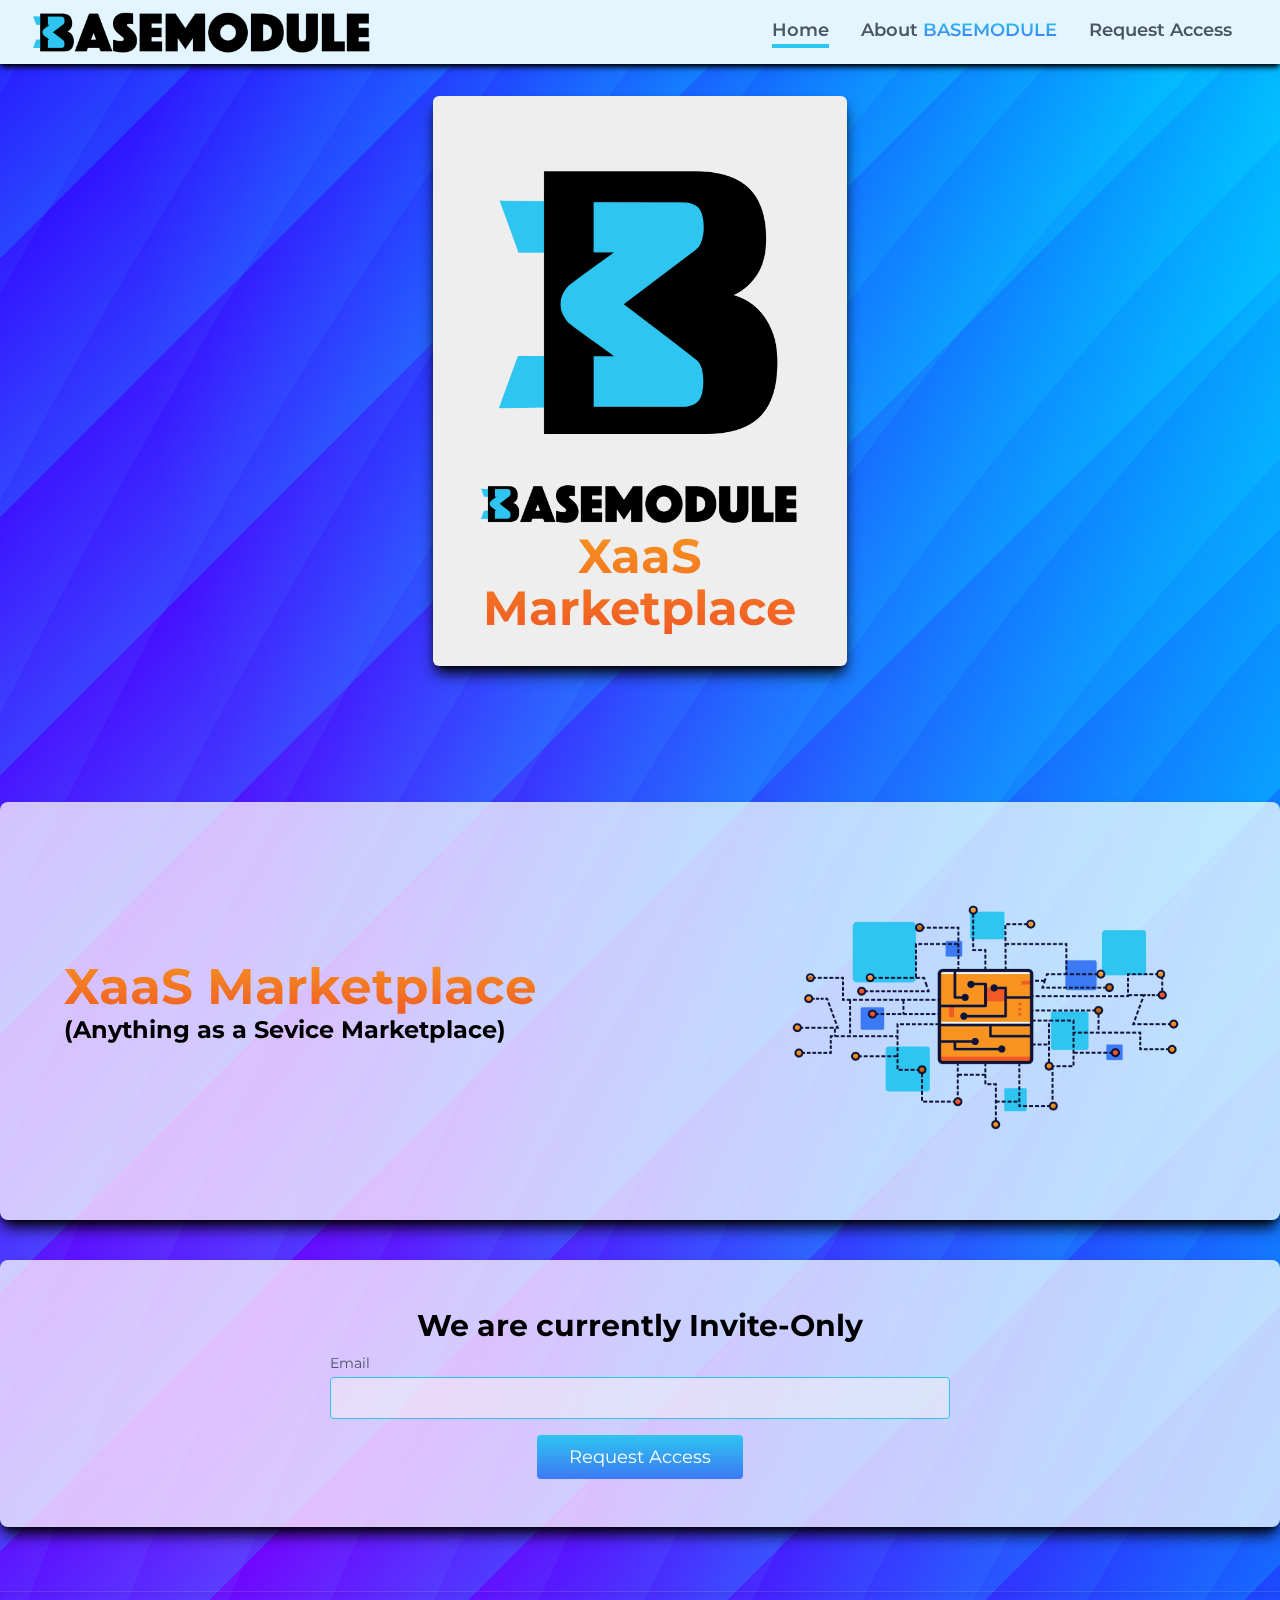
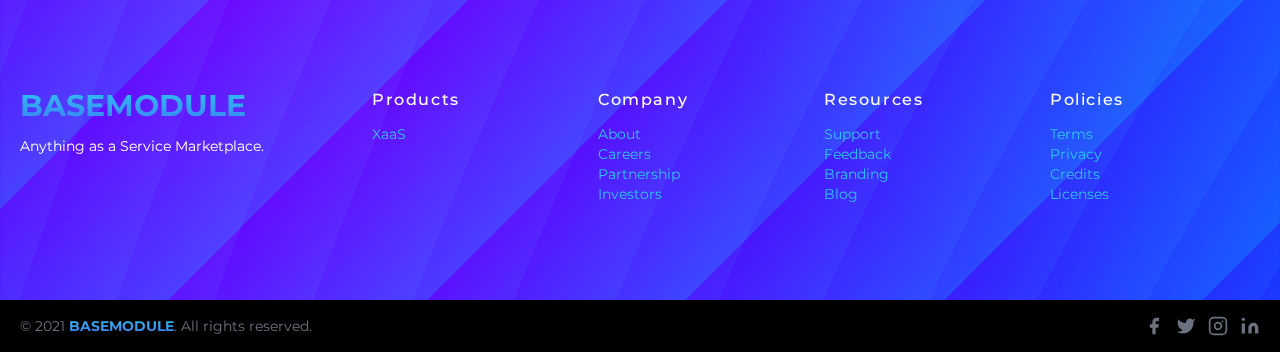
<file: index.html>
<!doctype html>
<html class="scroll-smooth" lang="en">

<head>
  <meta charset="UTF-8">
  <meta name="viewport" content="width=device-width, initial-scale=1.0">
  <link rel="apple-touch-icon" sizes="57x57" href="./assets/images/favicon/apple-icon-57x57.png">
  <link rel="apple-touch-icon" sizes="60x60" href="./assets/images/favicon/apple-icon-60x60.png">
  <link rel="apple-touch-icon" sizes="72x72" href="./assets/images/favicon/apple-icon-72x72.png">
  <link rel="apple-touch-icon" sizes="76x76" href="./assets/images/favicon/apple-icon-76x76.png">
  <link rel="apple-touch-icon" sizes="114x114" href="./assets/images/favicon/apple-icon-114x114.png">
  <link rel="apple-touch-icon" sizes="120x120" href="./assets/images/favicon/apple-icon-120x120.png">
  <link rel="apple-touch-icon" sizes="144x144" href="./assets/images/favicon/apple-icon-144x144.png">
  <link rel="apple-touch-icon" sizes="152x152" href="./assets/images/favicon/apple-icon-152x152.png">
  <link rel="apple-touch-icon" sizes="180x180" href="./assets/images/favicon/apple-icon-180x180.png">
  <link rel="icon" type="image/png" sizes="192x192" href="./assets/images/favicon/android-icon-192x192.png">
  <link rel="icon" type="image/png" sizes="32x32" href="./assets/images/favicon/favicon-32x32.png">
  <link rel="icon" type="image/png" sizes="96x96" href="./assets/images/favicon/favicon-96x96.png">
  <link rel="icon" type="image/png" sizes="16x16" href="./assets/images/favicon/favicon-16x16.png">
  <link rel="manifest" href="./assets/images/favicon/manifest.json">
  <meta name="msapplication-TileColor" content="#ffffff">
  <meta name="msapplication-TileImage" content="./assets/images/favicon/ms-icon-144x144.png">
  <meta name="theme-color" content="#ffffff">



  <title>BASEMODULE - AaaS (Anything as a Services)</title>
  <meta name="description" content="BasedModule Anything as a Service Marketplace" />
  <meta name="author" content="BASEMODULE" />

  <!-- Twitter tags -->
  <meta name="twitter:title" content="BasedModule Anything as a Service" />
  <meta name="twitter:description" content="BasedModule Anything as a Service" />
  <meta name="twitter:site" content="@basemodule" />
  <meta name="twitter:creator" content="@iih_uae" />
  <meta property="twitter:image" content="https://www.basemodule.com/assets/images/logo/logo_black.png" />
  <meta property="twitter:image:width" content="1200" />
  <meta property="twitter:image:height" content="1200" />

  <!-- Open Graph / Facebook tags-->
  <meta name="og:title" content="BasedModule Anything as a Service" />
  <meta name="og:description" content="BasedModule Anything as a Service" />
  <meta property="og:url" content="https://www.basemodule.com" />
  <meta property="og:site_name" content="BaseModule" />
  <meta property="og:image" content="ttps://www.basemodule.com/assets/images/logo/logo_black.png" />
  <meta property="og:image:width" content="1200" />
  <meta property="og:image:height" content="1200" />

  <meta property="og:type" content="Website" />

  <link rel="preconnect" href="https://fonts.googleapis.com">
  <link rel="preconnect" href="https://fonts.gstatic.com" crossorigin>
  <link href="https://fonts.googleapis.com/css2?family=Montserrat:wght@400;700&display=swap" rel="stylesheet">


  <link href="./assets/styles/basemodule.css" rel="stylesheet">
  <!-- <script src="https://www.google.com/recaptcha/api.js?render=6LdBZawgAAAAAGZZ281HuVpjTg5jbeVZSDK6ki7J"></script> -->
  <script src=" https://cdn.polyfill.io/v2/polyfill.js?features=IntersectionObserver"></script>
  <style type="text/css">
    @import url('https://fonts.googleapis.com/css2?family=Montserrat:wght@400;700&display=swap');
  </style>
</head>
<!-- class="dark:bg-gray-800 dark:text-gray-200" -->

<body
  class="bg-dtheme xs:text-[20px] xs:leading-[27px] text-[16px] leading-[23px] font-normal text-gray-600 transition-colors duration-200 ease-in-out"
  style="background: repeating-linear-gradient(315deg, #00FFFF2E 92%, #073AFF00 100%),repeating-radial-gradient(75% 75% at 238% 218%, #00FFFF12 30%, #073AFF14 39%),radial-gradient(99% 99% at 109% 2%, #00C9FFFF 0%, #073AFF00 100%),radial-gradient(99% 99% at 21% 78%, #7B00FFFF 0%, #073AFF00 100%),radial-gradient(160% 154% at 711px -303px, #2000FFFF 0%, #073AFFFF 100%);">


  <header>
    <nav class="
         flex flex-wrap
         items-center
         justify-between
         w-full
         py-4
         lg:py-0
         px-4
         fixed
         top-0
         z-10
         shadow-md  
         shadow-black             
         bg-dnav  
       ">

      <div>

        <a class="flex font-smf text-3xl  font-extrabold text-white js-show-on-scroll" href="#" data-animate-type="motion-safe:animate-fade-right">
          <title>BaseModule - Anything as a Service (AaaS)</title>
          <img alt="logo" class="w-full  h-14 sm:block hidden" src="./assets/images/logo/basemodule-logo-black.png">
          <img alt="logo" class="w-full  h-14 sm:hidden block" src="./assets/images/logo/logo_black.png">

         
        </a>

      </div>

      <svg xmlns="http://www.w3.org/2000/svg" id="menu-button" class="flex-none h-6 w-6 cursor-pointer lg:hidden block"
        fill="none" viewBox="0 0 24 24" stroke="currentColor">
        <path stroke-linecap="round" stroke-linejoin="round" stroke-width="2" d="M4 6h16M4 12h16M4 18h16" />
      </svg>

      <div class="hidden w-full lg:flex lg:place-items-start lg:w-auto" id="menu">
        <ul class="
             pt-4
             text-base 
             font-semibold
             lg:flex
             lg:justify-between 
             lg:pt-0
             js-show-on-scroll
            " data-animate-type="motion-safe:animate-fade-left">
          <li>
            <div class="flex flex-col items-center text-center justify-center md:pr-8">
              <a class=" hover:text-primary2 focus:text-primary1" href="#home-section" id="home">
                <h2 class=" title-font mt-4 text-lg">Home</h2>

              </a>
              <div id="menu1-underline" class="w-full h-1 bg-primary1 mb-4"></div>
            </div>
          </li>
          <li>
            <div class="flex flex-col items-center text-center justify-center md:pr-8 ">
              <a class="hover:text-primary2 focus:text-primary1" href="#about-section" id="about">
                <h2 class=" title-font mt-4 text-lg">About <span
                    class=" text-transparent bg-clip-text bg-gradient-to-b from-primary1 to-primary2">BASEMODULE</span>
                </h2>
              </a>
              <div id="menu2-underline" class="w-full h-1 bg-primary1  mb-4 hidden "></div>
            </div>

          </li>
          <li>
            <div class="flex flex-col items-center text-center justify-center md:pr-8">
              <a class="hover:text-primary2 focus:text-primary1" href="#product-section" id="product">
                <h2 class=" title-font mt-4 text-lg">Request Access</h2>
              </a>
              <div id="menu3-underline" class="w-full h-1 bg-primary1  mb-4 hidden"></div>
            </div>

          </li>



          <!-- <li>
            <div class="flex flex-col items-center text-center justify-center md:pr-8">
              <button id="colorswitch" name="colorswitch" aria-label="Change Theme"
                class="items-center mt-4 bg-gray-100 border-0 py-1 px-1 focus:outline-none hover:bg-gray-800 dark:hover:bg-gray-200  rounded-full text-base  dark:bg-gray-800 dark:text-gray-100 ">
                <svg id="icon-contrast" version="1.1" xmlns="http://www.w3.org/2000/svg"
                  xmlns:xlink="http://www.w3.org/1999/xlink" class="h-6 w-6" viewBox="0 0 20 20"
                  enable-background="new 0 0 20 20" xml:space="preserve">
                  <path d="M10,20C4.5,20,0,15.5,0,10S4.5,0,10,0s10,4.5,10,10S15.5,20,10,20z M10,2c-4.4,0-8,3.6-8,8s3.6,8,8,8s8-3.6,8-8S14.4,2,10,2
                          z" />
                  <path fill="#ea3970" class="contrast" d="M10,4v12c3.3,0,6-2.7,6-6S13.3,4,10,4z" />
                </svg>

              </button>

            </div>
          </li> !-->
        </ul>

      </div>


    </nav>



  </header>



  <!-- Alert section start -->
  <!--
  <div id="mainAlert" class="text-center py-4 lg:px-4  my-14">
    <div class="p-2 bg-indigo-800 items-center text-indigo-100 leading-none lg:rounded-full flex lg:inline-flex" role="alert">
      <span class="flex rounded-full bg-indigo-500 uppercase px-2 py-1 text-xs font-bold mr-3">New</span>
      <span class="font-semibold mr-2 text-left flex-auto"></span>
      <svg class="fill-current opacity-75 h-4 w-4" xmlns="http://www.w3.org/2000/svg" viewBox="0 0 20 20"><path d="M12.95 10.707l.707-.707L8 4.343 6.586 5.757 10.828 10l-4.242 4.243L8 15.657l4.95-4.95z"/></svg>
     
        <svg class="fill-current h-6 w-6 text-pribg-primary1" role="button" onclick="closeAlert('mainAlert')" xmlns="http://www.w3.org/2000/svg" viewBox="0 0 20 20"><title>Close</title><path d="M14.348 14.849a1.2 1.2 0 0 1-1.697 0L10 11.819l-2.651 3.029a1.2 1.2 0 1 1-1.697-1.697l2.758-3.15-2.759-3.152a1.2 1.2 0 1 1 1.697-1.697L10 8.183l2.651-3.031a1.2 1.2 0 1 1 1.697 1.697l-2.758 3.152 2.758 3.15a1.2 1.2 0 0 1 0 1.698z"/></svg>
     
    </div>
  </div>
  -->
  <!-- Alert section end -->

  <!--Hero Section start-->

  <!--background-image: 
  radial-gradient(at 0% 0%, hsla(0,0%,9%,1) 0, transparent 50%), 
  radial-gradient(at 50% 0%, hsla(350,96%,43%,1) 0, transparent 50%), 
  radial-gradient(at 100% 0%, hsla(0,0%,9%,1) 0, transparent 50%);-->

  <section class="body-font relative js-show-on-scroll" id="home-section" data-animate-type="motion-safe:animate-fade">


    <div class="container px-5 py-24 mx-auto flex items-center justify-center">

      <div
        class=" w-full  lg:w-1/2 xl:w-1/3   p-8 flex flex-col  mt-10 md:mt-0 relative z-2 rounded-md shadow-lg shadow-black bg-dtheme">


        <div class="relative rounded-full w-full js-show-on-scroll" data-animate-type="motion-safe:animate-fade-right">
          <img alt="logo" class="w-full  " src="./assets/images/logo/logo_black.png">
        </div>
        <img alt="logo" class=" js-show-on-scroll" src="./assets/images/logo/basemodule-logo-black.png" data-animate-type="motion-safe:animate-fade-down"> 
     
        <p class="leading-relaxed font-bold sm:text-[48px] sm:leading-[52px] text-[30px]  text-center  js-show-on-scroll text-transparent bg-clip-text bg-gradient-to-b from-primary3 to-primary4"
          data-animate-type="motion-safe:animate-fade-up">XaaS Marketplace</p>



      </div>
    </div>

  </section>
  <section class="body-font py-10 js-show-on-scroll" id="about-section" data-animate-type="motion-safe:animate-fade">
    <div
      class="container mx-auto flex px-16 py-12 lg:flex-row flex-col items-center  shadow-lg shadow-black rounded-lg  bg-white bg-opacity-75  backdrop-saturate-150 ">
      <div
        class="lg:flex-grow lg:w-1/2 lg:pr-24 md:pr-16 flex flex-col lg:items-start lg:text-left mb-16 lg:mb-0 items-center text-center">
        <h1
          class="title-font font-bold mb-4 text-[20px] md:text-2xl text-black  justify-between js-show-on-scroll"
          data-animate-type="motion-safe:animate-fade-right">
              
          <span class="text-transparent bg-clip-text bg-gradient-to-b from-primary3 to-primary4 text-[30px] sm:text-[30px] lg:text-[40px] xl:text-[50px] 2xl:text-[64px]  leading-[30px] sm:leading-[40px] lg:leading-[45px] xl:leading-[55px] 2xl:leading-[70px]">XaaS Marketplace</span><br>
          (Anything as a Sevice Marketplace)

        </h1>

      </div>

      <div class="flex flex-wrap  lg:w-1/2 xl:w-2/5 js-show-on-scroll "
        data-animate-type="motion-safe:animate-fade-left">
        <div class="   ">
          <img alt="gallery" class=" rounded-full w-full h-full object-cover object-center "
            src="./assets/images/bg4.png">
        </div>

      </div>



    </div>


  </section>
  <section class="body-font js-show-on-scroll" id="product-section" data-animate-type="motion-safe:animate-fade"> 
    <div
      class="container px-5 py-12 mb-16 mx-auto  shadow-lg shadow-black rounded-lg  bg-white bg-opacity-75  backdrop-saturate-150">
      <div class="flex flex-wrap -m-4 ">
        <div class="p-4    w-full js-show-on-scroll" data-animate-type="motion-safe:animate-fade-up">

          <div class="flex flex-col text-center w-full">
            <h1 class=" mb-1 font-bold text-black sm:text-3xl">
              We are currently Invite-Only</h1>
          </div>
          <div class="lg:w-1/2 md:w-2/3 mx-auto  ">
            <div class="flex flex-wrap -m-2">


              <div class="p-2 w-full">
                <div class="relative">
                  <label for="email" class="leading-7 text-sm text-gray-600">Email</label>
                  <input type="email" id="email" name="email"
                    class="w-full bg-gray-100 bg-opacity-50 rounded border border-primary1 focus:border-primary2 focus:bg-white focus:ring-2 focus:ring-primary1 text-base outline-none text-gray-700 py-1 px-3 leading-8 transition-colors duration-200 ease-in-out">
                </div>
              </div>

              <div class="p-2 w-full">
                <button
                  class="flex mx-auto text-white bg-gradient-to-t from-primary2 to-primary1 border-0 py-2 px-8 focus:outline-none hover:bg-gradient-to-b rounded text-lg">Request
                  Access</button>
              </div>

            </div>
          </div>
        </div>


      </div>
    </div>
  </section>


  <!-- Footer Start -->
  <footer class=" body-font border-t border-dborder shadow-inner text-white">
    <div
      class="container px-5 py-24 mx-auto flex md:items-center lg:items-start md:flex-row md:flex-nowrap flex-wrap flex-col">
      <div class="w-64 flex-shrink-0 md:mx-0 mx-auto text-center md:text-left">
        <a class="flex title-font font-medium items-center md:justify-start justify-center ">


          <span
            class=" text-3xl font-bold h-10 text-transparent bg-clip-text bg-gradient-to-b from-primary1 to-primary2">BASEMODULE</span>
        </a>
        <p class="mt-2 text-sm ">Anything as a Service Marketplace. </p>
      </div>
      <div class="flex-grow flex flex-wrap md:pl-20 -mb-10 md:mt-0 mt-10 md:text-left text-center text-sm">
        <div class="lg:w-1/4 md:w-1/2 w-full px-4">
          <h2 class="title-font font-medium  tracking-widest text-base mb-3">Products</h2>
          <nav class="list-none mb-10">
            <ul>
              <li>
                <a class="text-primary1 hover:text-primary4">XaaS</a>
              </li>

            </ul>
          </nav>
        </div>
        <div class="lg:w-1/4 md:w-1/2 w-full px-4">
          <h2 class="title-font font-medium  tracking-widest text-base mb-3">Company</h2>
          <nav class="list-none mb-10">
            <ul>
              <li>
                <a class="text-primary1 hover:text-primary4">About</a>
              </li>
              <li>
                <a class="text-primary1 hover:text-primary4">Careers</a>
              </li>
              <li>
                <a class="text-primary1 hover:text-primary4">Partnership </a>
              </li>
              <li>
                <a class="text-primary1 hover:text-primary4"
                  href="mailto:investor@basemodule.com?subject=Investment Details&body=Please send me a copy of your Investment program!">Investors</a>
              </li>
            </ul>
          </nav>
        </div>
        <div class="lg:w-1/4 md:w-1/2 w-full px-4">
          <h2 class="title-font font-medium  tracking-widest text-base mb-3">Resources</h2>
          <nav class="list-none mb-10">
            <ul>
              <li>
                <a class="text-primary1 hover:text-primary4" hre="#">Support</a>
              </li>
              <li>
                <a class="text-primary1 hover:text-primary4">Feedback</a>
              </li>
              <li>
                <a class="text-primary1 hover:text-primary4" href="#">Branding</a>
              </li>
              <li>
                <a class="text-primary1 hover:text-primary4" href="#">Blog</a>
              </li>
            </ul>
          </nav>
        </div>
        <div class="lg:w-1/4 md:w-1/2 w-full px-4">
          <h2 class="title-font font-medium  tracking-widest text-base mb-3">Policies</h2>
          <nav class="list-none mb-10">
            <ul>
              <li>
                <a class="text-primary1 hover:text-primary4">Terms</a>
              </li>
              <li>
                <a class="text-primary1 hover:text-primary4">Privacy</a>
              </li>
              <li>
                <a class="text-primary1 hover:text-primary4">Credits</a>
              </li>
              <li>
                <a class="text-primary1 hover:text-primary4">Licenses</a>
              </li>
            </ul>
          </nav>
        </div>
      </div>
    </div>
    <div class="bg-black">
      <div class="container mx-auto py-4 px-5 flex flex-wrap flex-col sm:flex-row">
        <p class="text-gray-500 text-sm text-center sm:text-left">© 2021 <span
            class=" font-bold text-transparent bg-clip-text bg-gradient-to-b from-primary1 to-primary2">BASEMODULE</span>.
          All rights reserved.

        </p>
        <span class="inline-flex sm:ml-auto sm:mt-0 mt-2 justify-center sm:justify-start">
          <a class="text-gray-500 hover:text-primary1" href="" aria-label="Facebook">
            <svg fill="currentColor" stroke-linecap="round" stroke-linejoin="round" stroke-width="2" class="w-5 h-5"
              viewBox="0 0 24 24">
              <path d="M18 2h-3a5 5 0 00-5 5v3H7v4h3v8h4v-8h3l1-4h-4V7a1 1 0 011-1h3z"></path>
            </svg>
          </a>
          <a class="ml-3 text-gray-500 hover:text-primary1" href="" aria-label="Twitter">
            <svg fill="currentColor" stroke-linecap="round" stroke-linejoin="round" stroke-width="2" class="w-5 h-5"
              viewBox="0 0 24 24">
              <path
                d="M23 3a10.9 10.9 0 01-3.14 1.53 4.48 4.48 0 00-7.86 3v1A10.66 10.66 0 013 4s-4 9 5 13a11.64 11.64 0 01-7 2c9 5 20 0 20-11.5a4.5 4.5 0 00-.08-.83A7.72 7.72 0 0023 3z">
              </path>
            </svg>
          </a>
          <a class="ml-3 text-gray-500 hover:text-primary1" href="" aria-label="Instagram">
            <svg fill="none" stroke="currentColor" stroke-linecap="round" stroke-linejoin="round" stroke-width="2"
              class="w-5 h-5" viewBox="0 0 24 24">
              <rect width="20" height="20" x="2" y="2" rx="5" ry="5"></rect>
              <path d="M16 11.37A4 4 0 1112.63 8 4 4 0 0116 11.37zm1.5-4.87h.01"></path>
            </svg>
          </a>
          <a class="ml-3 text-gray-500 hover:text-primary1" href="" aria-label="Linkedin">
            <svg fill="currentColor" stroke="currentColor" stroke-linecap="round" stroke-linejoin="round"
              stroke-width="0" class="w-5 h-5" viewBox="0 0 24 24">
              <path stroke="none"
                d="M16 8a6 6 0 016 6v7h-4v-7a2 2 0 00-2-2 2 2 0 00-2 2v7h-4v-7a6 6 0 016-6zM2 9h4v12H2z"></path>
              <circle cx="4" cy="4" r="2" stroke="none"></circle>
            </svg>
          </a>
          <!--
          <a class="ml-3 text-gray-500 hover:text-primary1" href="https://discord.gg/AfBAUMxT5G" aria-label="Discord">
            <svg fill="currentColor" stroke="currentColor" stroke-linecap="round" stroke-linejoin="round"
              stroke-width="0" class="w-5 h-5" viewBox="0 0 16 15">
              <path
                d="M13.545 2.907a13.227 13.227 0 0 0-3.257-1.011.05.05 0 0 0-.052.025c-.141.25-.297.577-.406.833a12.19 12.19 0 0 0-3.658 0 8.258 8.258 0 0 0-.412-.833.051.051 0 0 0-.052-.025c-1.125.194-2.22.534-3.257 1.011a.041.041 0 0 0-.021.018C.356 6.024-.213 9.047.066 12.032c.001.014.01.028.021.037a13.276 13.276 0 0 0 3.995 2.02.05.05 0 0 0 .056-.019c.308-.42.582-.863.818-1.329a.05.05 0 0 0-.01-.059.051.051 0 0 0-.018-.011 8.875 8.875 0 0 1-1.248-.595.05.05 0 0 1-.02-.066.051.051 0 0 1 .015-.019c.084-.063.168-.129.248-.195a.05.05 0 0 1 .051-.007c2.619 1.196 5.454 1.196 8.041 0a.052.052 0 0 1 .053.007c.08.066.164.132.248.195a.051.051 0 0 1-.004.085 8.254 8.254 0 0 1-1.249.594.05.05 0 0 0-.03.03.052.052 0 0 0 .003.041c.24.465.515.909.817 1.329a.05.05 0 0 0 .056.019 13.235 13.235 0 0 0 4.001-2.02.049.049 0 0 0 .021-.037c.334-3.451-.559-6.449-2.366-9.106a.034.034 0 0 0-.02-.019Zm-8.198 7.307c-.789 0-1.438-.724-1.438-1.612 0-.889.637-1.613 1.438-1.613.807 0 1.45.73 1.438 1.613 0 .888-.637 1.612-1.438 1.612Zm5.316 0c-.788 0-1.438-.724-1.438-1.612 0-.889.637-1.613 1.438-1.613.807 0 1.451.73 1.438 1.613 0 .888-.631 1.612-1.438 1.612Z" />
              <circle cx="4" cy="4" r="2" stroke="none"></circle>
            </svg>
          </a>-->
        </span>
      </div>
    </div>
  </footer>

  <script>




    function closeAlert(id) {
      let element = document.getElementById(id);
      element.remove();
    }
    const button = document.querySelector('#menu-button');
    const menu = document.querySelector('#menu');


    button.addEventListener('click', () => {
      menu.classList.toggle('hidden');
    });


    const menu0 = document.querySelector('#home');
    menu0.addEventListener('click', () => {
      menu.classList.add('hidden');
      hideUnderline('#menu1-underline');
      var anchor = document.querySelector('#hoome-section');
      anchor.scrollIntoView();


    });


    const menu1 = document.querySelector('#about');
    menu1.addEventListener('click', () => {
      menu.classList.add('hidden');
      hideUnderline('#menu2-underline');
      var anchor = document.querySelector('#about-section');
      anchor.scrollIntoView();


    });

    const menu2 = document.querySelector('#product');
    menu2.addEventListener('click', () => {
      menu.classList.add('hidden');
      hideUnderline('#menu3-underline');
      var anchor = document.querySelector('#product-section');
      anchor.scrollIntoView();


    });




    function hideUnderline(selected_menu) {
      for (var i = 1; i <= 3; i++) {
        var menu_underline = document.querySelector('#menu' + i + '-underline');
        menu_underline.classList.add('hidden');
      }
      var menu_underline = document.querySelector(selected_menu);
      menu_underline.classList.remove('hidden');
    }


    //Animation Start

     // Start of IntersectionObserver

    // small polyfill for Microsoft Edge 15 isIntersecting property
    // see https://github.com/WICG/IntersectionObserver/issues/211#issuecomment-309144669
    if ('IntersectionObserver' in window &&
      'IntersectionObserverEntry' in window &&
      'intersectionRatio' in window.IntersectionObserverEntry.prototype &&
      !('isIntersecting' in IntersectionObserverEntry.prototype)) {

      Object.defineProperty(window.IntersectionObserverEntry.prototype, 'isIntersecting', {
        get: function () {
          return this.intersectionRatio > 0
        }
      })
    }

    // Callback for IntersectionObserver
    const callback = function (entries) {
      entries.forEach(entry => {
        const animationType = entry.target.dataset.animateType;

        // Is the element in the viewport?
        if (entry.isIntersecting) {

          // Add the fadeIn class:
          entry.target.classList.add(animationType);

           // show the element
           //target.classList.remove("opacity-0");
        } else {

          // Otherwise remove the fadein class
          entry.target.classList.remove(animationType);
        }
      });
    };

    // Get all the elements you want to show on scroll
    const targets = document.querySelectorAll(".js-show-on-scroll");

    // Set up a new observer
    let observer = new IntersectionObserver(callback,{
      rootMargin: "-150px"
    });

    // Loop through each of the target
    targets.forEach(function (target) {
      // Hide the element
      //target.classList.add("opacity-0");

      // Add the element to the watcher
      observer.observe(target);
    });
    

    
    //EOF IntersectionObserver


    //Recaptcha

    /*
    grecaptcha.ready(function () {
      grecaptcha.execute('6LdBZawgAAAAAGZZ281HuVpjTg5jbeVZSDK6ki7J', { action: 'submit' }).then(function (token) {
        // Add your logic to submit to your backend server here.

        console.log('TOKEN', token);
        document.getElementById('tokenF').value = token;
      });
    });
*/


  </script>


  <!-- <script type="text/javascript" src="./assets/scripts/connect.js"> </script> -->
</body>

</html>
</file>
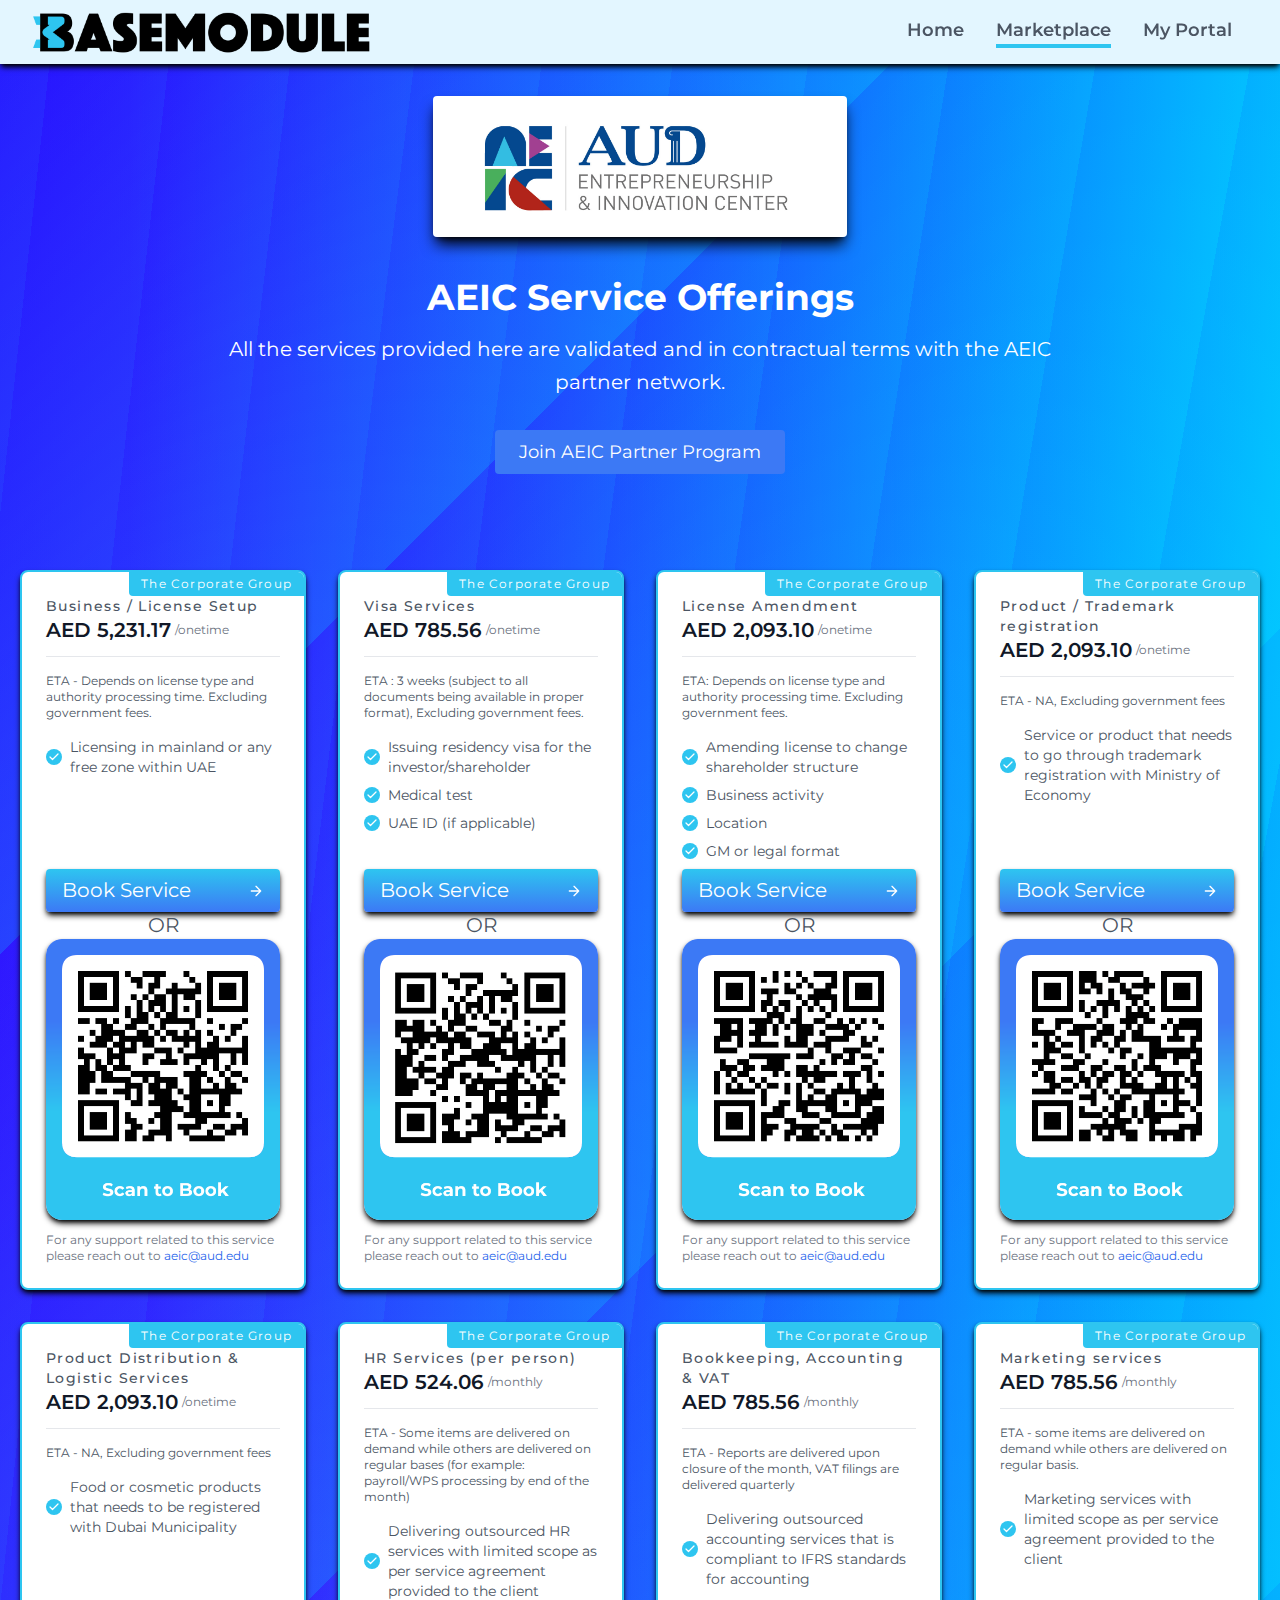
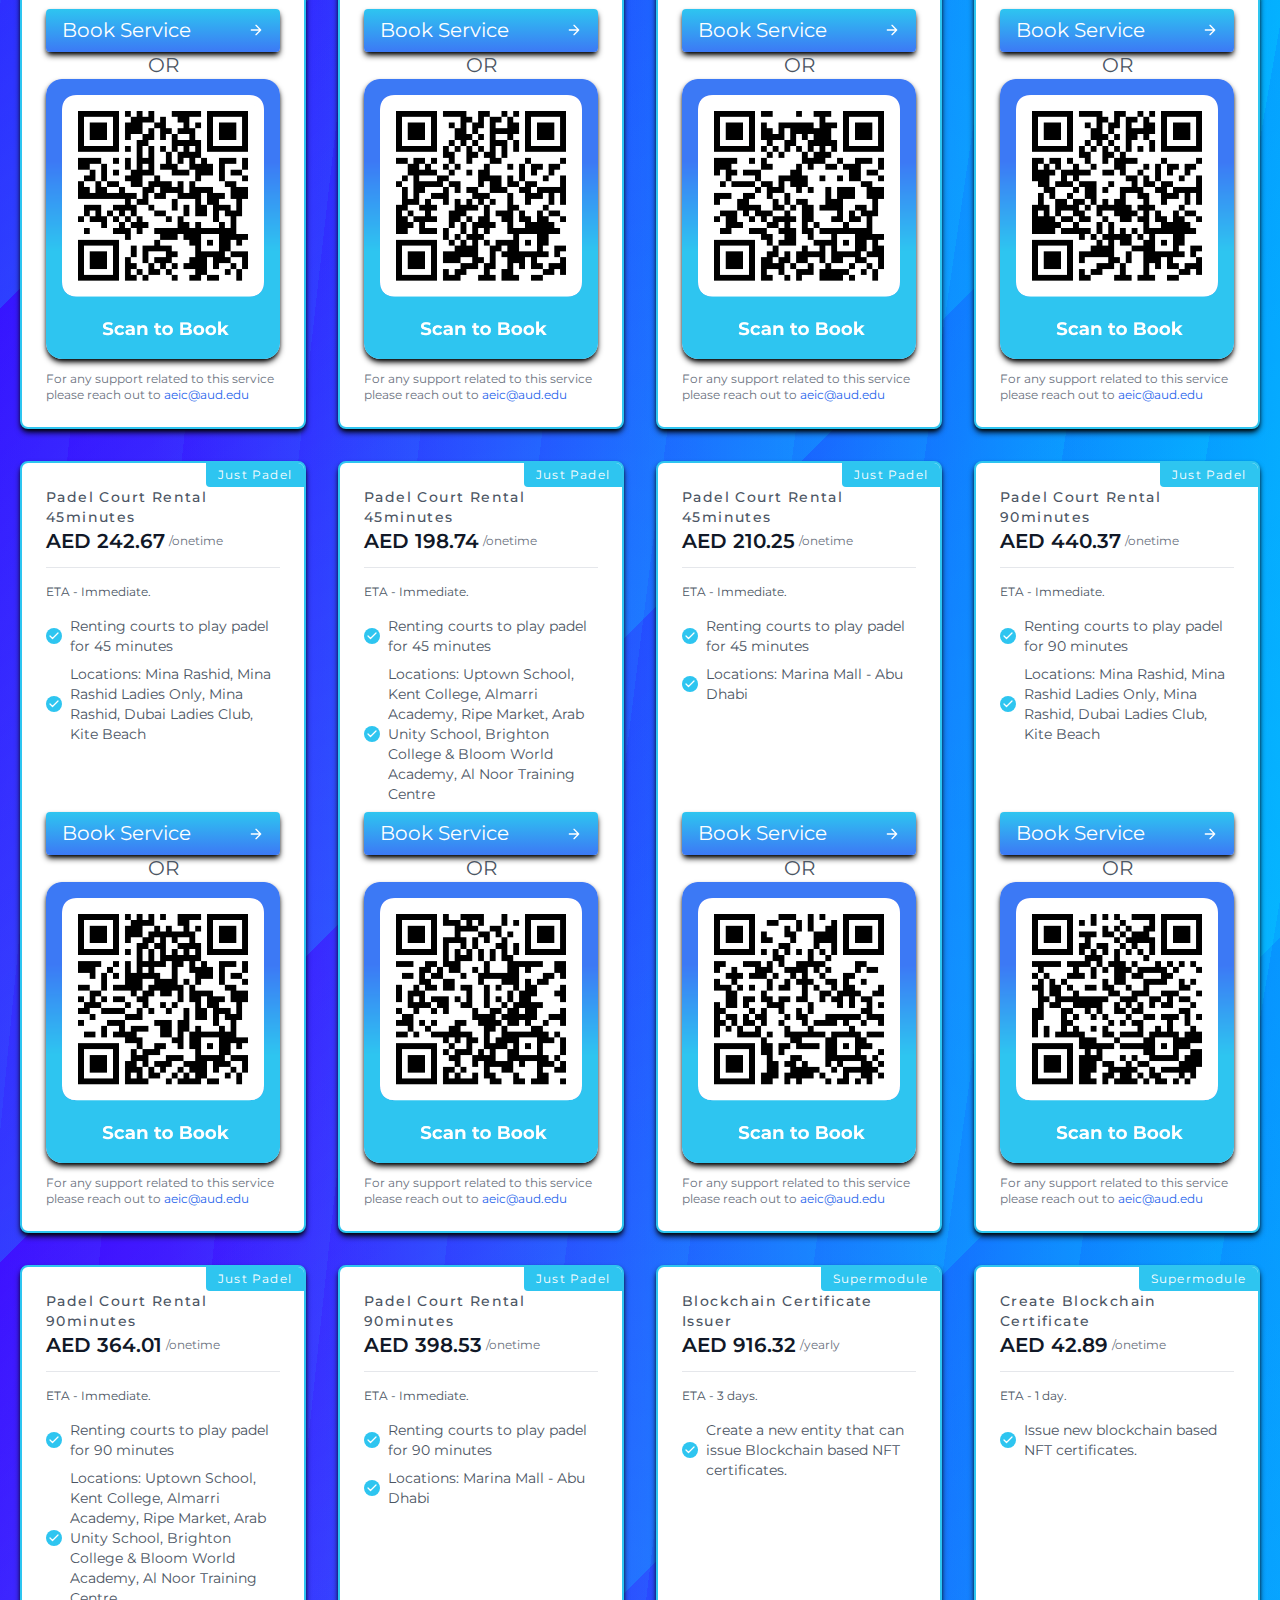
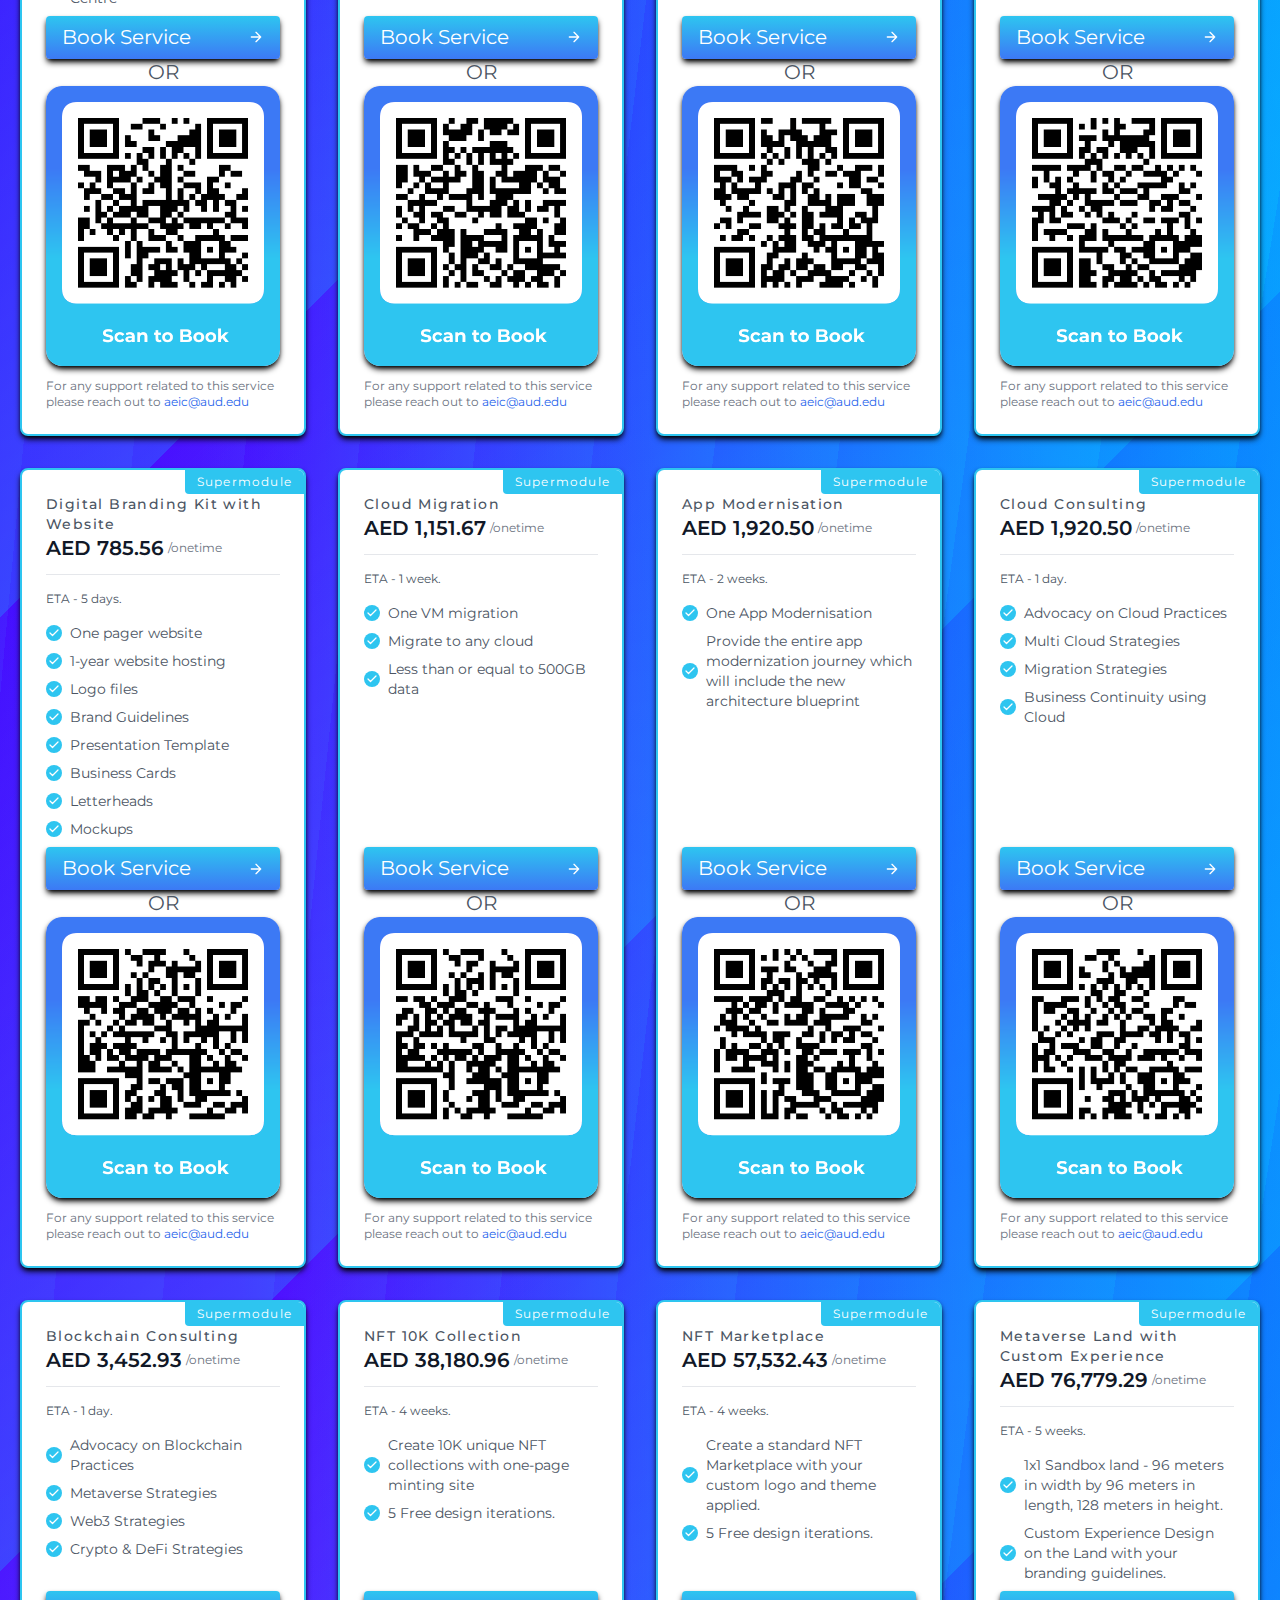
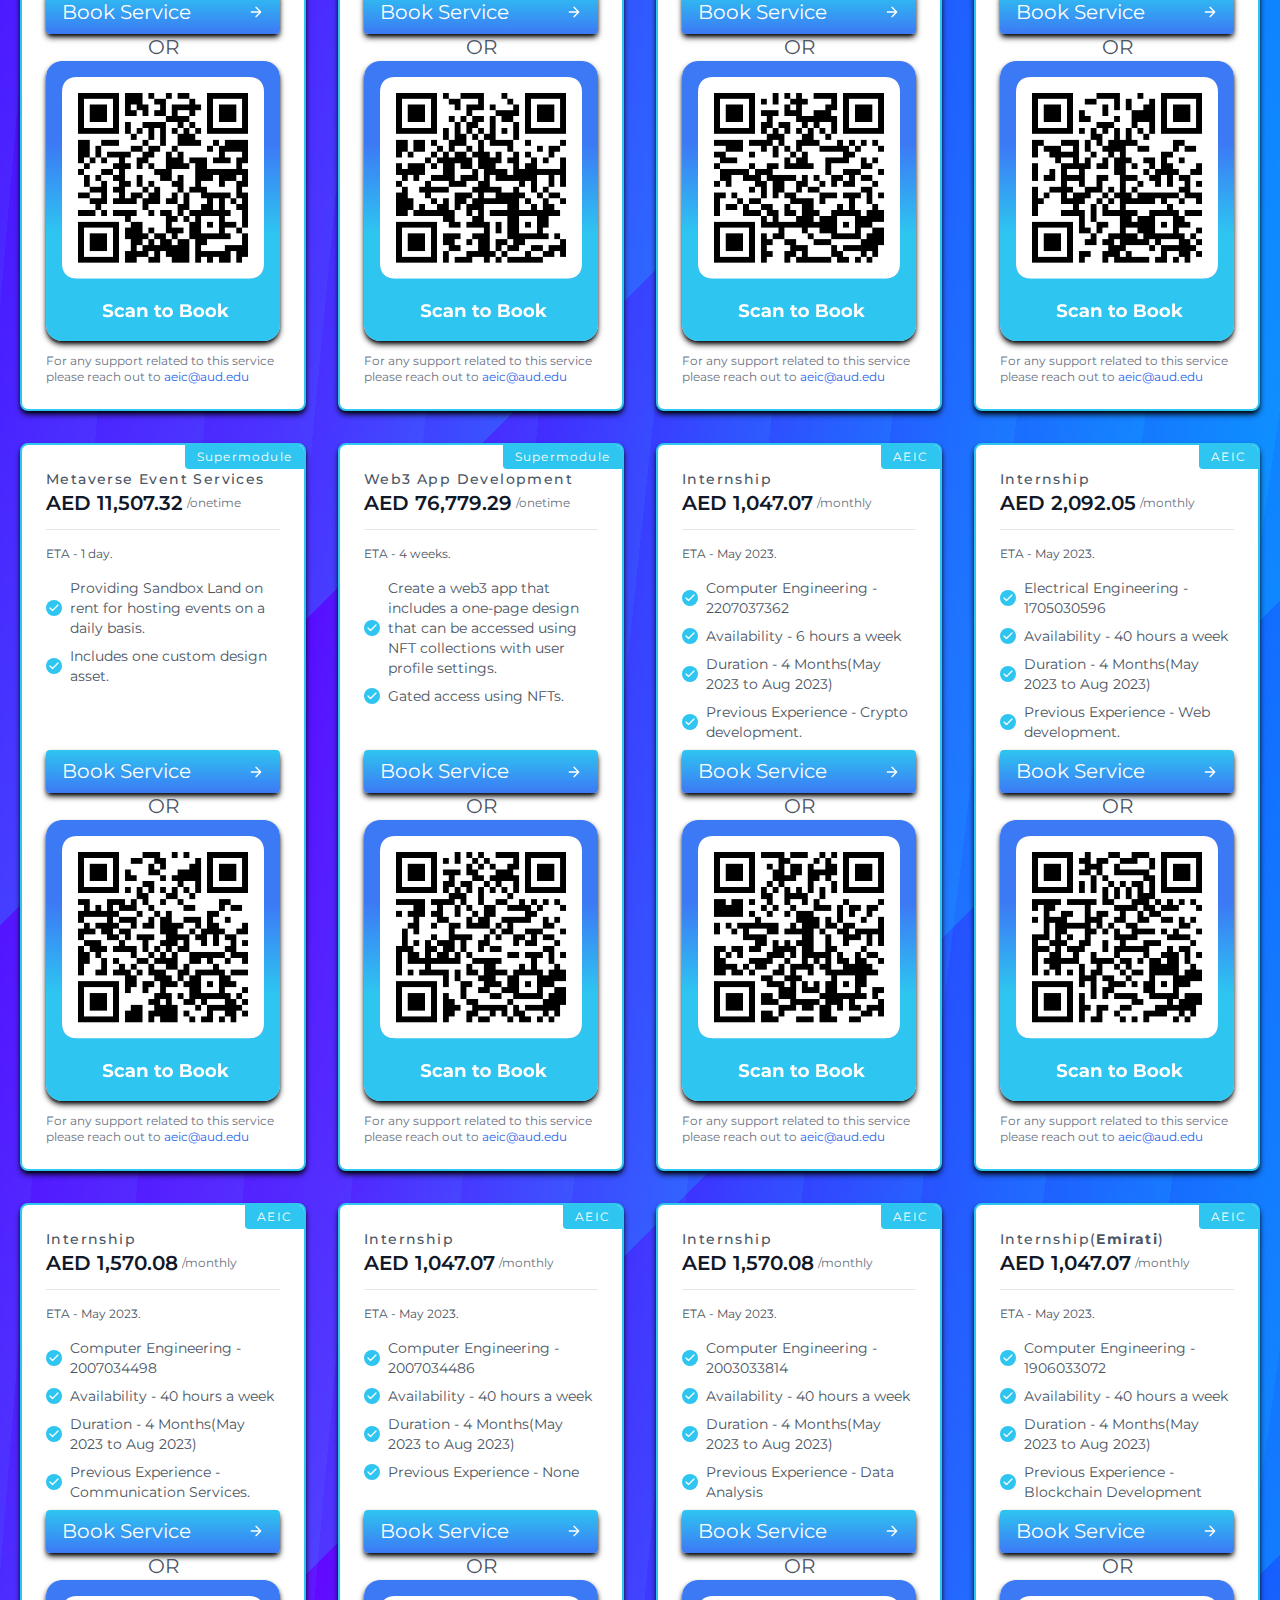
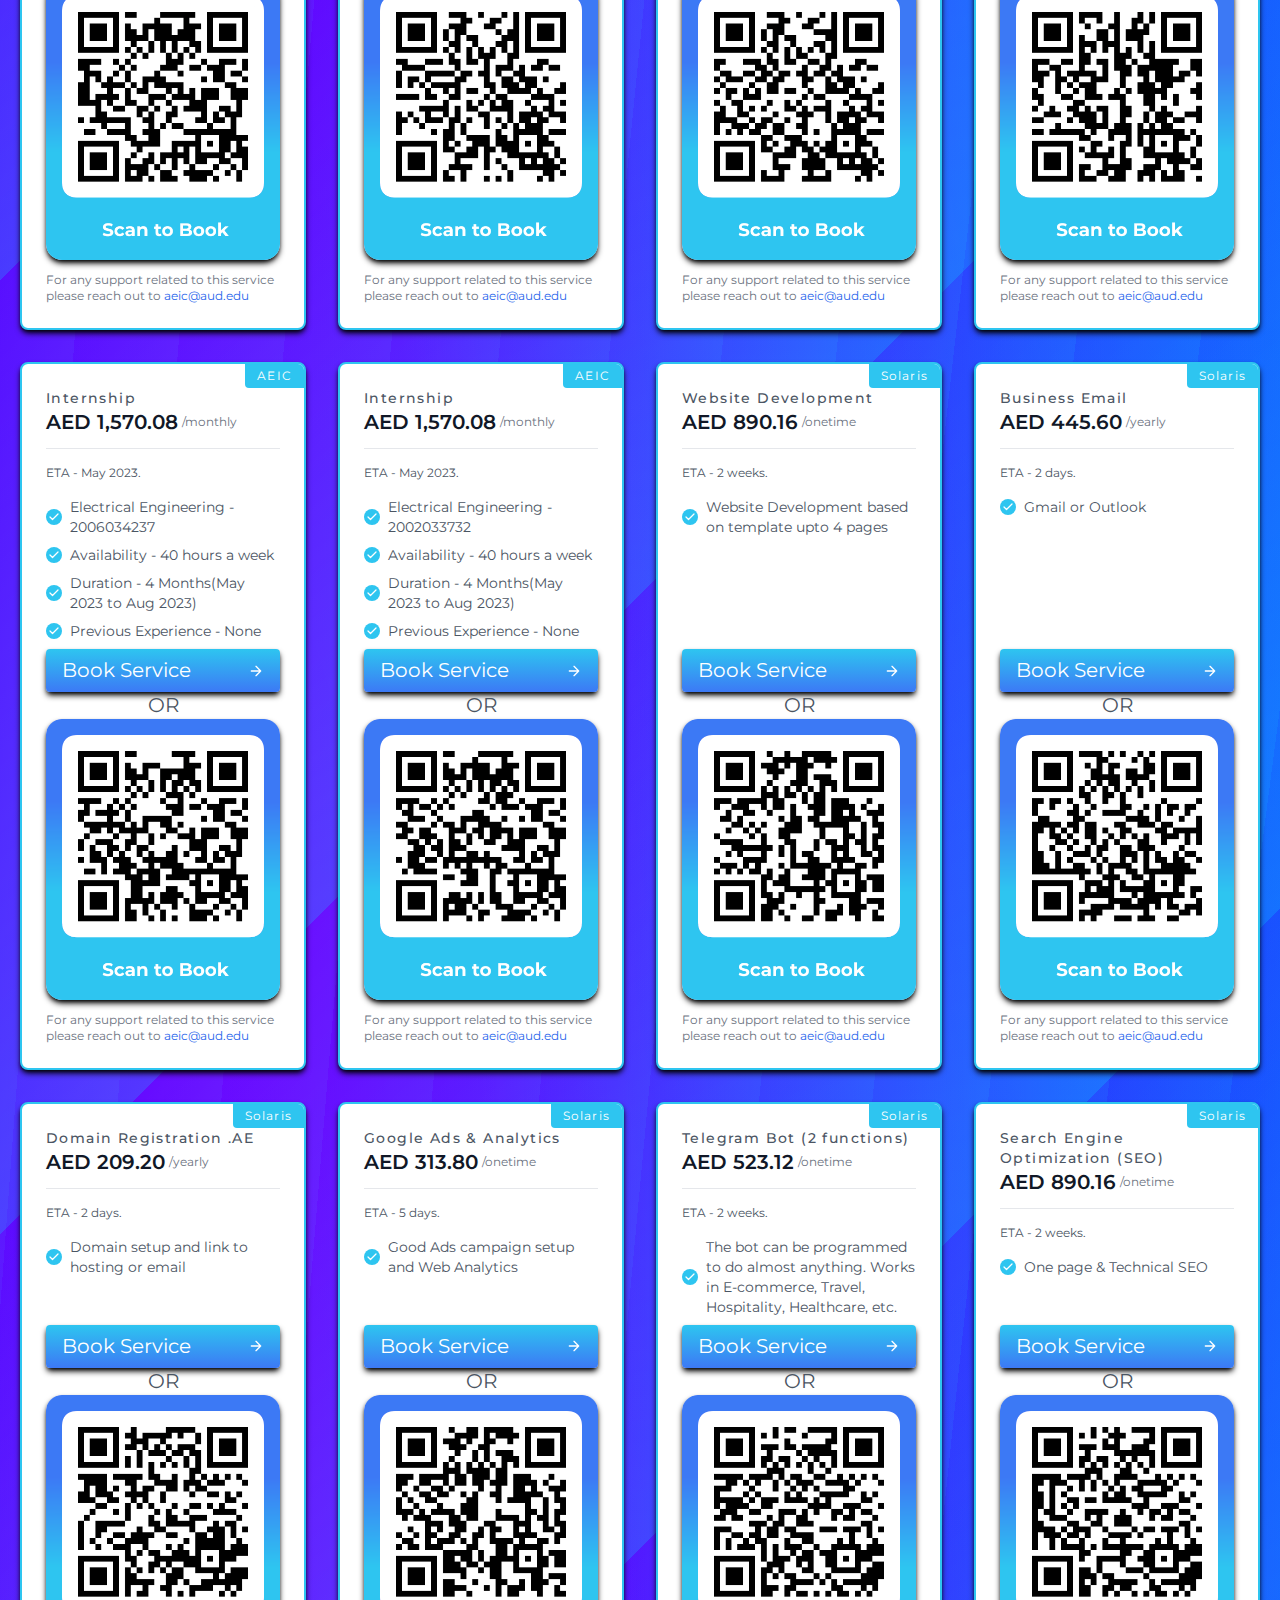
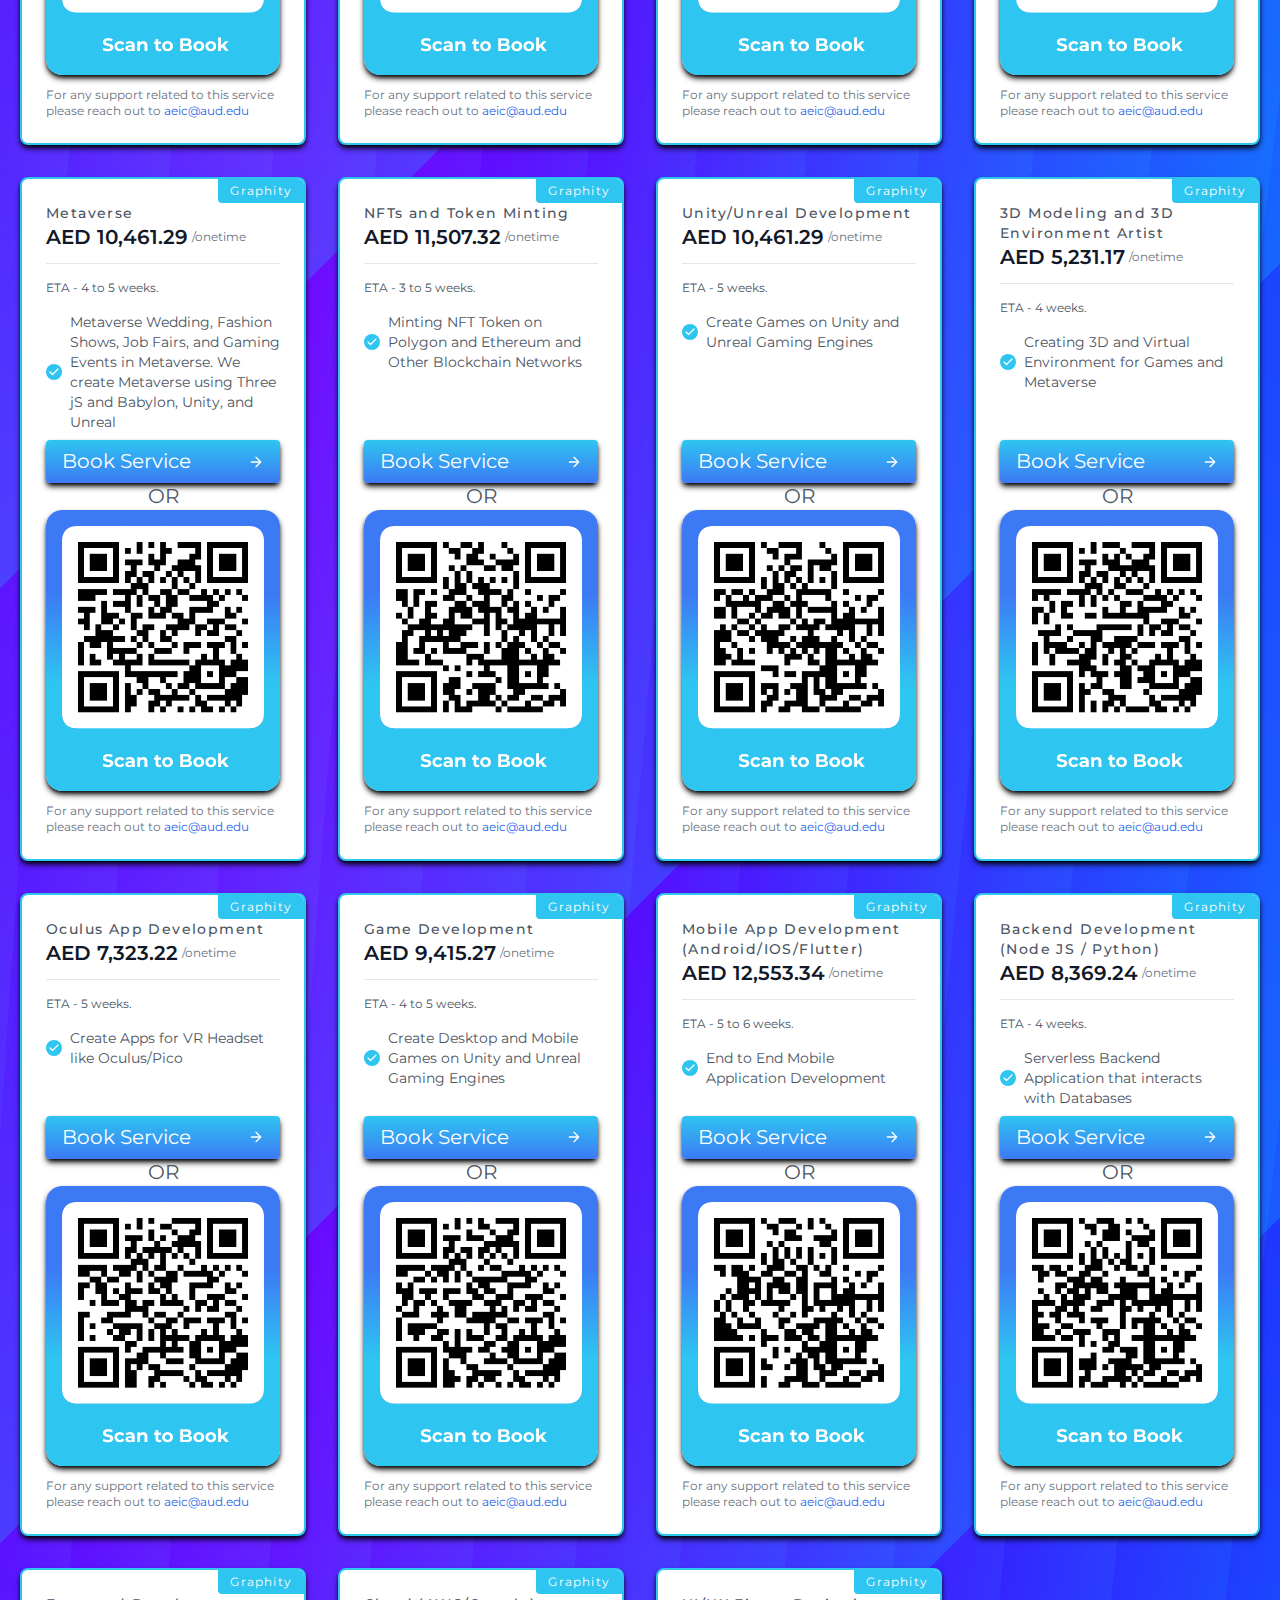
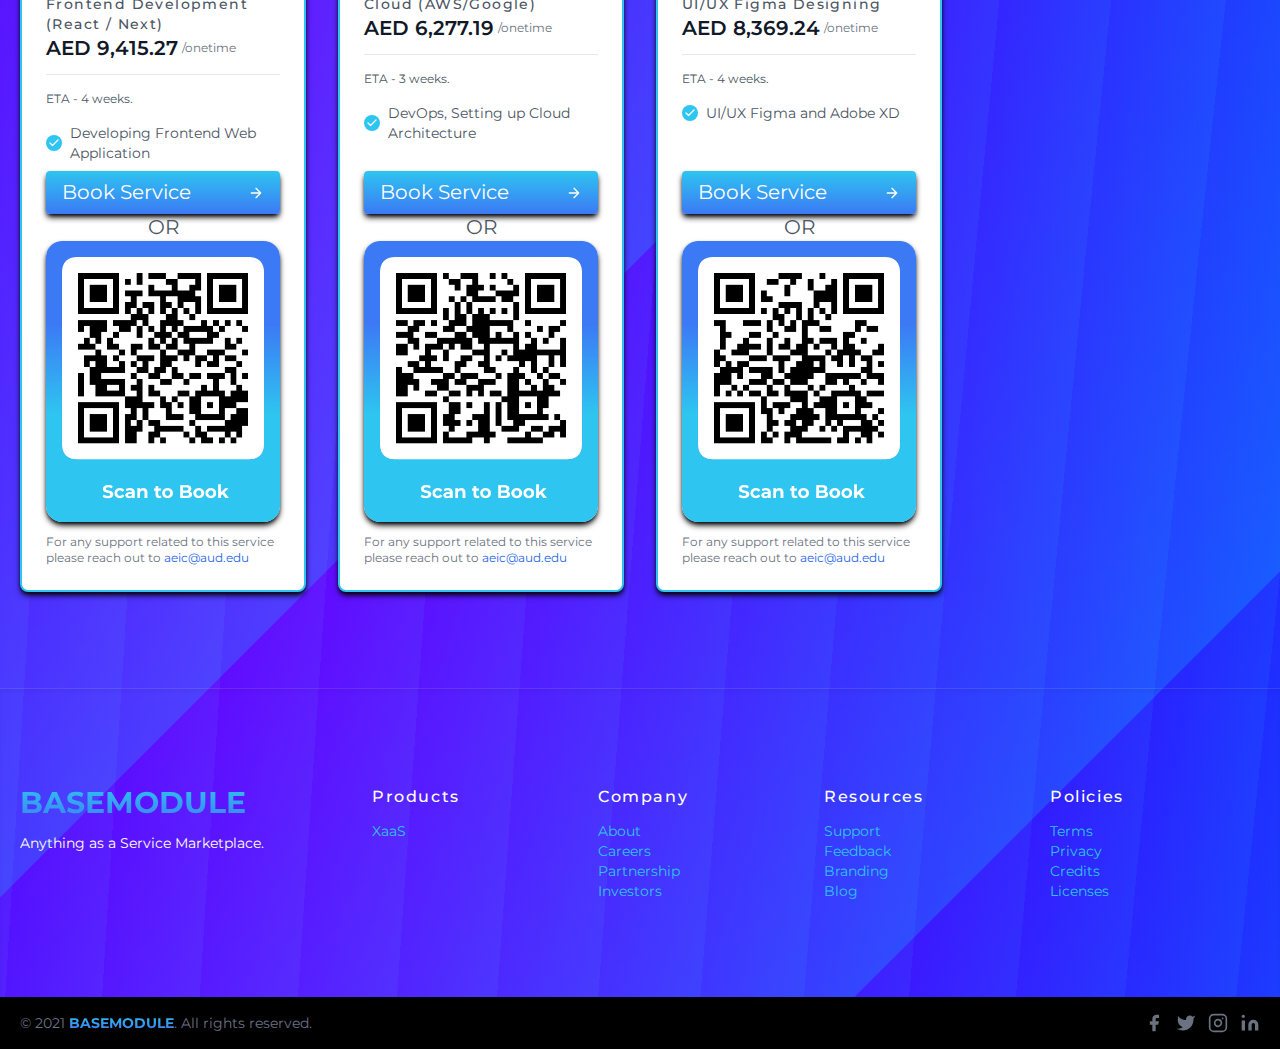
<file: marketplace.html>
<!doctype html>
<html class="scroll-smooth" lang="en">

<head>
  <meta charset="UTF-8">
  <meta name="viewport" content="width=device-width, initial-scale=1.0">
  <link rel="apple-touch-icon" sizes="57x57" href="./assets/images/favicon/apple-icon-57x57.png">
  <link rel="apple-touch-icon" sizes="60x60" href="./assets/images/favicon/apple-icon-60x60.png">
  <link rel="apple-touch-icon" sizes="72x72" href="./assets/images/favicon/apple-icon-72x72.png">
  <link rel="apple-touch-icon" sizes="76x76" href="./assets/images/favicon/apple-icon-76x76.png">
  <link rel="apple-touch-icon" sizes="114x114" href="./assets/images/favicon/apple-icon-114x114.png">
  <link rel="apple-touch-icon" sizes="120x120" href="./assets/images/favicon/apple-icon-120x120.png">
  <link rel="apple-touch-icon" sizes="144x144" href="./assets/images/favicon/apple-icon-144x144.png">
  <link rel="apple-touch-icon" sizes="152x152" href="./assets/images/favicon/apple-icon-152x152.png">
  <link rel="apple-touch-icon" sizes="180x180" href="./assets/images/favicon/apple-icon-180x180.png">
  <link rel="icon" type="image/png" sizes="192x192" href="./assets/images/favicon/android-icon-192x192.png">
  <link rel="icon" type="image/png" sizes="32x32" href="./assets/images/favicon/favicon-32x32.png">
  <link rel="icon" type="image/png" sizes="96x96" href="./assets/images/favicon/favicon-96x96.png">
  <link rel="icon" type="image/png" sizes="16x16" href="./assets/images/favicon/favicon-16x16.png">
  <link rel="manifest" href="./assets/images/favicon/manifest.json">
  <meta name="msapplication-TileColor" content="#ffffff">
  <meta name="msapplication-TileImage" content="./assets/images/favicon/ms-icon-144x144.png">
  <meta name="theme-color" content="#ffffff">



  <title>BASEMODULE - AaaS (Anything as a Services)</title>
  <meta name="description" content="BasedModule Anything as a Service Marketplace" />
  <meta name="author" content="BASEMODULE" />

  <!-- Twitter tags -->
  <meta name="twitter:title" content="BasedModule Anything as a Service" />
  <meta name="twitter:description" content="BasedModule Anything as a Service" />
  <meta name="twitter:site" content="@basemodule" />
  <meta name="twitter:creator" content="@iih_uae" />
  <meta property="twitter:image" content="https://www.basemodule.com/assets/images/logo/logo_black.png" />
  <meta property="twitter:image:width" content="1200" />
  <meta property="twitter:image:height" content="1200" />

  <!-- Open Graph / Facebook tags-->
  <meta name="og:title" content="BasedModule Anything as a Service" />
  <meta name="og:description" content="BasedModule Anything as a Service" />
  <meta property="og:url" content="https://www.basemodule.com" />
  <meta property="og:site_name" content="BaseModule" />
  <meta property="og:image" content="ttps://www.basemodule.com/assets/images/logo/logo_black.png" />
  <meta property="og:image:width" content="1200" />
  <meta property="og:image:height" content="1200" />

  <meta property="og:type" content="Website" />

  <link rel="preconnect" href="https://fonts.googleapis.com">
  <link rel="preconnect" href="https://fonts.gstatic.com" crossorigin>
  <link href="https://fonts.googleapis.com/css2?family=Montserrat:wght@400;700&display=swap" rel="stylesheet">


  <link href="./assets/styles/basemodule.css" rel="stylesheet">
  <!-- <script src="https://www.google.com/recaptcha/api.js?render=6LdBZawgAAAAAGZZ281HuVpjTg5jbeVZSDK6ki7J"></script> -->
  <script src=" https://cdn.polyfill.io/v2/polyfill.js?features=IntersectionObserver"></script>
  <style type="text/css">
    @import url('https://fonts.googleapis.com/css2?family=Montserrat:wght@400;700&display=swap');
  </style>
</head>
<!-- class="dark:bg-gray-800 dark:text-gray-200" -->

<body
  class="bg-dtheme xs:text-[20px] xs:leading-[27px] text-[16px] leading-[23px] font-normal text-gray-600 transition-colors duration-200 ease-in-out"
  style="background: repeating-linear-gradient(315deg, #00FFFF2E 92%, #073AFF00 100%),repeating-radial-gradient(75% 75% at 238% 218%, #00FFFF12 30%, #073AFF14 39%),radial-gradient(99% 99% at 109% 2%, #00C9FFFF 0%, #073AFF00 100%),radial-gradient(99% 99% at 21% 78%, #7B00FFFF 0%, #073AFF00 100%),radial-gradient(160% 154% at 711px -303px, #2000FFFF 0%, #073AFFFF 100%);">


  <header>
    <nav class="
         flex flex-wrap
         items-center
         justify-between
         w-full
         py-4
         lg:py-0
         px-4
         fixed
         top-0
         z-10
         shadow-md  
         shadow-black             
         bg-dnav  
       ">

      <div>

        <a class="flex font-smf text-3xl  font-extrabold text-white js-show-on-scroll" href="#"
          data-animate-type="motion-safe:animate-fade-right">
          <title>BaseModule - Anything as a Service (AaaS)</title>
          <img alt="logo" class="w-full  h-14 sm:block hidden" src="./assets/images/logo/basemodule-logo-black.png">
          <img alt="logo" class="w-full  h-14 sm:hidden block" src="./assets/images/logo/logo_black.png">


        </a>

      </div>

    <label for="check" class="menuButton flex-none h-6 w-6 cursor-pointer lg:hidden block" id="menu-button">
        <input id="check" type="checkbox">
        <span class="top"></span>
        <span class="mid"></span>
        <span class="bot"></span>
    </label>


      <div class="hidden w-full lg:flex lg:place-items-start lg:w-auto" id="menu">
        <ul class="
             pt-4
             text-base 
             font-semibold
             lg:flex
             lg:justify-between 
             lg:pt-0
             js-show-on-scroll
            " data-animate-type="motion-safe:animate-fade-left">
          <li>
            <div class="flex flex-col items-center text-center justify-center md:pr-8">
              <a class=" hover:text-primary2 focus:text-primary1" href="https://basemodule.com" id="home">
                <h2 class=" title-font mt-4 text-lg">Home</h2>

              </a>
              <div id="menu1-underline" class="w-full h-1 bg-primary1 mb-4 hidden"></div>
            </div>
          </li>
          <li>
            <div class="flex flex-col items-center text-center justify-center md:pr-8 ">
              <a class="hover:text-primary2 focus:text-primary1" href="#" id="about">
                <h2 class=" title-font mt-4 text-lg">Marketplace</h2>
              </a>
              <div id="menu2-underline" class="w-full h-1 bg-primary1  mb-4  "></div>
            </div>

          </li>
          <li>
            <div class="flex flex-col items-center text-center justify-center md:pr-8">
              <a class="hover:text-primary2 focus:text-primary1"
                href="https://billing.stripe.com/p/login/aEU3cechn8Av9NKeUU" id="product">
                <h2 class=" title-font mt-4 text-lg">My Portal</h2>
              </a>
              <div id="menu3-underline" class="w-full h-1 bg-primary1  mb-4 hidden"></div>
            </div>

          </li>



          <!-- <li>
            <div class="flex flex-col items-center text-center justify-center md:pr-8">
              <button id="colorswitch" name="colorswitch" aria-label="Change Theme"
                class="items-center mt-4 bg-gray-100 border-0 py-1 px-1 focus:outline-none hover:bg-gray-800 dark:hover:bg-gray-200  rounded-full text-base  dark:bg-gray-800 dark:text-gray-100 ">
                <svg id="icon-contrast" version="1.1" xmlns="http://www.w3.org/2000/svg"
                  xmlns:xlink="http://www.w3.org/1999/xlink" class="h-6 w-6" viewBox="0 0 20 20"
                  enable-background="new 0 0 20 20" xml:space="preserve">
                  <path d="M10,20C4.5,20,0,15.5,0,10S4.5,0,10,0s10,4.5,10,10S15.5,20,10,20z M10,2c-4.4,0-8,3.6-8,8s3.6,8,8,8s8-3.6,8-8S14.4,2,10,2
                          z" />
                  <path fill="#ea3970" class="contrast" d="M10,4v12c3.3,0,6-2.7,6-6S13.3,4,10,4z" />
                </svg>

              </button>

            </div>
          </li> !-->
        </ul>

      </div>


    </nav>



  </header>



  <!-- Alert section start -->
  <!--
  <div id="mainAlert" class="text-center py-4 lg:px-4  my-14">
    <div class="p-2 bg-indigo-800 items-center text-indigo-100 leading-none lg:rounded-full flex lg:inline-flex" role="alert">
      <span class="flex rounded-full bg-indigo-500 uppercase px-2 py-1 text-xs font-bold mr-3">New</span>
      <span class="font-semibold mr-2 text-left flex-auto"></span>
      <svg class="fill-current opacity-75 h-4 w-4" xmlns="http://www.w3.org/2000/svg" viewBox="0 0 20 20"><path d="M12.95 10.707l.707-.707L8 4.343 6.586 5.757 10.828 10l-4.242 4.243L8 15.657l4.95-4.95z"/></svg>
     
        <svg class="fill-current h-6 w-6 text-pribg-primary1" role="button" onclick="closeAlert('mainAlert')" xmlns="http://www.w3.org/2000/svg" viewBox="0 0 20 20"><title>Close</title><path d="M14.348 14.849a1.2 1.2 0 0 1-1.697 0L10 11.819l-2.651 3.029a1.2 1.2 0 1 1-1.697-1.697l2.758-3.15-2.759-3.152a1.2 1.2 0 1 1 1.697-1.697L10 8.183l2.651-3.031a1.2 1.2 0 1 1 1.697 1.697l-2.758 3.152 2.758 3.15a1.2 1.2 0 0 1 0 1.698z"/></svg>
     
    </div>
  </div>
  -->
  <!-- Alert section end -->

  <!--Hero Section start-->

  <!--background-image: 
  radial-gradient(at 0% 0%, hsla(0,0%,9%,1) 0, transparent 50%), 
  radial-gradient(at 50% 0%, hsla(350,96%,43%,1) 0, transparent 50%), 
  radial-gradient(at 100% 0%, hsla(0,0%,9%,1) 0, transparent 50%);-->

  <section class="text-white body-font">
    <div class="container mx-auto flex px-5 pt-24 items-center justify-center flex-col">
      <img class="lg:w-2/6 md:w-3/6 w-5/6 mb-10 object-cover object-center rounded shadow-black shadow-lg" alt="hero"
        src="./assets/images/aeic.jpg">
      <div class="text-center lg:w-2/3 w-full">
        <h1 class="title-font sm:text-4xl text-xl mb-4 font-bold ">AEIC Service Offerings</h1>
        <p class="mb-8 leading-relaxed">All the services provided here are validated and in contractual terms with the
          AEIC partner network.</p>
        <div class="flex justify-center">
          <button onclick="location.href='https://www.aeic.aud.edu/technology-partner'"
            class="inline-flex text-white bg-primary2 border-0 py-2 px-6 focus:outline-none hover:bg-primary1 rounded text-lg">Join
            AEIC Partner Program</button>
        </div>
      </div>
    </div>
  </section>

  <section class="text-gray-600 body-font overflow-hidden">
    <div class="container px-5 py-24 mx-auto">

      <div class="flex flex-wrap -m-4">
        <div class="p-4 xl:w-1/4 md:w-1/2 w-full">
          <div
            class="h-full p-6 rounded-lg border-2 bg-white shadow-md shadow-black border-primary1 flex flex-col relative overflow-hidden">
            <span class="bg-primary1 text-white px-3 py-1 tracking-widest text-xs absolute right-0 top-0 rounded-bl">The
              Corporate Group</span>

            <h2 class="text-sm tracking-widest title-font mb-1 font-medium">Business / License Setup</h2>
            <h1
              class="text-1xl font-semibold text-gray-900 leading-none flex items-center pb-4 mb-4 border-b border-gray-200">
              <span>AED 5,231.17</span>
              <span class="text-xs ml-1 font-normal text-gray-500">/onetime</span>

            </h1>
            <h3 class="text-xs pb-2 mb-2">
              ETA - Depends on license type and authority processing time. Excluding government fees.
            </h3>
            <p class="flex items-center text-gray-600 mb-2 text-sm">
              <span
                class="w-4 h-4 mr-2 inline-flex items-center justify-center bg-primary1 text-white rounded-full flex-shrink-0">
                <svg fill="none" stroke="currentColor" stroke-linecap="round" stroke-linejoin="round" stroke-width="2.5"
                  class="w-3 h-3" viewBox="0 0 24 24">
                  <path d="M20 6L9 17l-5-5"></path>
                </svg>
              </span>Licensing in mainland or any free zone within UAE
            </p>


            <button
              class="shadow-md shadow-black flex items-center mt-auto text-white bg-gradient-to-b from-primary1 to-primary2 border-0 py-2 px-4 w-full focus:outline-none hover:bg-gradient-to-t rounded"
              onclick="location.href='https://book.stripe.com/28og2g3vK9FjdOgbIK'">Book Service
              <svg fill="none" stroke="currentColor" stroke-linecap="round" stroke-linejoin="round" stroke-width="2"
                class="w-4 h-4 ml-auto" viewBox="0 0 24 24">
                <path d="M5 12h14M12 5l7 7-7 7"></path>
              </svg>
            </button>
            <p class="item-center text-center">
              OR
            </p>
            <img class="rounded-2xl shadow-md shadow-black" src="./assets/images/TCG_SVC1_QR.png" />
            <p class="text-xs text-gray-500 mt-3">For any support related to this service please reach out to <a class="text-blue-600" href="mailto:aeic@aud.edu?subject=Support Request for TCG_SVC1&body=Please describe your support needs.">aeic@aud.edu</a></p>
          </div>
        </div>
        <div class="p-4 xl:w-1/4 md:w-1/2 w-full">
          <div
            class="h-full p-6 rounded-lg border-2 bg-white shadow-md shadow-black border-primary1 flex flex-col relative overflow-hidden">
            <span class="bg-primary1 text-white px-3 py-1 tracking-widest text-xs absolute right-0 top-0 rounded-bl">The
              Corporate Group</span>

            <h2 class="text-sm tracking-widest title-font mb-1 font-medium"> Visa Services</h2>
            <h1
              class="text-1xl font-semibold text-gray-900 leading-none flex items-center pb-4 mb-4 border-b border-gray-200">
              <span>AED 785.56</span>
              <span class="text-xs ml-1 font-normal text-gray-500">/onetime</span>

            </h1>
            <h3 class="text-xs pb-2 mb-2">
              ETA : 3 weeks (subject to all documents being available in proper format), Excluding government fees.
            </h3>
            <p class="flex items-center text-gray-600 mb-2 text-sm">
              <span
                class="w-4 h-4 mr-2 inline-flex items-center justify-center bg-primary1 text-white rounded-full flex-shrink-0">
                <svg fill="none" stroke="currentColor" stroke-linecap="round" stroke-linejoin="round" stroke-width="2.5"
                  class="w-3 h-3" viewBox="0 0 24 24">
                  <path d="M20 6L9 17l-5-5"></path>
                </svg>
              </span>Issuing residency visa for the investor/shareholder
            </p>
            <p class="flex items-center text-gray-600 mb-2 text-sm">
              <span
                class="w-4 h-4 mr-2 inline-flex items-center justify-center bg-primary1 text-white rounded-full flex-shrink-0">
                <svg fill="none" stroke="currentColor" stroke-linecap="round" stroke-linejoin="round" stroke-width="2.5"
                  class="w-3 h-3" viewBox="0 0 24 24">
                  <path d="M20 6L9 17l-5-5"></path>
                </svg>
              </span>Medical test

            </p>
            <p class="flex items-center text-gray-600 mb-2 text-sm">
              <span
                class="w-4 h-4 mr-2 inline-flex items-center justify-center bg-primary1 text-white rounded-full flex-shrink-0">
                <svg fill="none" stroke="currentColor" stroke-linecap="round" stroke-linejoin="round" stroke-width="2.5"
                  class="w-3 h-3" viewBox="0 0 24 24">
                  <path d="M20 6L9 17l-5-5"></path>
                </svg>
              </span>UAE ID (if applicable)
            </p>

            <button
              class="shadow-md shadow-black flex items-center mt-auto text-white bg-gradient-to-b from-primary1 to-primary2 border-0 py-2 px-4 w-full focus:outline-none hover:bg-gradient-to-t rounded"
              onclick="location.href='https://book.stripe.com/bIY8zO3vKaJnbG8dQT'">Book Service
              <svg fill="none" stroke="currentColor" stroke-linecap="round" stroke-linejoin="round" stroke-width="2"
                class="w-4 h-4 ml-auto" viewBox="0 0 24 24">
                <path d="M5 12h14M12 5l7 7-7 7"></path>
              </svg>
            </button>
            <p class="item-center text-center">
              OR
            </p>
            <img class="rounded-2xl shadow-md shadow-black" src="./assets/images/TCG_SVC2_QR.png" />
            <p class="text-xs text-gray-500 mt-3">For any support related to this service please reach out to <a class="text-blue-600" href="mailto:aeic@aud.edu?subject=Support Request for TCG_SVC2&body=Please describe your support needs.">aeic@aud.edu</a></p>
          </div>
        </div>
        <div class="p-4 xl:w-1/4 md:w-1/2 w-full">
          <div
            class="h-full p-6 rounded-lg border-2 bg-white shadow-md shadow-black border-primary1 flex flex-col relative overflow-hidden">
            <span class="bg-primary1 text-white px-3 py-1 tracking-widest text-xs absolute right-0 top-0 rounded-bl">The
              Corporate Group</span>

            <h2 class="text-sm tracking-widest title-font mb-1 font-medium">License Amendment</h2>
            <h1
              class="text-1xl font-semibold text-gray-900 leading-none flex items-center pb-4 mb-4 border-b border-gray-200">
              <span>AED 2,093.10</span>
              <span class="text-xs ml-1 font-normal text-gray-500">/onetime</span>

            </h1>
            <h3 class="text-xs pb-2 mb-2">
              ETA: Depends on license type and authority processing time. Excluding government fees.
            </h3>
            <p class="flex items-center text-gray-600 mb-2 text-sm">
              <span
                class="w-4 h-4 mr-2 inline-flex items-center justify-center bg-primary1 text-white rounded-full flex-shrink-0">
                <svg fill="none" stroke="currentColor" stroke-linecap="round" stroke-linejoin="round" stroke-width="2.5"
                  class="w-3 h-3" viewBox="0 0 24 24">
                  <path d="M20 6L9 17l-5-5"></path>
                </svg>
              </span>Amending license to change shareholder structure
            </p>
            <p class="flex items-center text-gray-600 mb-2 text-sm">
              <span
                class="w-4 h-4 mr-2 inline-flex items-center justify-center bg-primary1 text-white rounded-full flex-shrink-0">
                <svg fill="none" stroke="currentColor" stroke-linecap="round" stroke-linejoin="round" stroke-width="2.5"
                  class="w-3 h-3" viewBox="0 0 24 24">
                  <path d="M20 6L9 17l-5-5"></path>
                </svg>
              </span>Business activity

            </p>
            <p class="flex items-center text-gray-600 mb-2 text-sm">
              <span
                class="w-4 h-4 mr-2 inline-flex items-center justify-center bg-primary1 text-white rounded-full flex-shrink-0">
                <svg fill="none" stroke="currentColor" stroke-linecap="round" stroke-linejoin="round" stroke-width="2.5"
                  class="w-3 h-3" viewBox="0 0 24 24">
                  <path d="M20 6L9 17l-5-5"></path>
                </svg>
              </span>Location
            </p>
            <p class="flex items-center text-gray-600 mb-2 text-sm">
              <span
                class="w-4 h-4 mr-2 inline-flex items-center justify-center bg-primary1 text-white rounded-full flex-shrink-0">
                <svg fill="none" stroke="currentColor" stroke-linecap="round" stroke-linejoin="round" stroke-width="2.5"
                  class="w-3 h-3" viewBox="0 0 24 24">
                  <path d="M20 6L9 17l-5-5"></path>
                </svg>
              </span>GM or legal format
            </p>
            <button
              class="shadow-md shadow-black flex items-center mt-auto text-white bg-gradient-to-b from-primary1 to-primary2 border-0 py-2 px-4 w-full focus:outline-none hover:bg-gradient-to-t rounded"
              onclick="location.href='https://book.stripe.com/14k3fu1nCaJn11udQU'">Book Service
              <svg fill="none" stroke="currentColor" stroke-linecap="round" stroke-linejoin="round" stroke-width="2"
                class="w-4 h-4 ml-auto" viewBox="0 0 24 24">
                <path d="M5 12h14M12 5l7 7-7 7"></path>
              </svg>
            </button>
            <p class="item-center text-center">
              OR
            </p>
            <img class="rounded-2xl shadow-md shadow-black" src="./assets/images/TCG_SVC3_QR.png" />
            <p class="text-xs text-gray-500 mt-3">For any support related to this service please reach out to <a class="text-blue-600" href="mailto:aeic@aud.edu?subject=Support Request for TCG_SVC3&body=Please describe your support needs.">aeic@aud.edu</a></p>
          </div>
        </div>
        <div class="p-4 xl:w-1/4 md:w-1/2 w-full">
          <div
            class="h-full p-6 rounded-lg border-2 bg-white shadow-md shadow-black border-primary1 flex flex-col relative overflow-hidden">
            <span class="bg-primary1 text-white px-3 py-1 tracking-widest text-xs absolute right-0 top-0 rounded-bl">The
              Corporate Group</span>

            <h2 class="text-sm tracking-widest title-font mb-1 font-medium">Product / Trademark registration</h2>
            <h1
              class="text-1xl font-semibold text-gray-900 leading-none flex items-center pb-4 mb-4 border-b border-gray-200">
              <span>AED 2,093.10</span>
              <span class="text-xs ml-1 font-normal text-gray-500">/onetime</span>

            </h1>
            <h3 class="text-xs pb-2 mb-2">
              ETA - NA, Excluding government fees
            </h3>
            <p class="flex items-center text-gray-600 mb-2 text-sm">
              <span
                class="w-4 h-4 mr-2 inline-flex items-center justify-center bg-primary1 text-white rounded-full flex-shrink-0">
                <svg fill="none" stroke="currentColor" stroke-linecap="round" stroke-linejoin="round" stroke-width="2.5"
                  class="w-3 h-3" viewBox="0 0 24 24">
                  <path d="M20 6L9 17l-5-5"></path>
                </svg>
              </span>Service or product that needs to go through trademark registration with Ministry of Economy
            </p>


            <button
              class="shadow-md shadow-black flex items-center mt-auto text-white bg-gradient-to-b from-primary1 to-primary2 border-0 py-2 px-4 w-full focus:outline-none hover:bg-gradient-to-t rounded"
              onclick="location.href='https://book.stripe.com/eVa2bqeaoeZDh0s005'">Book Service
              <svg fill="none" stroke="currentColor" stroke-linecap="round" stroke-linejoin="round" stroke-width="2"
                class="w-4 h-4 ml-auto" viewBox="0 0 24 24">
                <path d="M5 12h14M12 5l7 7-7 7"></path>
              </svg>
            </button>
            <p class="item-center text-center">
              OR
            </p>
            <img class="rounded-2xl shadow-md shadow-black" src="./assets/images/TCG_SVC4_QR.png" />
            <p class="text-xs text-gray-500 mt-3">For any support related to this service please reach out to <a class="text-blue-600" href="mailto:aeic@aud.edu?subject=Support Request for TCG_SVC4&body=Please describe your support needs.">aeic@aud.edu</a></p>
          </div>
        </div>
        <div class="p-4 xl:w-1/4 md:w-1/2 w-full">
          <div
            class="h-full p-6 rounded-lg border-2 bg-white shadow-md shadow-black border-primary1 flex flex-col relative overflow-hidden">
            <span class="bg-primary1 text-white px-3 py-1 tracking-widest text-xs absolute right-0 top-0 rounded-bl">The
              Corporate Group</span>

            <h2 class="text-sm tracking-widest title-font mb-1 font-medium">Product Distribution & Logistic Services
            </h2>
            <h1
              class="text-1xl font-semibold text-gray-900 leading-none flex items-center pb-4 mb-4 border-b border-gray-200">
              <span>AED 2,093.10</span>
              <span class="text-xs ml-1 font-normal text-gray-500">/onetime</span>

            </h1>
            <h3 class="text-xs pb-2 mb-2">
              ETA - NA, Excluding government fees
            </h3>
            <p class="flex items-center text-gray-600 mb-2 text-sm">
              <span
                class="w-4 h-4 mr-2 inline-flex items-center justify-center bg-primary1 text-white rounded-full flex-shrink-0">
                <svg fill="none" stroke="currentColor" stroke-linecap="round" stroke-linejoin="round" stroke-width="2.5"
                  class="w-3 h-3" viewBox="0 0 24 24">
                  <path d="M20 6L9 17l-5-5"></path>
                </svg>
              </span>Food or cosmetic products that needs to be registered with Dubai Municipality
            </p>


            <button
              class="shadow-md shadow-black flex items-center mt-auto text-white bg-gradient-to-b from-primary1 to-primary2 border-0 py-2 px-4 w-full focus:outline-none hover:bg-gradient-to-t rounded"
              onclick="location.href='https://book.stripe.com/4gwbM06HWeZDaC4dQW'">Book Service
              <svg fill="none" stroke="currentColor" stroke-linecap="round" stroke-linejoin="round" stroke-width="2"
                class="w-4 h-4 ml-auto" viewBox="0 0 24 24">
                <path d="M5 12h14M12 5l7 7-7 7"></path>
              </svg>
            </button>
            <p class="item-center text-center">
              OR
            </p>
            <img class="rounded-2xl shadow-md shadow-black" src="./assets/images/TCG_SVC5_QR.png" />
            <p class="text-xs text-gray-500 mt-3">For any support related to this service please reach out to <a class="text-blue-600" href="mailto:aeic@aud.edu?subject=Support Request for TCG_SVC5&body=Please describe your support needs.">aeic@aud.edu</a></p>
          </div>
        </div>
        <div class="p-4 xl:w-1/4 md:w-1/2 w-full">
          <div
            class="h-full p-6 rounded-lg border-2 bg-white shadow-md shadow-black border-primary1 flex flex-col relative overflow-hidden">
            <span class="bg-primary1 text-white px-3 py-1 tracking-widest text-xs absolute right-0 top-0 rounded-bl">The
              Corporate Group</span>

            <h2 class="text-sm tracking-widest title-font mb-1 font-medium">HR Services (per person)</h2>
            <h1
              class="text-1xl font-semibold text-gray-900 leading-none flex items-center pb-4 mb-4 border-b border-gray-200">
              <span>AED 524.06</span>
              <span class="text-xs ml-1 font-normal text-gray-500">/monthly</span>

            </h1>
            <h3 class="text-xs pb-2 mb-2">
              ETA - Some items are delivered on demand while others are delivered on regular bases (for example:
              payroll/WPS processing by end of the month)
            </h3>
            <p class="flex items-center text-gray-600 mb-2 text-sm">
              <span
                class="w-4 h-4 mr-2 inline-flex items-center justify-center bg-primary1 text-white rounded-full flex-shrink-0">
                <svg fill="none" stroke="currentColor" stroke-linecap="round" stroke-linejoin="round" stroke-width="2.5"
                  class="w-3 h-3" viewBox="0 0 24 24">
                  <path d="M20 6L9 17l-5-5"></path>
                </svg>
              </span>Delivering outsourced HR services with limited scope as per service agreement provided to the
              client
            </p>


            <button
              class="shadow-md shadow-black flex items-center mt-auto text-white bg-gradient-to-b from-primary1 to-primary2 border-0 py-2 px-4 w-full focus:outline-none hover:bg-gradient-to-t rounded"
              onclick="location.href='https://buy.stripe.com/8wMcQ46HWaJncKc14b'">Book Service
              <svg fill="none" stroke="currentColor" stroke-linecap="round" stroke-linejoin="round" stroke-width="2"
                class="w-4 h-4 ml-auto" viewBox="0 0 24 24">
                <path d="M5 12h14M12 5l7 7-7 7"></path>
              </svg>
            </button>
            <p class="item-center text-center">
              OR
            </p>
            <img class="rounded-2xl shadow-md shadow-black" src="./assets/images/TCG_SVC6_QR.png" />
            <p class="text-xs text-gray-500 mt-3">For any support related to this service please reach out to <a class="text-blue-600" href="mailto:aeic@aud.edu?subject=Support Request for TCG_SVC6&body=Please describe your support needs.">aeic@aud.edu</a></p>
       
          </div>
        </div>
        <div class="p-4 xl:w-1/4 md:w-1/2 w-full">
          <div
            class="h-full p-6 rounded-lg border-2 bg-white shadow-md shadow-black border-primary1 flex flex-col relative overflow-hidden">
            <span class="bg-primary1 text-white px-3 py-1 tracking-widest text-xs absolute right-0 top-0 rounded-bl">The
              Corporate Group</span>

            <h2 class="text-sm tracking-widest title-font mb-1 font-medium">Bookkeeping, Accounting & VAT</h2>
            <h1
              class="text-1xl font-semibold text-gray-900 leading-none flex items-center pb-4 mb-4 border-b border-gray-200">
              <span>AED 785.56</span>
              <span class="text-xs ml-1 font-normal text-gray-500">/monthly</span>

            </h1>
            <h3 class="text-xs pb-2 mb-2">
              ETA - Reports are delivered upon closure of the month, VAT filings are delivered quarterly
            </h3>
            <p class="flex items-center text-gray-600 mb-2 text-sm">
              <span
                class="w-4 h-4 mr-2 inline-flex items-center justify-center bg-primary1 text-white rounded-full flex-shrink-0">
                <svg fill="none" stroke="currentColor" stroke-linecap="round" stroke-linejoin="round" stroke-width="2.5"
                  class="w-3 h-3" viewBox="0 0 24 24">
                  <path d="M20 6L9 17l-5-5"></path>
                </svg>
              </span>Delivering outsourced accounting services that is compliant to IFRS standards for accounting
            </p>


            <button
              class="shadow-md shadow-black flex items-center mt-auto text-white bg-gradient-to-b from-primary1 to-primary2 border-0 py-2 px-4 w-full focus:outline-none hover:bg-gradient-to-t rounded"
              onclick="location.href='https://buy.stripe.com/7sIdU8d6k9Fj25y3ck'">Book Service
              <svg fill="none" stroke="currentColor" stroke-linecap="round" stroke-linejoin="round" stroke-width="2"
                class="w-4 h-4 ml-auto" viewBox="0 0 24 24">
                <path d="M5 12h14M12 5l7 7-7 7"></path>
              </svg>
            </button>
            <p class="item-center text-center">
              OR
            </p>
            <img class="rounded-2xl shadow-md shadow-black" src="./assets/images/TCG_SVC7_QR.png" />
            <p class="text-xs text-gray-500 mt-3">For any support related to this service please reach out to <a class="text-blue-600" href="mailto:aeic@aud.edu?subject=Support Request for TCG_SVC7&body=Please describe your support needs.">aeic@aud.edu</a></p>
       
          </div>
        </div>
        <div class="p-4 xl:w-1/4 md:w-1/2 w-full">
          <div
            class="h-full p-6 rounded-lg border-2 bg-white shadow-md shadow-black border-primary1 flex flex-col relative overflow-hidden">
            <span class="bg-primary1 text-white px-3 py-1 tracking-widest text-xs absolute right-0 top-0 rounded-bl">The
              Corporate Group</span>

            <h2 class="text-sm tracking-widest title-font mb-1 font-medium">Marketing services</h2>
            <h1
              class="text-1xl font-semibold text-gray-900 leading-none flex items-center pb-4 mb-4 border-b border-gray-200">
              <span>AED 785.56</span>
              <span class="text-xs ml-1 font-normal text-gray-500">/monthly</span>

            </h1>
            <h3 class="text-xs pb-2 mb-2">
              ETA - some items are delivered on demand while others are delivered on regular basis.
            </h3>
            <p class="flex items-center text-gray-600 mb-2 text-sm">
              <span
                class="w-4 h-4 mr-2 inline-flex items-center justify-center bg-primary1 text-white rounded-full flex-shrink-0">
                <svg fill="none" stroke="currentColor" stroke-linecap="round" stroke-linejoin="round" stroke-width="2.5"
                  class="w-3 h-3" viewBox="0 0 24 24">
                  <path d="M20 6L9 17l-5-5"></path>
                </svg>
              </span>Marketing services with limited scope as per service agreement provided to the client
            </p>


            <button
              class="shadow-md shadow-black flex items-center mt-auto text-white bg-gradient-to-b from-primary1 to-primary2 border-0 py-2 px-4 w-full focus:outline-none hover:bg-gradient-to-t rounded"
              onclick="location.href='https://buy.stripe.com/7sI3fu7M07xbcKcfZ7'">Book Service
              <svg fill="none" stroke="currentColor" stroke-linecap="round" stroke-linejoin="round" stroke-width="2"
                class="w-4 h-4 ml-auto" viewBox="0 0 24 24">
                <path d="M5 12h14M12 5l7 7-7 7"></path>
              </svg>
            </button>
            <p class="item-center text-center">
              OR
            </p>
            <img class="rounded-2xl shadow-md shadow-black" src="./assets/images/TCG_SVC8_QR.png" />
            <p class="text-xs text-gray-500 mt-3">For any support related to this service please reach out to <a class="text-blue-600" href="mailto:aeic@aud.edu?subject=Support Request for TCG_SVC8&body=Please describe your support needs.">aeic@aud.edu</a></p>
       
          </div>
        </div>
        <div class="p-4 xl:w-1/4 md:w-1/2 w-full">
          <div
            class="h-full p-6 rounded-lg border-2 bg-white shadow-md shadow-black border-primary1 flex flex-col relative overflow-hidden">
            <span
              class="bg-primary1 text-white px-3 py-1 tracking-widest text-xs absolute right-0 top-0 rounded-bl">Just
              Padel
            </span>

            <h2 class="text-sm tracking-widest title-font mb-1 font-medium">Padel Court Rental 45minutes</h2>
            <h1
              class="text-1xl font-semibold text-gray-900 leading-none flex items-center pb-4 mb-4 border-b border-gray-200">
              <span>AED 242.67</span>
              <span class="text-xs ml-1 font-normal text-gray-500">/onetime</span>

            </h1>
            <h3 class="text-xs pb-2 mb-2">
              ETA - Immediate.
            </h3>
            <p class="flex items-center text-gray-600 mb-2 text-sm">
              <span
                class="w-4 h-4 mr-2 inline-flex items-center justify-center bg-primary1 text-white rounded-full flex-shrink-0">
                <svg fill="none" stroke="currentColor" stroke-linecap="round" stroke-linejoin="round" stroke-width="2.5"
                  class="w-3 h-3" viewBox="0 0 24 24">
                  <path d="M20 6L9 17l-5-5"></path>
                </svg>
              </span>Renting courts to play padel for 45 minutes
            </p>
            <p class="flex items-center text-gray-600 mb-2 text-sm">
              <span
                class="w-4 h-4 mr-2 inline-flex items-center justify-center bg-primary1 text-white rounded-full flex-shrink-0">
                <svg fill="none" stroke="currentColor" stroke-linecap="round" stroke-linejoin="round" stroke-width="2.5"
                  class="w-3 h-3" viewBox="0 0 24 24">
                  <path d="M20 6L9 17l-5-5"></path>
                </svg>
              </span>Locations: Mina Rashid, Mina Rashid Ladies Only, Mina Rashid, Dubai Ladies Club, Kite Beach
            </p>

            <button
              class="shadow-md shadow-black flex items-center mt-auto text-white bg-gradient-to-b from-primary1 to-primary2 border-0 py-2 px-4 w-full focus:outline-none hover:bg-gradient-to-t rounded"
              onclick="location.href='https://book.stripe.com/3cs8zO4zO3gV4dGcNb'">Book Service
              <svg fill="none" stroke="currentColor" stroke-linecap="round" stroke-linejoin="round" stroke-width="2"
                class="w-4 h-4 ml-auto" viewBox="0 0 24 24">
                <path d="M5 12h14M12 5l7 7-7 7"></path>
              </svg>
            </button>
            <p class="item-center text-center">
              OR
            </p>
            <img class="rounded-2xl shadow-md shadow-black" src="./assets/images/JPL_SVC1_QR.png" />
            <p class="text-xs text-gray-500 mt-3">For any support related to this service please reach out to <a class="text-blue-600" href="mailto:aeic@aud.edu?subject=Support Request for JPL_SVC1&body=Please describe your support needs.">aeic@aud.edu</a></p>
       
          </div>
        </div>
        <div class="p-4 xl:w-1/4 md:w-1/2 w-full">
          <div
            class="h-full p-6 rounded-lg border-2 bg-white shadow-md shadow-black border-primary1 flex flex-col relative overflow-hidden">
            <span
              class="bg-primary1 text-white px-3 py-1 tracking-widest text-xs absolute right-0 top-0 rounded-bl">Just
              Padel
            </span>

            <h2 class="text-sm tracking-widest title-font mb-1 font-medium">Padel Court Rental 45minutes</h2>
            <h1
              class="text-1xl font-semibold text-gray-900 leading-none flex items-center pb-4 mb-4 border-b border-gray-200">
              <span>AED 198.74</span>
              <span class="text-xs ml-1 font-normal text-gray-500">/onetime</span>

            </h1>
            <h3 class="text-xs pb-2 mb-2">
              ETA - Immediate.
            </h3>
            <p class="flex items-center text-gray-600 mb-2 text-sm">
              <span
                class="w-4 h-4 mr-2 inline-flex items-center justify-center bg-primary1 text-white rounded-full flex-shrink-0">
                <svg fill="none" stroke="currentColor" stroke-linecap="round" stroke-linejoin="round" stroke-width="2.5"
                  class="w-3 h-3" viewBox="0 0 24 24">
                  <path d="M20 6L9 17l-5-5"></path>
                </svg>
              </span>Renting courts to play padel for 45 minutes
            </p>
            <p class="flex items-center text-gray-600 mb-2 text-sm">
              <span
                class="w-4 h-4 mr-2 inline-flex items-center justify-center bg-primary1 text-white rounded-full flex-shrink-0">
                <svg fill="none" stroke="currentColor" stroke-linecap="round" stroke-linejoin="round" stroke-width="2.5"
                  class="w-3 h-3" viewBox="0 0 24 24">
                  <path d="M20 6L9 17l-5-5"></path>
                </svg>
              </span>Locations: Uptown School, Kent College, Almarri Academy, Ripe Market, Arab Unity School, Brighton College & Bloom World Academy, Al Noor Training Centre
            </p>

            <button
              class="shadow-md shadow-black flex items-center mt-auto text-white bg-gradient-to-b from-primary1 to-primary2 border-0 py-2 px-4 w-full focus:outline-none hover:bg-gradient-to-t rounded"
              onclick="location.href='https://book.stripe.com/aEU8zOd6k04JeSkfZo'">Book Service
              <svg fill="none" stroke="currentColor" stroke-linecap="round" stroke-linejoin="round" stroke-width="2"
                class="w-4 h-4 ml-auto" viewBox="0 0 24 24">
                <path d="M5 12h14M12 5l7 7-7 7"></path>
              </svg>
            </button>
            <p class="item-center text-center">
              OR
            </p>
            <img class="rounded-2xl shadow-md shadow-black" src="./assets/images/JPL_SVC2_QR.png" />
            <p class="text-xs text-gray-500 mt-3">For any support related to this service please reach out to <a class="text-blue-600" href="mailto:aeic@aud.edu?subject=Support Request for JPL_SVC1&body=Please describe your support needs.">aeic@aud.edu</a></p>
       
          </div>
        </div>
        <div class="p-4 xl:w-1/4 md:w-1/2 w-full">
          <div
            class="h-full p-6 rounded-lg border-2 bg-white shadow-md shadow-black border-primary1 flex flex-col relative overflow-hidden">
            <span
              class="bg-primary1 text-white px-3 py-1 tracking-widest text-xs absolute right-0 top-0 rounded-bl">Just
              Padel
            </span>

            <h2 class="text-sm tracking-widest title-font mb-1 font-medium">Padel Court Rental 45minutes</h2>
            <h1
              class="text-1xl font-semibold text-gray-900 leading-none flex items-center pb-4 mb-4 border-b border-gray-200">
              <span>AED 210.25</span>
              <span class="text-xs ml-1 font-normal text-gray-500">/onetime</span>

            </h1>
            <h3 class="text-xs pb-2 mb-2">
              ETA - Immediate.
            </h3>
            <p class="flex items-center text-gray-600 mb-2 text-sm">
              <span
                class="w-4 h-4 mr-2 inline-flex items-center justify-center bg-primary1 text-white rounded-full flex-shrink-0">
                <svg fill="none" stroke="currentColor" stroke-linecap="round" stroke-linejoin="round" stroke-width="2.5"
                  class="w-3 h-3" viewBox="0 0 24 24">
                  <path d="M20 6L9 17l-5-5"></path>
                </svg>
              </span>Renting courts to play padel for 45 minutes
            </p>
            <p class="flex items-center text-gray-600 mb-2 text-sm">
              <span
                class="w-4 h-4 mr-2 inline-flex items-center justify-center bg-primary1 text-white rounded-full flex-shrink-0">
                <svg fill="none" stroke="currentColor" stroke-linecap="round" stroke-linejoin="round" stroke-width="2.5"
                  class="w-3 h-3" viewBox="0 0 24 24">
                  <path d="M20 6L9 17l-5-5"></path>
                </svg>
              </span>Locations: Marina Mall - Abu Dhabi
            </p>

            <button
              class="shadow-md shadow-black flex items-center mt-auto text-white bg-gradient-to-b from-primary1 to-primary2 border-0 py-2 px-4 w-full focus:outline-none hover:bg-gradient-to-t rounded"
              onclick="location.href='https://book.stripe.com/9AQ7vK9U86t75hKeVl'">Book Service
              <svg fill="none" stroke="currentColor" stroke-linecap="round" stroke-linejoin="round" stroke-width="2"
                class="w-4 h-4 ml-auto" viewBox="0 0 24 24">
                <path d="M5 12h14M12 5l7 7-7 7"></path>
              </svg>
            </button>
            <p class="item-center text-center">
              OR
            </p>
            <img class="rounded-2xl shadow-md shadow-black" src="./assets/images/JPL_SVC3_QR.png" />
            <p class="text-xs text-gray-500 mt-3">For any support related to this service please reach out to <a class="text-blue-600" href="mailto:aeic@aud.edu?subject=Support Request for JPL_SVC1&body=Please describe your support needs.">aeic@aud.edu</a></p>
       
          </div>
        </div>
        <div class="p-4 xl:w-1/4 md:w-1/2 w-full">
          <div
            class="h-full p-6 rounded-lg border-2 bg-white shadow-md shadow-black border-primary1 flex flex-col relative overflow-hidden">
            <span
              class="bg-primary1 text-white px-3 py-1 tracking-widest text-xs absolute right-0 top-0 rounded-bl">Just
              Padel
            </span>

            <h2 class="text-sm tracking-widest title-font mb-1 font-medium">Padel Court Rental 90minutes</h2>
            <h1
              class="text-1xl font-semibold text-gray-900 leading-none flex items-center pb-4 mb-4 border-b border-gray-200">
              <span>AED 440.37</span>
              <span class="text-xs ml-1 font-normal text-gray-500">/onetime</span>

            </h1>
            <h3 class="text-xs pb-2 mb-2">
              ETA - Immediate.
            </h3>
            <p class="flex items-center text-gray-600 mb-2 text-sm">
              <span
                class="w-4 h-4 mr-2 inline-flex items-center justify-center bg-primary1 text-white rounded-full flex-shrink-0">
                <svg fill="none" stroke="currentColor" stroke-linecap="round" stroke-linejoin="round" stroke-width="2.5"
                  class="w-3 h-3" viewBox="0 0 24 24">
                  <path d="M20 6L9 17l-5-5"></path>
                </svg>
              </span>Renting courts to play padel for 90 minutes
            </p>
            <p class="flex items-center text-gray-600 mb-2 text-sm">
              <span
                class="w-4 h-4 mr-2 inline-flex items-center justify-center bg-primary1 text-white rounded-full flex-shrink-0">
                <svg fill="none" stroke="currentColor" stroke-linecap="round" stroke-linejoin="round" stroke-width="2.5"
                  class="w-3 h-3" viewBox="0 0 24 24">
                  <path d="M20 6L9 17l-5-5"></path>
                </svg>
              </span>Locations: Mina Rashid, Mina Rashid Ladies Only, Mina Rashid, Dubai Ladies Club, Kite Beach
            </p>

            <button
              class="shadow-md shadow-black flex items-center mt-auto text-white bg-gradient-to-b from-primary1 to-primary2 border-0 py-2 px-4 w-full focus:outline-none hover:bg-gradient-to-t rounded"
              onclick="location.href='https://book.stripe.com/cN23fuc2g8Bf11u9B2'">Book Service
              <svg fill="none" stroke="currentColor" stroke-linecap="round" stroke-linejoin="round" stroke-width="2"
                class="w-4 h-4 ml-auto" viewBox="0 0 24 24">
                <path d="M5 12h14M12 5l7 7-7 7"></path>
              </svg>
            </button>
            <p class="item-center text-center">
              OR
            </p>
            <img class="rounded-2xl shadow-md shadow-black" src="./assets/images/JPL_SVC4_QR.png" />
            <p class="text-xs text-gray-500 mt-3">For any support related to this service please reach out to <a class="text-blue-600" href="mailto:aeic@aud.edu?subject=Support Request for JPL_SVC1&body=Please describe your support needs.">aeic@aud.edu</a></p>
       
          </div>
        </div>
        <div class="p-4 xl:w-1/4 md:w-1/2 w-full">
          <div
            class="h-full p-6 rounded-lg border-2 bg-white shadow-md shadow-black border-primary1 flex flex-col relative overflow-hidden">
            <span
              class="bg-primary1 text-white px-3 py-1 tracking-widest text-xs absolute right-0 top-0 rounded-bl">Just
              Padel
            </span>

            <h2 class="text-sm tracking-widest title-font mb-1 font-medium">Padel Court Rental 90minutes</h2>
            <h1
              class="text-1xl font-semibold text-gray-900 leading-none flex items-center pb-4 mb-4 border-b border-gray-200">
              <span>AED 364.01</span>
              <span class="text-xs ml-1 font-normal text-gray-500">/onetime</span>

            </h1>
            <h3 class="text-xs pb-2 mb-2">
              ETA - Immediate.
            </h3>
            <p class="flex items-center text-gray-600 mb-2 text-sm">
              <span
                class="w-4 h-4 mr-2 inline-flex items-center justify-center bg-primary1 text-white rounded-full flex-shrink-0">
                <svg fill="none" stroke="currentColor" stroke-linecap="round" stroke-linejoin="round" stroke-width="2.5"
                  class="w-3 h-3" viewBox="0 0 24 24">
                  <path d="M20 6L9 17l-5-5"></path>
                </svg>
              </span>Renting courts to play padel for 90 minutes
            </p>
            <p class="flex items-center text-gray-600 mb-2 text-sm">
              <span
                class="w-4 h-4 mr-2 inline-flex items-center justify-center bg-primary1 text-white rounded-full flex-shrink-0">
                <svg fill="none" stroke="currentColor" stroke-linecap="round" stroke-linejoin="round" stroke-width="2.5"
                  class="w-3 h-3" viewBox="0 0 24 24">
                  <path d="M20 6L9 17l-5-5"></path>
                </svg>
              </span>Locations:  Uptown School, Kent College, Almarri Academy, Ripe Market, Arab Unity School, Brighton College & Bloom World Academy, Al Noor Training Centre
            </p>

            <button
              class="shadow-md shadow-black flex items-center mt-auto text-white bg-gradient-to-b from-primary1 to-primary2 border-0 py-2 px-4 w-full focus:outline-none hover:bg-gradient-to-t rounded"
              onclick="location.href='https://book.stripe.com/fZeaHW1nC2cR4dGfZr'">Book Service
              <svg fill="none" stroke="currentColor" stroke-linecap="round" stroke-linejoin="round" stroke-width="2"
                class="w-4 h-4 ml-auto" viewBox="0 0 24 24">
                <path d="M5 12h14M12 5l7 7-7 7"></path>
              </svg>
            </button>
            <p class="item-center text-center">
              OR
            </p>
            <img class="rounded-2xl shadow-md shadow-black" src="./assets/images/JPL_SVC5_QR.png" />
            <p class="text-xs text-gray-500 mt-3">For any support related to this service please reach out to <a class="text-blue-600" href="mailto:aeic@aud.edu?subject=Support Request for JPL_SVC1&body=Please describe your support needs.">aeic@aud.edu</a></p>
       
          </div>
        </div>
        <div class="p-4 xl:w-1/4 md:w-1/2 w-full">
          <div
            class="h-full p-6 rounded-lg border-2 bg-white shadow-md shadow-black border-primary1 flex flex-col relative overflow-hidden">
            <span
              class="bg-primary1 text-white px-3 py-1 tracking-widest text-xs absolute right-0 top-0 rounded-bl">Just
              Padel
            </span>

            <h2 class="text-sm tracking-widest title-font mb-1 font-medium">Padel Court Rental 90minutes</h2>
            <h1
              class="text-1xl font-semibold text-gray-900 leading-none flex items-center pb-4 mb-4 border-b border-gray-200">
              <span>AED 398.53</span>
              <span class="text-xs ml-1 font-normal text-gray-500">/onetime</span>

            </h1>
            <h3 class="text-xs pb-2 mb-2">
              ETA - Immediate.
            </h3>
            <p class="flex items-center text-gray-600 mb-2 text-sm">
              <span
                class="w-4 h-4 mr-2 inline-flex items-center justify-center bg-primary1 text-white rounded-full flex-shrink-0">
                <svg fill="none" stroke="currentColor" stroke-linecap="round" stroke-linejoin="round" stroke-width="2.5"
                  class="w-3 h-3" viewBox="0 0 24 24">
                  <path d="M20 6L9 17l-5-5"></path>
                </svg>
              </span>Renting courts to play padel for 90 minutes
            </p>
            <p class="flex items-center text-gray-600 mb-2 text-sm">
              <span
                class="w-4 h-4 mr-2 inline-flex items-center justify-center bg-primary1 text-white rounded-full flex-shrink-0">
                <svg fill="none" stroke="currentColor" stroke-linecap="round" stroke-linejoin="round" stroke-width="2.5"
                  class="w-3 h-3" viewBox="0 0 24 24">
                  <path d="M20 6L9 17l-5-5"></path>
                </svg>
              </span>Locations: Marina Mall - Abu Dhabi
            </p>

            <button
              class="shadow-md shadow-black flex items-center mt-auto text-white bg-gradient-to-b from-primary1 to-primary2 border-0 py-2 px-4 w-full focus:outline-none hover:bg-gradient-to-t rounded"
              onclick="location.href='https://book.stripe.com/00g2bq8Q4g3H9y014y'">Book Service
              <svg fill="none" stroke="currentColor" stroke-linecap="round" stroke-linejoin="round" stroke-width="2"
                class="w-4 h-4 ml-auto" viewBox="0 0 24 24">
                <path d="M5 12h14M12 5l7 7-7 7"></path>
              </svg>
            </button>
            <p class="item-center text-center">
              OR
            </p>
            <img class="rounded-2xl shadow-md shadow-black" src="./assets/images/JPL_SVC6_QR.png" />
            <p class="text-xs text-gray-500 mt-3">For any support related to this service please reach out to <a class="text-blue-600" href="mailto:aeic@aud.edu?subject=Support Request for JPL_SVC1&body=Please describe your support needs.">aeic@aud.edu</a></p>
       
          </div>
        </div>
       
        <div class="p-4 xl:w-1/4 md:w-1/2 w-full">
          <div
            class="h-full p-6 rounded-lg border-2 bg-white shadow-md shadow-black border-primary1 flex flex-col relative overflow-hidden">
            <span
              class="bg-primary1 text-white px-3 py-1 tracking-widest text-xs absolute right-0 top-0 rounded-bl">Supermodule
              
            </span>

            <h2 class="text-sm tracking-widest title-font mb-1 font-medium">Blockchain Certificate Issuer</h2>
            <h1
              class="text-1xl font-semibold text-gray-900 leading-none flex items-center pb-4 mb-4 border-b border-gray-200">
              <span>AED 916.32</span>
              <span class="text-xs ml-1 font-normal text-gray-500">/yearly</span>

            </h1>
            <h3 class="text-xs pb-2 mb-2">
              ETA - 3 days.
            </h3>
            <p class="flex items-center text-gray-600 mb-2 text-sm">
              <span
                class="w-4 h-4 mr-2 inline-flex items-center justify-center bg-primary1 text-white rounded-full flex-shrink-0">
                <svg fill="none" stroke="currentColor" stroke-linecap="round" stroke-linejoin="round" stroke-width="2.5"
                  class="w-3 h-3" viewBox="0 0 24 24">
                  <path d="M20 6L9 17l-5-5"></path>
                </svg>
              </span>Create a new entity that can issue Blockchain based NFT certificates. 
            </p>


            <button
              class="shadow-md shadow-black flex items-center mt-auto text-white bg-gradient-to-b from-primary1 to-primary2 border-0 py-2 px-4 w-full focus:outline-none hover:bg-gradient-to-t rounded"
              onclick="location.href='https://buy.stripe.com/00gaHWd6k8BfdOg28k'">Book Service
              <svg fill="none" stroke="currentColor" stroke-linecap="round" stroke-linejoin="round" stroke-width="2"
                class="w-4 h-4 ml-auto" viewBox="0 0 24 24">
                <path d="M5 12h14M12 5l7 7-7 7"></path>
              </svg>
            </button>
            <p class="item-center text-center">
              OR
            </p>
            <img class="rounded-2xl shadow-md shadow-black" src="./assets/images/SME_SVC1_QR.png" />
            <p class="text-xs text-gray-500 mt-3">For any support related to this service please reach out to <a class="text-blue-600" href="mailto:aeic@aud.edu?subject=Support Request for SME_SVC1&body=Please describe your support needs.">aeic@aud.edu</a></p>
    
          </div>
        </div>
        <div class="p-4 xl:w-1/4 md:w-1/2 w-full">
          <div
            class="h-full p-6 rounded-lg border-2 bg-white shadow-md shadow-black border-primary1 flex flex-col relative overflow-hidden">
            <span
              class="bg-primary1 text-white px-3 py-1 tracking-widest text-xs absolute right-0 top-0 rounded-bl">Supermodule
              
            </span>

            <h2 class="text-sm tracking-widest title-font mb-1 font-medium">Create Blockchain Certificate</h2>
            <h1
              class="text-1xl font-semibold text-gray-900 leading-none flex items-center pb-4 mb-4 border-b border-gray-200">
              <span>AED 42.89</span>
              <span class="text-xs ml-1 font-normal text-gray-500">/onetime</span>

            </h1>
            <h3 class="text-xs pb-2 mb-2">
              ETA - 1 day.
            </h3>
            <p class="flex items-center text-gray-600 mb-2 text-sm">
              <span
                class="w-4 h-4 mr-2 inline-flex items-center justify-center bg-primary1 text-white rounded-full flex-shrink-0">
                <svg fill="none" stroke="currentColor" stroke-linecap="round" stroke-linejoin="round" stroke-width="2.5"
                  class="w-3 h-3" viewBox="0 0 24 24">
                  <path d="M20 6L9 17l-5-5"></path>
                </svg>
              </span>Issue new blockchain based NFT certificates. 
            </p>


            <button
              class="shadow-md shadow-black flex items-center mt-auto text-white bg-gradient-to-b from-primary1 to-primary2 border-0 py-2 px-4 w-full focus:outline-none hover:bg-gradient-to-t rounded"
              onclick="location.href='https://book.stripe.com/4gw3fud6k2cR5hK28l'">Book Service
              <svg fill="none" stroke="currentColor" stroke-linecap="round" stroke-linejoin="round" stroke-width="2"
                class="w-4 h-4 ml-auto" viewBox="0 0 24 24">
                <path d="M5 12h14M12 5l7 7-7 7"></path>
              </svg>
            </button>
            <p class="item-center text-center">
              OR
            </p>
            <img class="rounded-2xl shadow-md shadow-black" src="./assets/images/SME_SVC2_QR.png" />
            <p class="text-xs text-gray-500 mt-3">For any support related to this service please reach out to <a class="text-blue-600" href="mailto:aeic@aud.edu?subject=Support Request for SME_SVC2&body=Please describe your support needs.">aeic@aud.edu</a></p>
    
          </div>
        </div>
        <div class="p-4 xl:w-1/4 md:w-1/2 w-full">
          <div
            class="h-full p-6 rounded-lg border-2 bg-white shadow-md shadow-black border-primary1 flex flex-col relative overflow-hidden">
            <span
              class="bg-primary1 text-white px-3 py-1 tracking-widest text-xs absolute right-0 top-0 rounded-bl">Supermodule
              
            </span>

            <h2 class="text-sm tracking-widest title-font mb-1 font-medium">Digital Branding Kit with Website</h2>
            <h1
              class="text-1xl font-semibold text-gray-900 leading-none flex items-center pb-4 mb-4 border-b border-gray-200">
              <span>AED 785.56</span>
              <span class="text-xs ml-1 font-normal text-gray-500">/onetime</span>

            </h1>
            <h3 class="text-xs pb-2 mb-2">
              ETA - 5 days.
            </h3>
            <p class="flex items-center text-gray-600 mb-2 text-sm">
              <span
                class="w-4 h-4 mr-2 inline-flex items-center justify-center bg-primary1 text-white rounded-full flex-shrink-0">
                <svg fill="none" stroke="currentColor" stroke-linecap="round" stroke-linejoin="round" stroke-width="2.5"
                  class="w-3 h-3" viewBox="0 0 24 24">
                  <path d="M20 6L9 17l-5-5"></path>
                </svg>
              </span>One pager website 
            </p>
            <p class="flex items-center text-gray-600 mb-2 text-sm">
              <span
                class="w-4 h-4 mr-2 inline-flex items-center justify-center bg-primary1 text-white rounded-full flex-shrink-0">
                <svg fill="none" stroke="currentColor" stroke-linecap="round" stroke-linejoin="round" stroke-width="2.5"
                  class="w-3 h-3" viewBox="0 0 24 24">
                  <path d="M20 6L9 17l-5-5"></path>
                </svg>
              </span>1-year website hosting
            </p>
            <p class="flex items-center text-gray-600 mb-2 text-sm">
              <span
                class="w-4 h-4 mr-2 inline-flex items-center justify-center bg-primary1 text-white rounded-full flex-shrink-0">
                <svg fill="none" stroke="currentColor" stroke-linecap="round" stroke-linejoin="round" stroke-width="2.5"
                  class="w-3 h-3" viewBox="0 0 24 24">
                  <path d="M20 6L9 17l-5-5"></path>
                </svg>
              </span>Logo files
            </p>
            <p class="flex items-center text-gray-600 mb-2 text-sm">
              <span
                class="w-4 h-4 mr-2 inline-flex items-center justify-center bg-primary1 text-white rounded-full flex-shrink-0">
                <svg fill="none" stroke="currentColor" stroke-linecap="round" stroke-linejoin="round" stroke-width="2.5"
                  class="w-3 h-3" viewBox="0 0 24 24">
                  <path d="M20 6L9 17l-5-5"></path>
                </svg>
              </span>Brand Guidelines
            </p>
            <p class="flex items-center text-gray-600 mb-2 text-sm">
              <span
                class="w-4 h-4 mr-2 inline-flex items-center justify-center bg-primary1 text-white rounded-full flex-shrink-0">
                <svg fill="none" stroke="currentColor" stroke-linecap="round" stroke-linejoin="round" stroke-width="2.5"
                  class="w-3 h-3" viewBox="0 0 24 24">
                  <path d="M20 6L9 17l-5-5"></path>
                </svg>
              </span>Presentation Template
            </p>
            <p class="flex items-center text-gray-600 mb-2 text-sm">
              <span
                class="w-4 h-4 mr-2 inline-flex items-center justify-center bg-primary1 text-white rounded-full flex-shrink-0">
                <svg fill="none" stroke="currentColor" stroke-linecap="round" stroke-linejoin="round" stroke-width="2.5"
                  class="w-3 h-3" viewBox="0 0 24 24">
                  <path d="M20 6L9 17l-5-5"></path>
                </svg>
              </span>Business Cards
            </p>
            <p class="flex items-center text-gray-600 mb-2 text-sm">
              <span
                class="w-4 h-4 mr-2 inline-flex items-center justify-center bg-primary1 text-white rounded-full flex-shrink-0">
                <svg fill="none" stroke="currentColor" stroke-linecap="round" stroke-linejoin="round" stroke-width="2.5"
                  class="w-3 h-3" viewBox="0 0 24 24">
                  <path d="M20 6L9 17l-5-5"></path>
                </svg>
              </span>Letterheads
            </p>
            <p class="flex items-center text-gray-600 mb-2 text-sm">
              <span
                class="w-4 h-4 mr-2 inline-flex items-center justify-center bg-primary1 text-white rounded-full flex-shrink-0">
                <svg fill="none" stroke="currentColor" stroke-linecap="round" stroke-linejoin="round" stroke-width="2.5"
                  class="w-3 h-3" viewBox="0 0 24 24">
                  <path d="M20 6L9 17l-5-5"></path>
                </svg>
              </span>Mockups
            </p>

            <button
              class="shadow-md shadow-black flex items-center mt-auto text-white bg-gradient-to-b from-primary1 to-primary2 border-0 py-2 px-4 w-full focus:outline-none hover:bg-gradient-to-t rounded"
              onclick="location.href='https://book.stripe.com/00geYc9U804JeSkbIW'">Book Service
              <svg fill="none" stroke="currentColor" stroke-linecap="round" stroke-linejoin="round" stroke-width="2"
                class="w-4 h-4 ml-auto" viewBox="0 0 24 24">
                <path d="M5 12h14M12 5l7 7-7 7"></path>
              </svg>
            </button>
            <p class="item-center text-center">
              OR
            </p>
            <img class="rounded-2xl shadow-md shadow-black" src="./assets/images/SME_SVC3_QR.png" />
            <p class="text-xs text-gray-500 mt-3">For any support related to this service please reach out to <a class="text-blue-600" href="mailto:aeic@aud.edu?subject=Support Request for SME_SVC3&body=Please describe your support needs.">aeic@aud.edu</a></p>
    
          </div>
        </div>
        <div class="p-4 xl:w-1/4 md:w-1/2 w-full">
          <div
            class="h-full p-6 rounded-lg border-2 bg-white shadow-md shadow-black border-primary1 flex flex-col relative overflow-hidden">
            <span
              class="bg-primary1 text-white px-3 py-1 tracking-widest text-xs absolute right-0 top-0 rounded-bl">Supermodule
              
            </span>

            <h2 class="text-sm tracking-widest title-font mb-1 font-medium">Cloud Migration</h2>
            <h1
              class="text-1xl font-semibold text-gray-900 leading-none flex items-center pb-4 mb-4 border-b border-gray-200">
              <span>AED 1,151.67</span>
              <span class="text-xs ml-1 font-normal text-gray-500">/onetime</span>

            </h1>
            <h3 class="text-xs pb-2 mb-2">
              ETA - 1 week.
            </h3>
            <p class="flex items-center text-gray-600 mb-2 text-sm">
              <span
                class="w-4 h-4 mr-2 inline-flex items-center justify-center bg-primary1 text-white rounded-full flex-shrink-0">
                <svg fill="none" stroke="currentColor" stroke-linecap="round" stroke-linejoin="round" stroke-width="2.5"
                  class="w-3 h-3" viewBox="0 0 24 24">
                  <path d="M20 6L9 17l-5-5"></path>
                </svg>
              </span>One VM migration
            </p>
            <p class="flex items-center text-gray-600 mb-2 text-sm">
              <span
                class="w-4 h-4 mr-2 inline-flex items-center justify-center bg-primary1 text-white rounded-full flex-shrink-0">
                <svg fill="none" stroke="currentColor" stroke-linecap="round" stroke-linejoin="round" stroke-width="2.5"
                  class="w-3 h-3" viewBox="0 0 24 24">
                  <path d="M20 6L9 17l-5-5"></path>
                </svg>
              </span>Migrate to any cloud 
            </p>
            <p class="flex items-center text-gray-600 mb-2 text-sm">
              <span
                class="w-4 h-4 mr-2 inline-flex items-center justify-center bg-primary1 text-white rounded-full flex-shrink-0">
                <svg fill="none" stroke="currentColor" stroke-linecap="round" stroke-linejoin="round" stroke-width="2.5"
                  class="w-3 h-3" viewBox="0 0 24 24">
                  <path d="M20 6L9 17l-5-5"></path>
                </svg>
              </span>Less than or equal to 500GB data
            </p>
            <button
              class="shadow-md shadow-black flex items-center mt-auto text-white bg-gradient-to-b from-primary1 to-primary2 border-0 py-2 px-4 w-full focus:outline-none hover:bg-gradient-to-t rounded"
              onclick="location.href='https://book.stripe.com/6oEeYc3vK7xbbG814j'">Book Service
              <svg fill="none" stroke="currentColor" stroke-linecap="round" stroke-linejoin="round" stroke-width="2"
                class="w-4 h-4 ml-auto" viewBox="0 0 24 24">
                <path d="M5 12h14M12 5l7 7-7 7"></path>
              </svg>
            </button>
            <p class="item-center text-center">
              OR
            </p>
            <img class="rounded-2xl shadow-md shadow-black" src="./assets/images/SME_SVC4_QR.png" />
            <p class="text-xs text-gray-500 mt-3">For any support related to this service please reach out to <a class="text-blue-600" href="mailto:aeic@aud.edu?subject=Support Request for SME_SVC4&body=Please describe your support needs.">aeic@aud.edu</a></p>
    
          </div>
        </div>
        <div class="p-4 xl:w-1/4 md:w-1/2 w-full">
          <div
            class="h-full p-6 rounded-lg border-2 bg-white shadow-md shadow-black border-primary1 flex flex-col relative overflow-hidden">
            <span
              class="bg-primary1 text-white px-3 py-1 tracking-widest text-xs absolute right-0 top-0 rounded-bl">Supermodule
              
            </span>

            <h2 class="text-sm tracking-widest title-font mb-1 font-medium">App Modernisation</h2>
            <h1
              class="text-1xl font-semibold text-gray-900 leading-none flex items-center pb-4 mb-4 border-b border-gray-200">
              <span>AED 1,920.50</span>
              <span class="text-xs ml-1 font-normal text-gray-500">/onetime</span>

            </h1>
            <h3 class="text-xs pb-2 mb-2">
              ETA - 2 weeks.
            </h3>
            <p class="flex items-center text-gray-600 mb-2 text-sm">
              <span
                class="w-4 h-4 mr-2 inline-flex items-center justify-center bg-primary1 text-white rounded-full flex-shrink-0">
                <svg fill="none" stroke="currentColor" stroke-linecap="round" stroke-linejoin="round" stroke-width="2.5"
                  class="w-3 h-3" viewBox="0 0 24 24">
                  <path d="M20 6L9 17l-5-5"></path>
                </svg>
              </span>One App Modernisation
            </p>
            <p class="flex items-center text-gray-600 mb-2 text-sm">
              <span
                class="w-4 h-4 mr-2 inline-flex items-center justify-center bg-primary1 text-white rounded-full flex-shrink-0">
                <svg fill="none" stroke="currentColor" stroke-linecap="round" stroke-linejoin="round" stroke-width="2.5"
                  class="w-3 h-3" viewBox="0 0 24 24">
                  <path d="M20 6L9 17l-5-5"></path>
                </svg>
              </span>Provide the entire app modernization journey which will include the new architecture blueprint
            </p>
   
            <button
              class="shadow-md shadow-black flex items-center mt-auto text-white bg-gradient-to-b from-primary1 to-primary2 border-0 py-2 px-4 w-full focus:outline-none hover:bg-gradient-to-t rounded"
              onclick="location.href='https://book.stripe.com/00g5nC5DSaJn25yaEU'">Book Service
              <svg fill="none" stroke="currentColor" stroke-linecap="round" stroke-linejoin="round" stroke-width="2"
                class="w-4 h-4 ml-auto" viewBox="0 0 24 24">
                <path d="M5 12h14M12 5l7 7-7 7"></path>
              </svg>
            </button>
            <p class="item-center text-center">
              OR
            </p>
            <img class="rounded-2xl shadow-md shadow-black" src="./assets/images/SME_SVC5_QR.png" />
            <p class="text-xs text-gray-500 mt-3">For any support related to this service please reach out to <a class="text-blue-600" href="mailto:aeic@aud.edu?subject=Support Request for SME_SVC5&body=Please describe your support needs.">aeic@aud.edu</a></p>
    
          </div>
        </div>
        <div class="p-4 xl:w-1/4 md:w-1/2 w-full">
          <div
            class="h-full p-6 rounded-lg border-2 bg-white shadow-md shadow-black border-primary1 flex flex-col relative overflow-hidden">
            <span
              class="bg-primary1 text-white px-3 py-1 tracking-widest text-xs absolute right-0 top-0 rounded-bl">Supermodule
              
            </span>

            <h2 class="text-sm tracking-widest title-font mb-1 font-medium">Cloud Consulting</h2>
            <h1
              class="text-1xl font-semibold text-gray-900 leading-none flex items-center pb-4 mb-4 border-b border-gray-200">
              <span>AED 1,920.50</span>
              <span class="text-xs ml-1 font-normal text-gray-500">/onetime</span>

            </h1>
            <h3 class="text-xs pb-2 mb-2">
              ETA - 1 day.
            </h3>
            <p class="flex items-center text-gray-600 mb-2 text-sm">
              <span
                class="w-4 h-4 mr-2 inline-flex items-center justify-center bg-primary1 text-white rounded-full flex-shrink-0">
                <svg fill="none" stroke="currentColor" stroke-linecap="round" stroke-linejoin="round" stroke-width="2.5"
                  class="w-3 h-3" viewBox="0 0 24 24">
                  <path d="M20 6L9 17l-5-5"></path>
                </svg>
              </span>Advocacy on Cloud Practices
            </p>
            <p class="flex items-center text-gray-600 mb-2 text-sm">
              <span
                class="w-4 h-4 mr-2 inline-flex items-center justify-center bg-primary1 text-white rounded-full flex-shrink-0">
                <svg fill="none" stroke="currentColor" stroke-linecap="round" stroke-linejoin="round" stroke-width="2.5"
                  class="w-3 h-3" viewBox="0 0 24 24">
                  <path d="M20 6L9 17l-5-5"></path>
                </svg>
              </span>Multi Cloud Strategies
            </p>
            <p class="flex items-center text-gray-600 mb-2 text-sm">
              <span
                class="w-4 h-4 mr-2 inline-flex items-center justify-center bg-primary1 text-white rounded-full flex-shrink-0">
                <svg fill="none" stroke="currentColor" stroke-linecap="round" stroke-linejoin="round" stroke-width="2.5"
                  class="w-3 h-3" viewBox="0 0 24 24">
                  <path d="M20 6L9 17l-5-5"></path>
                </svg>
              </span>Migration Strategies
            </p>
            <p class="flex items-center text-gray-600 mb-2 text-sm">
              <span
                class="w-4 h-4 mr-2 inline-flex items-center justify-center bg-primary1 text-white rounded-full flex-shrink-0">
                <svg fill="none" stroke="currentColor" stroke-linecap="round" stroke-linejoin="round" stroke-width="2.5"
                  class="w-3 h-3" viewBox="0 0 24 24">
                  <path d="M20 6L9 17l-5-5"></path>
                </svg>
              </span>Business Continuity using Cloud
            </p>
   
            <button
              class="shadow-md shadow-black flex items-center mt-auto text-white bg-gradient-to-b from-primary1 to-primary2 border-0 py-2 px-4 w-full focus:outline-none hover:bg-gradient-to-t rounded"
              onclick="location.href='https://book.stripe.com/3csaHW4zO4kZcKcbIZ'">Book Service
              <svg fill="none" stroke="currentColor" stroke-linecap="round" stroke-linejoin="round" stroke-width="2"
                class="w-4 h-4 ml-auto" viewBox="0 0 24 24">
                <path d="M5 12h14M12 5l7 7-7 7"></path>
              </svg>
            </button>
            <p class="item-center text-center">
              OR
            </p>
            <img class="rounded-2xl shadow-md shadow-black" src="./assets/images/SME_SVC6_QR.png" />
            <p class="text-xs text-gray-500 mt-3">For any support related to this service please reach out to <a class="text-blue-600" href="mailto:aeic@aud.edu?subject=Support Request for SME_SVC6&body=Please describe your support needs.">aeic@aud.edu</a></p>
    
          </div>
        </div>
        <div class="p-4 xl:w-1/4 md:w-1/2 w-full">
          <div
            class="h-full p-6 rounded-lg border-2 bg-white shadow-md shadow-black border-primary1 flex flex-col relative overflow-hidden">
            <span
              class="bg-primary1 text-white px-3 py-1 tracking-widest text-xs absolute right-0 top-0 rounded-bl">Supermodule
              
            </span>

            <h2 class="text-sm tracking-widest title-font mb-1 font-medium">Blockchain Consulting</h2>
            <h1
              class="text-1xl font-semibold text-gray-900 leading-none flex items-center pb-4 mb-4 border-b border-gray-200">
              <span>AED 3,452.93</span>
              <span class="text-xs ml-1 font-normal text-gray-500">/onetime</span>

            </h1>
            <h3 class="text-xs pb-2 mb-2">
              ETA - 1 day.
            </h3>
            <p class="flex items-center text-gray-600 mb-2 text-sm">
              <span
                class="w-4 h-4 mr-2 inline-flex items-center justify-center bg-primary1 text-white rounded-full flex-shrink-0">
                <svg fill="none" stroke="currentColor" stroke-linecap="round" stroke-linejoin="round" stroke-width="2.5"
                  class="w-3 h-3" viewBox="0 0 24 24">
                  <path d="M20 6L9 17l-5-5"></path>
                </svg>
              </span>Advocacy on Blockchain Practices
            </p>
            <p class="flex items-center text-gray-600 mb-2 text-sm">
              <span
                class="w-4 h-4 mr-2 inline-flex items-center justify-center bg-primary1 text-white rounded-full flex-shrink-0">
                <svg fill="none" stroke="currentColor" stroke-linecap="round" stroke-linejoin="round" stroke-width="2.5"
                  class="w-3 h-3" viewBox="0 0 24 24">
                  <path d="M20 6L9 17l-5-5"></path>
                </svg>
              </span>Metaverse Strategies
            </p>
            <p class="flex items-center text-gray-600 mb-2 text-sm">
              <span
                class="w-4 h-4 mr-2 inline-flex items-center justify-center bg-primary1 text-white rounded-full flex-shrink-0">
                <svg fill="none" stroke="currentColor" stroke-linecap="round" stroke-linejoin="round" stroke-width="2.5"
                  class="w-3 h-3" viewBox="0 0 24 24">
                  <path d="M20 6L9 17l-5-5"></path>
                </svg>
              </span>Web3 Strategies
            </p>
            <p class="flex items-center text-gray-600 mb-2 text-sm">
              <span
                class="w-4 h-4 mr-2 inline-flex items-center justify-center bg-primary1 text-white rounded-full flex-shrink-0">
                <svg fill="none" stroke="currentColor" stroke-linecap="round" stroke-linejoin="round" stroke-width="2.5"
                  class="w-3 h-3" viewBox="0 0 24 24">
                  <path d="M20 6L9 17l-5-5"></path>
                </svg>
              </span>Crypto & DeFi Strategies
            </p>
   
            <button
              class="shadow-md shadow-black flex items-center mt-auto text-white bg-gradient-to-b from-primary1 to-primary2 border-0 py-2 px-4 w-full focus:outline-none hover:bg-gradient-to-t rounded"
              onclick="location.href='https://book.stripe.com/00gbM01nC9Fj9y0dR8'">Book Service
              <svg fill="none" stroke="currentColor" stroke-linecap="round" stroke-linejoin="round" stroke-width="2"
                class="w-4 h-4 ml-auto" viewBox="0 0 24 24">
                <path d="M5 12h14M12 5l7 7-7 7"></path>
              </svg>
            </button>
            <p class="item-center text-center">
              OR
            </p>
            <img class="rounded-2xl shadow-md shadow-black" src="./assets/images/SME_SVC7_QR.png" />
            <p class="text-xs text-gray-500 mt-3">For any support related to this service please reach out to <a class="text-blue-600" href="mailto:aeic@aud.edu?subject=Support Request for SME_SVC7&body=Please describe your support needs.">aeic@aud.edu</a></p>
    
          </div>
        </div>
        <div class="p-4 xl:w-1/4 md:w-1/2 w-full">
          <div
            class="h-full p-6 rounded-lg border-2 bg-white shadow-md shadow-black border-primary1 flex flex-col relative overflow-hidden">
            <span
              class="bg-primary1 text-white px-3 py-1 tracking-widest text-xs absolute right-0 top-0 rounded-bl">Supermodule
              
            </span>

            <h2 class="text-sm tracking-widest title-font mb-1 font-medium">NFT 10K Collection</h2>
            <h1
              class="text-1xl font-semibold text-gray-900 leading-none flex items-center pb-4 mb-4 border-b border-gray-200">
              <span>AED 38,180.96</span>
              <span class="text-xs ml-1 font-normal text-gray-500">/onetime</span>

            </h1>
            <h3 class="text-xs pb-2 mb-2">
              ETA - 4 weeks.
            </h3>
            <p class="flex items-center text-gray-600 mb-2 text-sm">
              <span
                class="w-4 h-4 mr-2 inline-flex items-center justify-center bg-primary1 text-white rounded-full flex-shrink-0">
                <svg fill="none" stroke="currentColor" stroke-linecap="round" stroke-linejoin="round" stroke-width="2.5"
                  class="w-3 h-3" viewBox="0 0 24 24">
                  <path d="M20 6L9 17l-5-5"></path>
                </svg>
              </span>Create 10K unique NFT collections with one-page minting site
            </p>
            <p class="flex items-center text-gray-600 mb-2 text-sm">
              <span
                class="w-4 h-4 mr-2 inline-flex items-center justify-center bg-primary1 text-white rounded-full flex-shrink-0">
                <svg fill="none" stroke="currentColor" stroke-linecap="round" stroke-linejoin="round" stroke-width="2.5"
                  class="w-3 h-3" viewBox="0 0 24 24">
                  <path d="M20 6L9 17l-5-5"></path>
                </svg>
              </span>5 Free design iterations.
            </p>
           
   
            <button
              class="shadow-md shadow-black flex items-center mt-auto text-white bg-gradient-to-b from-primary1 to-primary2 border-0 py-2 px-4 w-full focus:outline-none hover:bg-gradient-to-t rounded"
              onclick="location.href='https://book.stripe.com/5kA5nC6HWbNrcKc00j'">Book Service
              <svg fill="none" stroke="currentColor" stroke-linecap="round" stroke-linejoin="round" stroke-width="2"
                class="w-4 h-4 ml-auto" viewBox="0 0 24 24">
                <path d="M5 12h14M12 5l7 7-7 7"></path>
              </svg>
            </button>
            <p class="item-center text-center">
              OR
            </p>
            <img class="rounded-2xl shadow-md shadow-black" src="./assets/images/SME_SVC8_QR.png" />
            <p class="text-xs text-gray-500 mt-3">For any support related to this service please reach out to <a class="text-blue-600" href="mailto:aeic@aud.edu?subject=Support Request for SME_SVC8&body=Please describe your support needs.">aeic@aud.edu</a></p>
    
          </div>
        </div>
        <div class="p-4 xl:w-1/4 md:w-1/2 w-full">
          <div
            class="h-full p-6 rounded-lg border-2 bg-white shadow-md shadow-black border-primary1 flex flex-col relative overflow-hidden">
            <span
              class="bg-primary1 text-white px-3 py-1 tracking-widest text-xs absolute right-0 top-0 rounded-bl">Supermodule
              
            </span>

            <h2 class="text-sm tracking-widest title-font mb-1 font-medium">NFT Marketplace</h2>
            <h1
              class="text-1xl font-semibold text-gray-900 leading-none flex items-center pb-4 mb-4 border-b border-gray-200">
              <span>AED 57,532.43</span>
              <span class="text-xs ml-1 font-normal text-gray-500">/onetime</span>

            </h1>
            <h3 class="text-xs pb-2 mb-2">
              ETA - 4 weeks.
            </h3>
            <p class="flex items-center text-gray-600 mb-2 text-sm">
              <span
                class="w-4 h-4 mr-2 inline-flex items-center justify-center bg-primary1 text-white rounded-full flex-shrink-0">
                <svg fill="none" stroke="currentColor" stroke-linecap="round" stroke-linejoin="round" stroke-width="2.5"
                  class="w-3 h-3" viewBox="0 0 24 24">
                  <path d="M20 6L9 17l-5-5"></path>
                </svg>
              </span>Create a standard NFT Marketplace with your custom logo and theme applied.
            </p>
            <p class="flex items-center text-gray-600 mb-2 text-sm">
              <span
                class="w-4 h-4 mr-2 inline-flex items-center justify-center bg-primary1 text-white rounded-full flex-shrink-0">
                <svg fill="none" stroke="currentColor" stroke-linecap="round" stroke-linejoin="round" stroke-width="2.5"
                  class="w-3 h-3" viewBox="0 0 24 24">
                  <path d="M20 6L9 17l-5-5"></path>
                </svg>
              </span>5 Free design iterations.
            </p>
           
   
            <button
              class="shadow-md shadow-black flex items-center mt-auto text-white bg-gradient-to-b from-primary1 to-primary2 border-0 py-2 px-4 w-full focus:outline-none hover:bg-gradient-to-t rounded"
              onclick="location.href='https://book.stripe.com/eVabM09U804J7pScN6'">Book Service
              <svg fill="none" stroke="currentColor" stroke-linecap="round" stroke-linejoin="round" stroke-width="2"
                class="w-4 h-4 ml-auto" viewBox="0 0 24 24">
                <path d="M5 12h14M12 5l7 7-7 7"></path>
              </svg>
            </button>
            <p class="item-center text-center">
              OR
            </p>
            <img class="rounded-2xl shadow-md shadow-black" src="./assets/images/SME_SVC9_QR.png" />
            <p class="text-xs text-gray-500 mt-3">For any support related to this service please reach out to <a class="text-blue-600" href="mailto:aeic@aud.edu?subject=Support Request for SME_SVC9&body=Please describe your support needs.">aeic@aud.edu</a></p>
    
          </div>
        </div>
        <div class="p-4 xl:w-1/4 md:w-1/2 w-full">
          <div
            class="h-full p-6 rounded-lg border-2 bg-white shadow-md shadow-black border-primary1 flex flex-col relative overflow-hidden">
            <span
              class="bg-primary1 text-white px-3 py-1 tracking-widest text-xs absolute right-0 top-0 rounded-bl">Supermodule
              
            </span>

            <h2 class="text-sm tracking-widest title-font mb-1 font-medium">Metaverse Land with Custom Experience </h2>
            <h1
              class="text-1xl font-semibold text-gray-900 leading-none flex items-center pb-4 mb-4 border-b border-gray-200">
              <span>AED 76,779.29</span>
              <span class="text-xs ml-1 font-normal text-gray-500">/onetime</span>

            </h1>
            <h3 class="text-xs pb-2 mb-2">
              ETA - 5 weeks.
            </h3>
            <p class="flex items-center text-gray-600 mb-2 text-sm">
              <span
                class="w-4 h-4 mr-2 inline-flex items-center justify-center bg-primary1 text-white rounded-full flex-shrink-0">
                <svg fill="none" stroke="currentColor" stroke-linecap="round" stroke-linejoin="round" stroke-width="2.5"
                  class="w-3 h-3" viewBox="0 0 24 24">
                  <path d="M20 6L9 17l-5-5"></path>
                </svg>
              </span>1x1 Sandbox land - 96 meters in width by 96 meters in length, 128 meters in height.
            </p>
            <p class="flex items-center text-gray-600 mb-2 text-sm">
              <span
                class="w-4 h-4 mr-2 inline-flex items-center justify-center bg-primary1 text-white rounded-full flex-shrink-0">
                <svg fill="none" stroke="currentColor" stroke-linecap="round" stroke-linejoin="round" stroke-width="2.5"
                  class="w-3 h-3" viewBox="0 0 24 24">
                  <path d="M20 6L9 17l-5-5"></path>
                </svg>
              </span>Custom Experience Design on the Land with your branding guidelines. 
            </p>
           
   
            <button
              class="shadow-md shadow-black flex items-center mt-auto text-white bg-gradient-to-b from-primary1 to-primary2 border-0 py-2 px-4 w-full focus:outline-none hover:bg-gradient-to-t rounded"
              onclick="location.href='https://book.stripe.com/eVabM0c2g6t7eSk14p'">Book Service
              <svg fill="none" stroke="currentColor" stroke-linecap="round" stroke-linejoin="round" stroke-width="2"
                class="w-4 h-4 ml-auto" viewBox="0 0 24 24">
                <path d="M5 12h14M12 5l7 7-7 7"></path>
              </svg>
            </button>
            <p class="item-center text-center">
              OR
            </p>
            <img class="rounded-2xl shadow-md shadow-black" src="./assets/images/SME_SVC10_QR.png" />
            <p class="text-xs text-gray-500 mt-3">For any support related to this service please reach out to <a class="text-blue-600" href="mailto:aeic@aud.edu?subject=Support Request for SME_SVC10&body=Please describe your support needs.">aeic@aud.edu</a></p>
    
          </div>
        </div>
        <div class="p-4 xl:w-1/4 md:w-1/2 w-full">
          <div
            class="h-full p-6 rounded-lg border-2 bg-white shadow-md shadow-black border-primary1 flex flex-col relative overflow-hidden">
            <span
              class="bg-primary1 text-white px-3 py-1 tracking-widest text-xs absolute right-0 top-0 rounded-bl">Supermodule
              
            </span>

            <h2 class="text-sm tracking-widest title-font mb-1 font-medium">Metaverse Event Services </h2>
            <h1
              class="text-1xl font-semibold text-gray-900 leading-none flex items-center pb-4 mb-4 border-b border-gray-200">
              <span>AED 11,507.32</span>
              <span class="text-xs ml-1 font-normal text-gray-500">/onetime</span>

            </h1>
            <h3 class="text-xs pb-2 mb-2">
              ETA - 1 day.
            </h3>
            <p class="flex items-center text-gray-600 mb-2 text-sm">
              <span
                class="w-4 h-4 mr-2 inline-flex items-center justify-center bg-primary1 text-white rounded-full flex-shrink-0">
                <svg fill="none" stroke="currentColor" stroke-linecap="round" stroke-linejoin="round" stroke-width="2.5"
                  class="w-3 h-3" viewBox="0 0 24 24">
                  <path d="M20 6L9 17l-5-5"></path>
                </svg>
              </span>Providing Sandbox Land on rent for hosting events on a daily basis.
            </p>
            <p class="flex items-center text-gray-600 mb-2 text-sm">
              <span
                class="w-4 h-4 mr-2 inline-flex items-center justify-center bg-primary1 text-white rounded-full flex-shrink-0">
                <svg fill="none" stroke="currentColor" stroke-linecap="round" stroke-linejoin="round" stroke-width="2.5"
                  class="w-3 h-3" viewBox="0 0 24 24">
                  <path d="M20 6L9 17l-5-5"></path>
                </svg>
              </span>Includes one custom design asset. 
            </p>
           
   
            <button
              class="shadow-md shadow-black flex items-center mt-auto text-white bg-gradient-to-b from-primary1 to-primary2 border-0 py-2 px-4 w-full focus:outline-none hover:bg-gradient-to-t rounded"
              onclick="location.href='https://book.stripe.com/dR69DS1nCbNr7pS00m'">Book Service
              <svg fill="none" stroke="currentColor" stroke-linecap="round" stroke-linejoin="round" stroke-width="2"
                class="w-4 h-4 ml-auto" viewBox="0 0 24 24">
                <path d="M5 12h14M12 5l7 7-7 7"></path>
              </svg>
            </button>
            <p class="item-center text-center">
              OR
            </p>
            <img class="rounded-2xl shadow-md shadow-black" src="./assets/images/SME_SVC11_QR.png" />
            <p class="text-xs text-gray-500 mt-3">For any support related to this service please reach out to <a class="text-blue-600" href="mailto:aeic@aud.edu?subject=Support Request for SME_SVC11&body=Please describe your support needs.">aeic@aud.edu</a></p>
    
          </div>
        </div>
        <div class="p-4 xl:w-1/4 md:w-1/2 w-full">
          <div
            class="h-full p-6 rounded-lg border-2 bg-white shadow-md shadow-black border-primary1 flex flex-col relative overflow-hidden">
            <span
              class="bg-primary1 text-white px-3 py-1 tracking-widest text-xs absolute right-0 top-0 rounded-bl">Supermodule
              
            </span>

            <h2 class="text-sm tracking-widest title-font mb-1 font-medium">Web3 App Development</h2>
            <h1
              class="text-1xl font-semibold text-gray-900 leading-none flex items-center pb-4 mb-4 border-b border-gray-200">
              <span>AED 76,779.29</span>
              <span class="text-xs ml-1 font-normal text-gray-500">/onetime</span>

            </h1>
            <h3 class="text-xs pb-2 mb-2">
              ETA - 4 weeks.
            </h3>
            <p class="flex items-center text-gray-600 mb-2 text-sm">
              <span
                class="w-4 h-4 mr-2 inline-flex items-center justify-center bg-primary1 text-white rounded-full flex-shrink-0">
                <svg fill="none" stroke="currentColor" stroke-linecap="round" stroke-linejoin="round" stroke-width="2.5"
                  class="w-3 h-3" viewBox="0 0 24 24">
                  <path d="M20 6L9 17l-5-5"></path>
                </svg>
              </span>Create a web3 app that includes a one-page design that can be accessed using NFT collections with user profile settings.
            </p>
            <p class="flex items-center text-gray-600 mb-2 text-sm">
              <span
                class="w-4 h-4 mr-2 inline-flex items-center justify-center bg-primary1 text-white rounded-full flex-shrink-0">
                <svg fill="none" stroke="currentColor" stroke-linecap="round" stroke-linejoin="round" stroke-width="2.5"
                  class="w-3 h-3" viewBox="0 0 24 24">
                  <path d="M20 6L9 17l-5-5"></path>
                </svg>
              </span>Gated access using NFTs.
            </p>
           
   
            <button
              class="shadow-md shadow-black flex items-center mt-auto text-white bg-gradient-to-b from-primary1 to-primary2 border-0 py-2 px-4 w-full focus:outline-none hover:bg-gradient-to-t rounded"
              onclick="location.href='https://book.stripe.com/4gw6rG9U8aJn39CaF1'">Book Service
              <svg fill="none" stroke="currentColor" stroke-linecap="round" stroke-linejoin="round" stroke-width="2"
                class="w-4 h-4 ml-auto" viewBox="0 0 24 24">
                <path d="M5 12h14M12 5l7 7-7 7"></path>
              </svg>
            </button>
            <p class="item-center text-center">
              OR
            </p>
            <img class="rounded-2xl shadow-md shadow-black" src="./assets/images/SME_SVC12_QR.png" />
            <p class="text-xs text-gray-500 mt-3">For any support related to this service please reach out to <a class="text-blue-600" href="mailto:aeic@aud.edu?subject=Support Request for SME_SVC12&body=Please describe your support needs.">aeic@aud.edu</a></p>
    
          </div>
        </div>
        <div class="p-4 xl:w-1/4 md:w-1/2 w-full">
          <div
            class="h-full p-6 rounded-lg border-2 bg-white shadow-md shadow-black border-primary1 flex flex-col relative overflow-hidden">
            <span
              class="bg-primary1 text-white px-3 py-1 tracking-widest text-xs absolute right-0 top-0 rounded-bl">AEIC 
              
            </span>

            <h2 class="text-sm tracking-widest title-font mb-1 font-medium">Internship</h2>
            <h1
              class="text-1xl font-semibold text-gray-900 leading-none flex items-center pb-4 mb-4 border-b border-gray-200">
              <span>AED 1,047.07</span>
              <span class="text-xs ml-1 font-normal text-gray-500">/monthly</span>

            </h1>
            <h3 class="text-xs pb-2 mb-2">
              ETA - May 2023.
            </h3>
            <p class="flex items-center text-gray-600 mb-2 text-sm">
              <span
                class="w-4 h-4 mr-2 inline-flex items-center justify-center bg-primary1 text-white rounded-full flex-shrink-0">
                <svg fill="none" stroke="currentColor" stroke-linecap="round" stroke-linejoin="round" stroke-width="2.5"
                  class="w-3 h-3" viewBox="0 0 24 24">
                  <path d="M20 6L9 17l-5-5"></path>
                </svg>
              </span>Computer Engineering - 2207037362 
            </p>
            <p class="flex items-center text-gray-600 mb-2 text-sm">
              <span
                class="w-4 h-4 mr-2 inline-flex items-center justify-center bg-primary1 text-white rounded-full flex-shrink-0">
                <svg fill="none" stroke="currentColor" stroke-linecap="round" stroke-linejoin="round" stroke-width="2.5"
                  class="w-3 h-3" viewBox="0 0 24 24">
                  <path d="M20 6L9 17l-5-5"></path>
                </svg>
              </span>Availability - 6 hours a week 
            </p>
            <p class="flex items-center text-gray-600 mb-2 text-sm">
              <span
                class="w-4 h-4 mr-2 inline-flex items-center justify-center bg-primary1 text-white rounded-full flex-shrink-0">
                <svg fill="none" stroke="currentColor" stroke-linecap="round" stroke-linejoin="round" stroke-width="2.5"
                  class="w-3 h-3" viewBox="0 0 24 24">
                  <path d="M20 6L9 17l-5-5"></path>
                </svg>
              </span>Duration - 4 Months(May 2023 to Aug 2023)
            </p>
            <p class="flex items-center text-gray-600 mb-2 text-sm">
              <span
                class="w-4 h-4 mr-2 inline-flex items-center justify-center bg-primary1 text-white rounded-full flex-shrink-0">
                <svg fill="none" stroke="currentColor" stroke-linecap="round" stroke-linejoin="round" stroke-width="2.5"
                  class="w-3 h-3" viewBox="0 0 24 24">
                  <path d="M20 6L9 17l-5-5"></path>
                </svg>
              </span>Previous Experience - Crypto development.
            </p>
           
   
            <button
              class="shadow-md shadow-black flex items-center mt-auto text-white bg-gradient-to-b from-primary1 to-primary2 border-0 py-2 px-4 w-full focus:outline-none hover:bg-gradient-to-t rounded"
              onclick="location.href='https://buy.stripe.com/6oEdU84zO2cRbG89Bn'">Book Service
              <svg fill="none" stroke="currentColor" stroke-linecap="round" stroke-linejoin="round" stroke-width="2"
                class="w-4 h-4 ml-auto" viewBox="0 0 24 24">
                <path d="M5 12h14M12 5l7 7-7 7"></path>
              </svg>
            </button>
            <p class="item-center text-center">
              OR
            </p>
            <img class="rounded-2xl shadow-md shadow-black" src="./assets/images/AEIC_SVC1_QR.png" />
            <p class="text-xs text-gray-500 mt-3">For any support related to this service please reach out to <a class="text-blue-600" href="mailto:aeic@aud.edu?subject=Support Request for SME_SVC12&body=Please describe your support needs.">aeic@aud.edu</a></p>
    
          </div>
        </div>
        <div class="p-4 xl:w-1/4 md:w-1/2 w-full">
          <div
            class="h-full p-6 rounded-lg border-2 bg-white shadow-md shadow-black border-primary1 flex flex-col relative overflow-hidden">
            <span
              class="bg-primary1 text-white px-3 py-1 tracking-widest text-xs absolute right-0 top-0 rounded-bl">AEIC 
              
            </span>

            <h2 class="text-sm tracking-widest title-font mb-1 font-medium">Internship</h2>
            <h1
              class="text-1xl font-semibold text-gray-900 leading-none flex items-center pb-4 mb-4 border-b border-gray-200">
              <span>AED 2,092.05</span>
              <span class="text-xs ml-1 font-normal text-gray-500">/monthly</span>

            </h1>
            <h3 class="text-xs pb-2 mb-2">
              ETA - May 2023.
            </h3>
            <p class="flex items-center text-gray-600 mb-2 text-sm">
              <span
                class="w-4 h-4 mr-2 inline-flex items-center justify-center bg-primary1 text-white rounded-full flex-shrink-0">
                <svg fill="none" stroke="currentColor" stroke-linecap="round" stroke-linejoin="round" stroke-width="2.5"
                  class="w-3 h-3" viewBox="0 0 24 24">
                  <path d="M20 6L9 17l-5-5"></path>
                </svg>
              </span>Electrical Engineering - 1705030596 
            </p>
            <p class="flex items-center text-gray-600 mb-2 text-sm">
              <span
                class="w-4 h-4 mr-2 inline-flex items-center justify-center bg-primary1 text-white rounded-full flex-shrink-0">
                <svg fill="none" stroke="currentColor" stroke-linecap="round" stroke-linejoin="round" stroke-width="2.5"
                  class="w-3 h-3" viewBox="0 0 24 24">
                  <path d="M20 6L9 17l-5-5"></path>
                </svg>
              </span>Availability - 40 hours a week
            </p>
            <p class="flex items-center text-gray-600 mb-2 text-sm">
              <span
                class="w-4 h-4 mr-2 inline-flex items-center justify-center bg-primary1 text-white rounded-full flex-shrink-0">
                <svg fill="none" stroke="currentColor" stroke-linecap="round" stroke-linejoin="round" stroke-width="2.5"
                  class="w-3 h-3" viewBox="0 0 24 24">
                  <path d="M20 6L9 17l-5-5"></path>
                </svg>
              </span>Duration - 4 Months(May 2023 to Aug 2023)
            </p>
            <p class="flex items-center text-gray-600 mb-2 text-sm">
              <span
                class="w-4 h-4 mr-2 inline-flex items-center justify-center bg-primary1 text-white rounded-full flex-shrink-0">
                <svg fill="none" stroke="currentColor" stroke-linecap="round" stroke-linejoin="round" stroke-width="2.5"
                  class="w-3 h-3" viewBox="0 0 24 24">
                  <path d="M20 6L9 17l-5-5"></path>
                </svg>
              </span>Previous Experience - Web development.
            </p>
           
   
            <button
              class="shadow-md shadow-black flex items-center mt-auto text-white bg-gradient-to-b from-primary1 to-primary2 border-0 py-2 px-4 w-full focus:outline-none hover:bg-gradient-to-t rounded"
              onclick="location.href='https://buy.stripe.com/28o17mc2g18N39C14S'">Book Service
              <svg fill="none" stroke="currentColor" stroke-linecap="round" stroke-linejoin="round" stroke-width="2"
                class="w-4 h-4 ml-auto" viewBox="0 0 24 24">
                <path d="M5 12h14M12 5l7 7-7 7"></path>
              </svg>
            </button>
            <p class="item-center text-center">
              OR
            </p>
            <img class="rounded-2xl shadow-md shadow-black" src="./assets/images/AEIC_SVC2_QR.png" />
            <p class="text-xs text-gray-500 mt-3">For any support related to this service please reach out to <a class="text-blue-600" href="mailto:aeic@aud.edu?subject=Support Request for SME_SVC12&body=Please describe your support needs.">aeic@aud.edu</a></p>
    
          </div>
        </div>
        <div class="p-4 xl:w-1/4 md:w-1/2 w-full">
          <div
            class="h-full p-6 rounded-lg border-2 bg-white shadow-md shadow-black border-primary1 flex flex-col relative overflow-hidden">
            <span
              class="bg-primary1 text-white px-3 py-1 tracking-widest text-xs absolute right-0 top-0 rounded-bl">AEIC 
              
            </span>

            <h2 class="text-sm tracking-widest title-font mb-1 font-medium">Internship</h2>
            <h1
              class="text-1xl font-semibold text-gray-900 leading-none flex items-center pb-4 mb-4 border-b border-gray-200">
              <span>AED 1,570.08</span>
              <span class="text-xs ml-1 font-normal text-gray-500">/monthly</span>

            </h1>
            <h3 class="text-xs pb-2 mb-2">
              ETA - May 2023.
            </h3>
            <p class="flex items-center text-gray-600 mb-2 text-sm">
              <span
                class="w-4 h-4 mr-2 inline-flex items-center justify-center bg-primary1 text-white rounded-full flex-shrink-0">
                <svg fill="none" stroke="currentColor" stroke-linecap="round" stroke-linejoin="round" stroke-width="2.5"
                  class="w-3 h-3" viewBox="0 0 24 24">
                  <path d="M20 6L9 17l-5-5"></path>
                </svg>
              </span>Computer Engineering - 2007034498 
            </p>
            <p class="flex items-center text-gray-600 mb-2 text-sm">
              <span
                class="w-4 h-4 mr-2 inline-flex items-center justify-center bg-primary1 text-white rounded-full flex-shrink-0">
                <svg fill="none" stroke="currentColor" stroke-linecap="round" stroke-linejoin="round" stroke-width="2.5"
                  class="w-3 h-3" viewBox="0 0 24 24">
                  <path d="M20 6L9 17l-5-5"></path>
                </svg>
              </span>Availability - 40 hours a week
            </p>
            <p class="flex items-center text-gray-600 mb-2 text-sm">
              <span
                class="w-4 h-4 mr-2 inline-flex items-center justify-center bg-primary1 text-white rounded-full flex-shrink-0">
                <svg fill="none" stroke="currentColor" stroke-linecap="round" stroke-linejoin="round" stroke-width="2.5"
                  class="w-3 h-3" viewBox="0 0 24 24">
                  <path d="M20 6L9 17l-5-5"></path>
                </svg>
              </span>Duration - 4 Months(May 2023 to Aug 2023)
            </p>
            <p class="flex items-center text-gray-600 mb-2 text-sm">
              <span
                class="w-4 h-4 mr-2 inline-flex items-center justify-center bg-primary1 text-white rounded-full flex-shrink-0">
                <svg fill="none" stroke="currentColor" stroke-linecap="round" stroke-linejoin="round" stroke-width="2.5"
                  class="w-3 h-3" viewBox="0 0 24 24">
                  <path d="M20 6L9 17l-5-5"></path>
                </svg>
              </span>Previous Experience - Communication Services.
            </p>
           
   
            <button
              class="shadow-md shadow-black flex items-center mt-auto text-white bg-gradient-to-b from-primary1 to-primary2 border-0 py-2 px-4 w-full focus:outline-none hover:bg-gradient-to-t rounded"
              onclick="location.href='https://buy.stripe.com/00gdU88Q404JfWo7th'">Book Service
              <svg fill="none" stroke="currentColor" stroke-linecap="round" stroke-linejoin="round" stroke-width="2"
                class="w-4 h-4 ml-auto" viewBox="0 0 24 24">
                <path d="M5 12h14M12 5l7 7-7 7"></path>
              </svg>
            </button>
            <p class="item-center text-center">
              OR
            </p>
            <img class="rounded-2xl shadow-md shadow-black" src="./assets/images/AEIC_SVC3_QR.png" />
            <p class="text-xs text-gray-500 mt-3">For any support related to this service please reach out to <a class="text-blue-600" href="mailto:aeic@aud.edu?subject=Support Request for SME_SVC12&body=Please describe your support needs.">aeic@aud.edu</a></p>
    
          </div>
        </div>
        <div class="p-4 xl:w-1/4 md:w-1/2 w-full">
          <div
            class="h-full p-6 rounded-lg border-2 bg-white shadow-md shadow-black border-primary1 flex flex-col relative overflow-hidden">
            <span
              class="bg-primary1 text-white px-3 py-1 tracking-widest text-xs absolute right-0 top-0 rounded-bl">AEIC 
              
            </span>

            <h2 class="text-sm tracking-widest title-font mb-1 font-medium">Internship</h2>
            <h1
              class="text-1xl font-semibold text-gray-900 leading-none flex items-center pb-4 mb-4 border-b border-gray-200">
              <span>AED 1,047.07</span>
              <span class="text-xs ml-1 font-normal text-gray-500">/monthly</span>

            </h1>
            <h3 class="text-xs pb-2 mb-2">
              ETA - May 2023.
            </h3>
            <p class="flex items-center text-gray-600 mb-2 text-sm">
              <span
                class="w-4 h-4 mr-2 inline-flex items-center justify-center bg-primary1 text-white rounded-full flex-shrink-0">
                <svg fill="none" stroke="currentColor" stroke-linecap="round" stroke-linejoin="round" stroke-width="2.5"
                  class="w-3 h-3" viewBox="0 0 24 24">
                  <path d="M20 6L9 17l-5-5"></path>
                </svg>
              </span>Computer Engineering - 2007034486 
            </p>
            <p class="flex items-center text-gray-600 mb-2 text-sm">
              <span
                class="w-4 h-4 mr-2 inline-flex items-center justify-center bg-primary1 text-white rounded-full flex-shrink-0">
                <svg fill="none" stroke="currentColor" stroke-linecap="round" stroke-linejoin="round" stroke-width="2.5"
                  class="w-3 h-3" viewBox="0 0 24 24">
                  <path d="M20 6L9 17l-5-5"></path>
                </svg>
              </span>Availability - 40 hours a week
            </p>
            <p class="flex items-center text-gray-600 mb-2 text-sm">
              <span
                class="w-4 h-4 mr-2 inline-flex items-center justify-center bg-primary1 text-white rounded-full flex-shrink-0">
                <svg fill="none" stroke="currentColor" stroke-linecap="round" stroke-linejoin="round" stroke-width="2.5"
                  class="w-3 h-3" viewBox="0 0 24 24">
                  <path d="M20 6L9 17l-5-5"></path>
                </svg>
              </span>Duration - 4 Months(May 2023 to Aug 2023)
            </p>
            <p class="flex items-center text-gray-600 mb-2 text-sm">
              <span
                class="w-4 h-4 mr-2 inline-flex items-center justify-center bg-primary1 text-white rounded-full flex-shrink-0">
                <svg fill="none" stroke="currentColor" stroke-linecap="round" stroke-linejoin="round" stroke-width="2.5"
                  class="w-3 h-3" viewBox="0 0 24 24">
                  <path d="M20 6L9 17l-5-5"></path>
                </svg>
              </span>Previous Experience - None
            </p>
           
   
            <button
              class="shadow-md shadow-black flex items-center mt-auto text-white bg-gradient-to-b from-primary1 to-primary2 border-0 py-2 px-4 w-full focus:outline-none hover:bg-gradient-to-t rounded"
              onclick="location.href='https://buy.stripe.com/cN24jyd6k8Bf5hK4h6'">Book Service
              <svg fill="none" stroke="currentColor" stroke-linecap="round" stroke-linejoin="round" stroke-width="2"
                class="w-4 h-4 ml-auto" viewBox="0 0 24 24">
                <path d="M5 12h14M12 5l7 7-7 7"></path>
              </svg>
            </button>
            <p class="item-center text-center">
              OR
            </p>
            <img class="rounded-2xl shadow-md shadow-black" src="./assets/images/AEIC_SVC4_QR.png" />
            <p class="text-xs text-gray-500 mt-3">For any support related to this service please reach out to <a class="text-blue-600" href="mailto:aeic@aud.edu?subject=Support Request for SME_SVC12&body=Please describe your support needs.">aeic@aud.edu</a></p>
    
          </div>
        </div>
        <div class="p-4 xl:w-1/4 md:w-1/2 w-full">
          <div
            class="h-full p-6 rounded-lg border-2 bg-white shadow-md shadow-black border-primary1 flex flex-col relative overflow-hidden">
            <span
              class="bg-primary1 text-white px-3 py-1 tracking-widest text-xs absolute right-0 top-0 rounded-bl">AEIC 
              
            </span>

            <h2 class="text-sm tracking-widest title-font mb-1 font-medium">Internship</h2>
            <h1
              class="text-1xl font-semibold text-gray-900 leading-none flex items-center pb-4 mb-4 border-b border-gray-200">
              <span>AED 1,570.08</span>
              <span class="text-xs ml-1 font-normal text-gray-500">/monthly</span>

            </h1>
            <h3 class="text-xs pb-2 mb-2">
              ETA - May 2023.
            </h3>
            <p class="flex items-center text-gray-600 mb-2 text-sm">
              <span
                class="w-4 h-4 mr-2 inline-flex items-center justify-center bg-primary1 text-white rounded-full flex-shrink-0">
                <svg fill="none" stroke="currentColor" stroke-linecap="round" stroke-linejoin="round" stroke-width="2.5"
                  class="w-3 h-3" viewBox="0 0 24 24">
                  <path d="M20 6L9 17l-5-5"></path>
                </svg>
              </span>Computer Engineering - 2003033814 
            </p>
            <p class="flex items-center text-gray-600 mb-2 text-sm">
              <span
                class="w-4 h-4 mr-2 inline-flex items-center justify-center bg-primary1 text-white rounded-full flex-shrink-0">
                <svg fill="none" stroke="currentColor" stroke-linecap="round" stroke-linejoin="round" stroke-width="2.5"
                  class="w-3 h-3" viewBox="0 0 24 24">
                  <path d="M20 6L9 17l-5-5"></path>
                </svg>
              </span>Availability - 40 hours a week
            </p>
            <p class="flex items-center text-gray-600 mb-2 text-sm">
              <span
                class="w-4 h-4 mr-2 inline-flex items-center justify-center bg-primary1 text-white rounded-full flex-shrink-0">
                <svg fill="none" stroke="currentColor" stroke-linecap="round" stroke-linejoin="round" stroke-width="2.5"
                  class="w-3 h-3" viewBox="0 0 24 24">
                  <path d="M20 6L9 17l-5-5"></path>
                </svg>
              </span>Duration - 4 Months(May 2023 to Aug 2023)
            </p>
            <p class="flex items-center text-gray-600 mb-2 text-sm">
              <span
                class="w-4 h-4 mr-2 inline-flex items-center justify-center bg-primary1 text-white rounded-full flex-shrink-0">
                <svg fill="none" stroke="currentColor" stroke-linecap="round" stroke-linejoin="round" stroke-width="2.5"
                  class="w-3 h-3" viewBox="0 0 24 24">
                  <path d="M20 6L9 17l-5-5"></path>
                </svg>
              </span>Previous Experience - Data Analysis
            </p>
           
   
            <button
              class="shadow-md shadow-black flex items-center mt-auto text-white bg-gradient-to-b from-primary1 to-primary2 border-0 py-2 px-4 w-full focus:outline-none hover:bg-gradient-to-t rounded"
              onclick="location.href='https://buy.stripe.com/3cs7vK1nCdVz5hK4h7'">Book Service
              <svg fill="none" stroke="currentColor" stroke-linecap="round" stroke-linejoin="round" stroke-width="2"
                class="w-4 h-4 ml-auto" viewBox="0 0 24 24">
                <path d="M5 12h14M12 5l7 7-7 7"></path>
              </svg>
            </button>
            <p class="item-center text-center">
              OR
            </p>
            <img class="rounded-2xl shadow-md shadow-black" src="./assets/images/AEIC_SVC5_QR.png" />
            <p class="text-xs text-gray-500 mt-3">For any support related to this service please reach out to <a class="text-blue-600" href="mailto:aeic@aud.edu?subject=Support Request for SME_SVC12&body=Please describe your support needs.">aeic@aud.edu</a></p>
    
          </div>
        </div>
        <div class="p-4 xl:w-1/4 md:w-1/2 w-full">
          <div
            class="h-full p-6 rounded-lg border-2 bg-white shadow-md shadow-black border-primary1 flex flex-col relative overflow-hidden">
            <span
              class="bg-primary1 text-white px-3 py-1 tracking-widest text-xs absolute right-0 top-0 rounded-bl">AEIC 
              
            </span>

            <h2 class="text-sm tracking-widest title-font mb-1 font-medium">Internship(<b>Emirati</b>)</h2>
            <h1
              class="text-1xl font-semibold text-gray-900 leading-none flex items-center pb-4 mb-4 border-b border-gray-200">
              <span>AED 1,047.07</span>
              <span class="text-xs ml-1 font-normal text-gray-500">/monthly</span>

            </h1>
            <h3 class="text-xs pb-2 mb-2">
              ETA - May 2023.
            </h3>
            <p class="flex items-center text-gray-600 mb-2 text-sm">
              <span
                class="w-4 h-4 mr-2 inline-flex items-center justify-center bg-primary1 text-white rounded-full flex-shrink-0">
                <svg fill="none" stroke="currentColor" stroke-linecap="round" stroke-linejoin="round" stroke-width="2.5"
                  class="w-3 h-3" viewBox="0 0 24 24">
                  <path d="M20 6L9 17l-5-5"></path>
                </svg>
              </span>Computer Engineering - 1906033072 
            </p>
            <p class="flex items-center text-gray-600 mb-2 text-sm">
              <span
                class="w-4 h-4 mr-2 inline-flex items-center justify-center bg-primary1 text-white rounded-full flex-shrink-0">
                <svg fill="none" stroke="currentColor" stroke-linecap="round" stroke-linejoin="round" stroke-width="2.5"
                  class="w-3 h-3" viewBox="0 0 24 24">
                  <path d="M20 6L9 17l-5-5"></path>
                </svg>
              </span>Availability - 40 hours a week
            </p>
            <p class="flex items-center text-gray-600 mb-2 text-sm">
              <span
                class="w-4 h-4 mr-2 inline-flex items-center justify-center bg-primary1 text-white rounded-full flex-shrink-0">
                <svg fill="none" stroke="currentColor" stroke-linecap="round" stroke-linejoin="round" stroke-width="2.5"
                  class="w-3 h-3" viewBox="0 0 24 24">
                  <path d="M20 6L9 17l-5-5"></path>
                </svg>
              </span>Duration - 4 Months(May 2023 to Aug 2023)
            </p>
            <p class="flex items-center text-gray-600 mb-2 text-sm">
              <span
                class="w-4 h-4 mr-2 inline-flex items-center justify-center bg-primary1 text-white rounded-full flex-shrink-0">
                <svg fill="none" stroke="currentColor" stroke-linecap="round" stroke-linejoin="round" stroke-width="2.5"
                  class="w-3 h-3" viewBox="0 0 24 24">
                  <path d="M20 6L9 17l-5-5"></path>
                </svg>
              </span>Previous Experience - Blockchain Development
            </p>
           
   
            <button
              class="shadow-md shadow-black flex items-center mt-auto text-white bg-gradient-to-b from-primary1 to-primary2 border-0 py-2 px-4 w-full focus:outline-none hover:bg-gradient-to-t rounded"
              onclick="location.href='https://buy.stripe.com/dR6g2g2rGcRv6lO6pg'">Book Service
              <svg fill="none" stroke="currentColor" stroke-linecap="round" stroke-linejoin="round" stroke-width="2"
                class="w-4 h-4 ml-auto" viewBox="0 0 24 24">
                <path d="M5 12h14M12 5l7 7-7 7"></path>
              </svg>
            </button>
            <p class="item-center text-center">
              OR
            </p>
            <img class="rounded-2xl shadow-md shadow-black" src="./assets/images/AEIC_SVC6_QR.png" />
            <p class="text-xs text-gray-500 mt-3">For any support related to this service please reach out to <a class="text-blue-600" href="mailto:aeic@aud.edu?subject=Support Request for SME_SVC12&body=Please describe your support needs.">aeic@aud.edu</a></p>
    
          </div>
        </div>
        <div class="p-4 xl:w-1/4 md:w-1/2 w-full">
          <div
            class="h-full p-6 rounded-lg border-2 bg-white shadow-md shadow-black border-primary1 flex flex-col relative overflow-hidden">
            <span
              class="bg-primary1 text-white px-3 py-1 tracking-widest text-xs absolute right-0 top-0 rounded-bl">AEIC 
              
            </span>

            <h2 class="text-sm tracking-widest title-font mb-1 font-medium">Internship</h2>
            <h1
              class="text-1xl font-semibold text-gray-900 leading-none flex items-center pb-4 mb-4 border-b border-gray-200">
              <span>AED 1,570.08</span>
              <span class="text-xs ml-1 font-normal text-gray-500">/monthly</span>

            </h1>
            <h3 class="text-xs pb-2 mb-2">
              ETA - May 2023.
            </h3>
            <p class="flex items-center text-gray-600 mb-2 text-sm">
              <span
                class="w-4 h-4 mr-2 inline-flex items-center justify-center bg-primary1 text-white rounded-full flex-shrink-0">
                <svg fill="none" stroke="currentColor" stroke-linecap="round" stroke-linejoin="round" stroke-width="2.5"
                  class="w-3 h-3" viewBox="0 0 24 24">
                  <path d="M20 6L9 17l-5-5"></path>
                </svg>
              </span>Electrical Engineering - 2006034237 
            </p>
            <p class="flex items-center text-gray-600 mb-2 text-sm">
              <span
                class="w-4 h-4 mr-2 inline-flex items-center justify-center bg-primary1 text-white rounded-full flex-shrink-0">
                <svg fill="none" stroke="currentColor" stroke-linecap="round" stroke-linejoin="round" stroke-width="2.5"
                  class="w-3 h-3" viewBox="0 0 24 24">
                  <path d="M20 6L9 17l-5-5"></path>
                </svg>
              </span>Availability - 40 hours a week
            </p>
            <p class="flex items-center text-gray-600 mb-2 text-sm">
              <span
                class="w-4 h-4 mr-2 inline-flex items-center justify-center bg-primary1 text-white rounded-full flex-shrink-0">
                <svg fill="none" stroke="currentColor" stroke-linecap="round" stroke-linejoin="round" stroke-width="2.5"
                  class="w-3 h-3" viewBox="0 0 24 24">
                  <path d="M20 6L9 17l-5-5"></path>
                </svg>
              </span>Duration - 4 Months(May 2023 to Aug 2023)
            </p>
            <p class="flex items-center text-gray-600 mb-2 text-sm">
              <span
                class="w-4 h-4 mr-2 inline-flex items-center justify-center bg-primary1 text-white rounded-full flex-shrink-0">
                <svg fill="none" stroke="currentColor" stroke-linecap="round" stroke-linejoin="round" stroke-width="2.5"
                  class="w-3 h-3" viewBox="0 0 24 24">
                  <path d="M20 6L9 17l-5-5"></path>
                </svg>
              </span>Previous Experience - None
            </p>
           
   
            <button
              class="shadow-md shadow-black flex items-center mt-auto text-white bg-gradient-to-b from-primary1 to-primary2 border-0 py-2 px-4 w-full focus:outline-none hover:bg-gradient-to-t rounded"
              onclick="location.href='https://buy.stripe.com/28o4jy2rG3gV4dGeVN'">Book Service
              <svg fill="none" stroke="currentColor" stroke-linecap="round" stroke-linejoin="round" stroke-width="2"
                class="w-4 h-4 ml-auto" viewBox="0 0 24 24">
                <path d="M5 12h14M12 5l7 7-7 7"></path>
              </svg>
            </button>
            <p class="item-center text-center">
              OR
            </p>
            <img class="rounded-2xl shadow-md shadow-black" src="./assets/images/AEIC_SVC7_QR.png" />
            <p class="text-xs text-gray-500 mt-3">For any support related to this service please reach out to <a class="text-blue-600" href="mailto:aeic@aud.edu?subject=Support Request for SME_SVC12&body=Please describe your support needs.">aeic@aud.edu</a></p>
    
          </div>
        </div>
        <div class="p-4 xl:w-1/4 md:w-1/2 w-full">
          <div
            class="h-full p-6 rounded-lg border-2 bg-white shadow-md shadow-black border-primary1 flex flex-col relative overflow-hidden">
            <span
              class="bg-primary1 text-white px-3 py-1 tracking-widest text-xs absolute right-0 top-0 rounded-bl">AEIC 
              
            </span>

            <h2 class="text-sm tracking-widest title-font mb-1 font-medium">Internship</h2>
            <h1
              class="text-1xl font-semibold text-gray-900 leading-none flex items-center pb-4 mb-4 border-b border-gray-200">
              <span>AED 1,570.08</span>
              <span class="text-xs ml-1 font-normal text-gray-500">/monthly</span>

            </h1>
            <h3 class="text-xs pb-2 mb-2">
              ETA - May 2023.
            </h3>
            <p class="flex items-center text-gray-600 mb-2 text-sm">
              <span
                class="w-4 h-4 mr-2 inline-flex items-center justify-center bg-primary1 text-white rounded-full flex-shrink-0">
                <svg fill="none" stroke="currentColor" stroke-linecap="round" stroke-linejoin="round" stroke-width="2.5"
                  class="w-3 h-3" viewBox="0 0 24 24">
                  <path d="M20 6L9 17l-5-5"></path>
                </svg>
              </span>Electrical Engineering - 2002033732 
            </p>
            <p class="flex items-center text-gray-600 mb-2 text-sm">
              <span
                class="w-4 h-4 mr-2 inline-flex items-center justify-center bg-primary1 text-white rounded-full flex-shrink-0">
                <svg fill="none" stroke="currentColor" stroke-linecap="round" stroke-linejoin="round" stroke-width="2.5"
                  class="w-3 h-3" viewBox="0 0 24 24">
                  <path d="M20 6L9 17l-5-5"></path>
                </svg>
              </span>Availability - 40 hours a week
            </p>
            <p class="flex items-center text-gray-600 mb-2 text-sm">
              <span
                class="w-4 h-4 mr-2 inline-flex items-center justify-center bg-primary1 text-white rounded-full flex-shrink-0">
                <svg fill="none" stroke="currentColor" stroke-linecap="round" stroke-linejoin="round" stroke-width="2.5"
                  class="w-3 h-3" viewBox="0 0 24 24">
                  <path d="M20 6L9 17l-5-5"></path>
                </svg>
              </span>Duration - 4 Months(May 2023 to Aug 2023)
            </p>
            <p class="flex items-center text-gray-600 mb-2 text-sm">
              <span
                class="w-4 h-4 mr-2 inline-flex items-center justify-center bg-primary1 text-white rounded-full flex-shrink-0">
                <svg fill="none" stroke="currentColor" stroke-linecap="round" stroke-linejoin="round" stroke-width="2.5"
                  class="w-3 h-3" viewBox="0 0 24 24">
                  <path d="M20 6L9 17l-5-5"></path>
                </svg>
              </span>Previous Experience - None
            </p>
           
   
            <button
              class="shadow-md shadow-black flex items-center mt-auto text-white bg-gradient-to-b from-primary1 to-primary2 border-0 py-2 px-4 w-full focus:outline-none hover:bg-gradient-to-t rounded"
              onclick="location.href='https://buy.stripe.com/3csg2gaYcdVzfWocNG'">Book Service
              <svg fill="none" stroke="currentColor" stroke-linecap="round" stroke-linejoin="round" stroke-width="2"
                class="w-4 h-4 ml-auto" viewBox="0 0 24 24">
                <path d="M5 12h14M12 5l7 7-7 7"></path>
              </svg>
            </button>
            <p class="item-center text-center">
              OR
            </p>
            <img class="rounded-2xl shadow-md shadow-black" src="./assets/images/AEIC_SVC8_QR.png" />
            <p class="text-xs text-gray-500 mt-3">For any support related to this service please reach out to <a class="text-blue-600" href="mailto:aeic@aud.edu?subject=Support Request for SME_SVC12&body=Please describe your support needs.">aeic@aud.edu</a></p>
    
          </div>
        </div>
        <div class="p-4 xl:w-1/4 md:w-1/2 w-full">
          <div
            class="h-full p-6 rounded-lg border-2 bg-white shadow-md shadow-black border-primary1 flex flex-col relative overflow-hidden">
            <span
              class="bg-primary1 text-white px-3 py-1 tracking-widest text-xs absolute right-0 top-0 rounded-bl">Solaris 
              
            </span>

            <h2 class="text-sm tracking-widest title-font mb-1 font-medium">Website Development</h2>
            <h1
              class="text-1xl font-semibold text-gray-900 leading-none flex items-center pb-4 mb-4 border-b border-gray-200">
              <span>AED 890.16</span>
              <span class="text-xs ml-1 font-normal text-gray-500">/onetime</span>

            </h1>
            <h3 class="text-xs pb-2 mb-2">
              ETA - 2 weeks.
            </h3>
            <p class="flex items-center text-gray-600 mb-2 text-sm">
              <span
                class="w-4 h-4 mr-2 inline-flex items-center justify-center bg-primary1 text-white rounded-full flex-shrink-0">
                <svg fill="none" stroke="currentColor" stroke-linecap="round" stroke-linejoin="round" stroke-width="2.5"
                  class="w-3 h-3" viewBox="0 0 24 24">
                  <path d="M20 6L9 17l-5-5"></path>
                </svg>
              </span>Website Development based on template upto 4 pages
            </p>          
   
            <button
              class="shadow-md shadow-black flex items-center mt-auto text-white bg-gradient-to-b from-primary1 to-primary2 border-0 py-2 px-4 w-full focus:outline-none hover:bg-gradient-to-t rounded"
              onclick="location.href='https://book.stripe.com/28o7vK5DS7xb4dG4gM'">Book Service
              <svg fill="none" stroke="currentColor" stroke-linecap="round" stroke-linejoin="round" stroke-width="2"
                class="w-4 h-4 ml-auto" viewBox="0 0 24 24">
                <path d="M5 12h14M12 5l7 7-7 7"></path>
              </svg>
            </button>
            <p class="item-center text-center">
              OR
            </p>
            <img class="rounded-2xl shadow-md shadow-black" src="./assets/images/SOL_SVC1_QR.png" />
            <p class="text-xs text-gray-500 mt-3">For any support related to this service please reach out to <a class="text-blue-600" href="mailto:aeic@aud.edu?subject=Support Request for SME_SVC12&body=Please describe your support needs.">aeic@aud.edu</a></p>
    
          </div>
        </div>
        <div class="p-4 xl:w-1/4 md:w-1/2 w-full">
          <div
            class="h-full p-6 rounded-lg border-2 bg-white shadow-md shadow-black border-primary1 flex flex-col relative overflow-hidden">
            <span
              class="bg-primary1 text-white px-3 py-1 tracking-widest text-xs absolute right-0 top-0 rounded-bl">Solaris 
              
            </span>

            <h2 class="text-sm tracking-widest title-font mb-1 font-medium">Business Email</h2>
            <h1
              class="text-1xl font-semibold text-gray-900 leading-none flex items-center pb-4 mb-4 border-b border-gray-200">
              <span>AED 445.60</span>
              <span class="text-xs ml-1 font-normal text-gray-500">/yearly</span>

            </h1>
            <h3 class="text-xs pb-2 mb-2">
              ETA - 2 days.
            </h3>
            <p class="flex items-center text-gray-600 mb-2 text-sm">
              <span
                class="w-4 h-4 mr-2 inline-flex items-center justify-center bg-primary1 text-white rounded-full flex-shrink-0">
                <svg fill="none" stroke="currentColor" stroke-linecap="round" stroke-linejoin="round" stroke-width="2.5"
                  class="w-3 h-3" viewBox="0 0 24 24">
                  <path d="M20 6L9 17l-5-5"></path>
                </svg>
              </span>Gmail or Outlook
            </p>          
   
            <button
              class="shadow-md shadow-black flex items-center mt-auto text-white bg-gradient-to-b from-primary1 to-primary2 border-0 py-2 px-4 w-full focus:outline-none hover:bg-gradient-to-t rounded"
              onclick="location.href='https://buy.stripe.com/dR65nC4zO5p3fWo28F'">Book Service
              <svg fill="none" stroke="currentColor" stroke-linecap="round" stroke-linejoin="round" stroke-width="2"
                class="w-4 h-4 ml-auto" viewBox="0 0 24 24">
                <path d="M5 12h14M12 5l7 7-7 7"></path>
              </svg>
            </button>
            <p class="item-center text-center">
              OR
            </p>
            <img class="rounded-2xl shadow-md shadow-black" src="./assets/images/SOL_SVC2_QR.png" />
            <p class="text-xs text-gray-500 mt-3">For any support related to this service please reach out to <a class="text-blue-600" href="mailto:aeic@aud.edu?subject=Support Request for SME_SVC12&body=Please describe your support needs.">aeic@aud.edu</a></p>
    
          </div>
        </div>
        <div class="p-4 xl:w-1/4 md:w-1/2 w-full">
          <div
            class="h-full p-6 rounded-lg border-2 bg-white shadow-md shadow-black border-primary1 flex flex-col relative overflow-hidden">
            <span
              class="bg-primary1 text-white px-3 py-1 tracking-widest text-xs absolute right-0 top-0 rounded-bl">Solaris 
              
            </span>

            <h2 class="text-sm tracking-widest title-font mb-1 font-medium">Domain Registration .AE</h2>
            <h1
              class="text-1xl font-semibold text-gray-900 leading-none flex items-center pb-4 mb-4 border-b border-gray-200">
              <span>AED 209.20</span>
              <span class="text-xs ml-1 font-normal text-gray-500">/yearly</span>

            </h1>
            <h3 class="text-xs pb-2 mb-2">
              ETA - 2 days.
            </h3>
            <p class="flex items-center text-gray-600 mb-2 text-sm">
              <span
                class="w-4 h-4 mr-2 inline-flex items-center justify-center bg-primary1 text-white rounded-full flex-shrink-0">
                <svg fill="none" stroke="currentColor" stroke-linecap="round" stroke-linejoin="round" stroke-width="2.5"
                  class="w-3 h-3" viewBox="0 0 24 24">
                  <path d="M20 6L9 17l-5-5"></path>
                </svg>
              </span>Domain setup and link to hosting or email
            </p>          
   
            <button
              class="shadow-md shadow-black flex items-center mt-auto text-white bg-gradient-to-b from-primary1 to-primary2 border-0 py-2 px-4 w-full focus:outline-none hover:bg-gradient-to-t rounded"
              onclick="location.href='https://buy.stripe.com/9AQ4jyaYc4kZbG89B8'">Book Service
              <svg fill="none" stroke="currentColor" stroke-linecap="round" stroke-linejoin="round" stroke-width="2"
                class="w-4 h-4 ml-auto" viewBox="0 0 24 24">
                <path d="M5 12h14M12 5l7 7-7 7"></path>
              </svg>
            </button>
            <p class="item-center text-center">
              OR
            </p>
            <img class="rounded-2xl shadow-md shadow-black" src="./assets/images/SOL_SVC3_QR.png" />
            <p class="text-xs text-gray-500 mt-3">For any support related to this service please reach out to <a class="text-blue-600" href="mailto:aeic@aud.edu?subject=Support Request for SME_SVC12&body=Please describe your support needs.">aeic@aud.edu</a></p>
    
          </div>
        </div>
        <div class="p-4 xl:w-1/4 md:w-1/2 w-full">
          <div
            class="h-full p-6 rounded-lg border-2 bg-white shadow-md shadow-black border-primary1 flex flex-col relative overflow-hidden">
            <span
              class="bg-primary1 text-white px-3 py-1 tracking-widest text-xs absolute right-0 top-0 rounded-bl">Solaris 
              
            </span>

            <h2 class="text-sm tracking-widest title-font mb-1 font-medium">Google Ads & Analytics</h2>
            <h1
              class="text-1xl font-semibold text-gray-900 leading-none flex items-center pb-4 mb-4 border-b border-gray-200">
              <span>AED 313.80</span>
              <span class="text-xs ml-1 font-normal text-gray-500">/onetime</span>

            </h1>
            <h3 class="text-xs pb-2 mb-2">
              ETA - 5 days.
            </h3>
            <p class="flex items-center text-gray-600 mb-2 text-sm">
              <span
                class="w-4 h-4 mr-2 inline-flex items-center justify-center bg-primary1 text-white rounded-full flex-shrink-0">
                <svg fill="none" stroke="currentColor" stroke-linecap="round" stroke-linejoin="round" stroke-width="2.5"
                  class="w-3 h-3" viewBox="0 0 24 24">
                  <path d="M20 6L9 17l-5-5"></path>
                </svg>
              </span>Good Ads campaign setup and Web Analytics
            </p>          
   
            <button
              class="shadow-md shadow-black flex items-center mt-auto text-white bg-gradient-to-b from-primary1 to-primary2 border-0 py-2 px-4 w-full focus:outline-none hover:bg-gradient-to-t rounded"
              onclick="location.href='https://book.stripe.com/6oE2bqd6k7xb9y0fZx'">Book Service
              <svg fill="none" stroke="currentColor" stroke-linecap="round" stroke-linejoin="round" stroke-width="2"
                class="w-4 h-4 ml-auto" viewBox="0 0 24 24">
                <path d="M5 12h14M12 5l7 7-7 7"></path>
              </svg>
            </button>
            <p class="item-center text-center">
              OR
            </p>
            <img class="rounded-2xl shadow-md shadow-black" src="./assets/images/SOL_SVC4_QR.png" />
            <p class="text-xs text-gray-500 mt-3">For any support related to this service please reach out to <a class="text-blue-600" href="mailto:aeic@aud.edu?subject=Support Request for SME_SVC12&body=Please describe your support needs.">aeic@aud.edu</a></p>
    
          </div>
        </div>
        <div class="p-4 xl:w-1/4 md:w-1/2 w-full">
          <div
            class="h-full p-6 rounded-lg border-2 bg-white shadow-md shadow-black border-primary1 flex flex-col relative overflow-hidden">
            <span
              class="bg-primary1 text-white px-3 py-1 tracking-widest text-xs absolute right-0 top-0 rounded-bl">Solaris 
              
            </span>

            <h2 class="text-sm tracking-widest title-font mb-1 font-medium">Telegram Bot (2 functions)</h2>
            <h1
              class="text-1xl font-semibold text-gray-900 leading-none flex items-center pb-4 mb-4 border-b border-gray-200">
              <span>AED 523.12</span>
              <span class="text-xs ml-1 font-normal text-gray-500">/onetime</span>

            </h1>
            <h3 class="text-xs pb-2 mb-2">
              ETA - 2 weeks.
            </h3>
            <p class="flex items-center text-gray-600 mb-2 text-sm">
              <span
                class="w-4 h-4 mr-2 inline-flex items-center justify-center bg-primary1 text-white rounded-full flex-shrink-0">
                <svg fill="none" stroke="currentColor" stroke-linecap="round" stroke-linejoin="round" stroke-width="2.5"
                  class="w-3 h-3" viewBox="0 0 24 24">
                  <path d="M20 6L9 17l-5-5"></path>
                </svg>
              </span>The bot can be programmed to do almost anything. Works in E-commerce, Travel, Hospitality, Healthcare, etc.
            </p>          
   
            <button
              class="shadow-md shadow-black flex items-center mt-auto text-white bg-gradient-to-b from-primary1 to-primary2 border-0 py-2 px-4 w-full focus:outline-none hover:bg-gradient-to-t rounded"
              onclick="location.href='https://book.stripe.com/6oEeYc7M0bNrh0scNm'">Book Service
              <svg fill="none" stroke="currentColor" stroke-linecap="round" stroke-linejoin="round" stroke-width="2"
                class="w-4 h-4 ml-auto" viewBox="0 0 24 24">
                <path d="M5 12h14M12 5l7 7-7 7"></path>
              </svg>
            </button>
            <p class="item-center text-center">
              OR
            </p>
            <img class="rounded-2xl shadow-md shadow-black" src="./assets/images/SOL_SVC5_QR.png" />
            <p class="text-xs text-gray-500 mt-3">For any support related to this service please reach out to <a class="text-blue-600" href="mailto:aeic@aud.edu?subject=Support Request for SME_SVC12&body=Please describe your support needs.">aeic@aud.edu</a></p>
    
          </div>
        </div>
        <div class="p-4 xl:w-1/4 md:w-1/2 w-full">
          <div
            class="h-full p-6 rounded-lg border-2 bg-white shadow-md shadow-black border-primary1 flex flex-col relative overflow-hidden">
            <span
              class="bg-primary1 text-white px-3 py-1 tracking-widest text-xs absolute right-0 top-0 rounded-bl">Solaris 
              
            </span>

            <h2 class="text-sm tracking-widest title-font mb-1 font-medium">Search Engine Optimization (SEO)</h2>
            <h1
              class="text-1xl font-semibold text-gray-900 leading-none flex items-center pb-4 mb-4 border-b border-gray-200">
              <span>AED 890.16</span>
              <span class="text-xs ml-1 font-normal text-gray-500">/onetime</span>

            </h1>
            <h3 class="text-xs pb-2 mb-2">
              ETA - 2 weeks.
            </h3>
            <p class="flex items-center text-gray-600 mb-2 text-sm">
              <span
                class="w-4 h-4 mr-2 inline-flex items-center justify-center bg-primary1 text-white rounded-full flex-shrink-0">
                <svg fill="none" stroke="currentColor" stroke-linecap="round" stroke-linejoin="round" stroke-width="2.5"
                  class="w-3 h-3" viewBox="0 0 24 24">
                  <path d="M20 6L9 17l-5-5"></path>
                </svg>
              </span>One page & Technical SEO
            </p>          
   
            <button
              class="shadow-md shadow-black flex items-center mt-auto text-white bg-gradient-to-b from-primary1 to-primary2 border-0 py-2 px-4 w-full focus:outline-none hover:bg-gradient-to-t rounded"
              onclick="location.href='https://book.stripe.com/bIY17m8Q404J7pSaFf'">Book Service
              <svg fill="none" stroke="currentColor" stroke-linecap="round" stroke-linejoin="round" stroke-width="2"
                class="w-4 h-4 ml-auto" viewBox="0 0 24 24">
                <path d="M5 12h14M12 5l7 7-7 7"></path>
              </svg>
            </button>
            <p class="item-center text-center">
              OR
            </p>
            <img class="rounded-2xl shadow-md shadow-black" src="./assets/images/SOL_SVC6_QR.png" />
            <p class="text-xs text-gray-500 mt-3">For any support related to this service please reach out to <a class="text-blue-600" href="mailto:aeic@aud.edu?subject=Support Request for SME_SVC12&body=Please describe your support needs.">aeic@aud.edu</a></p>
    
          </div>
        </div>
        <div class="p-4 xl:w-1/4 md:w-1/2 w-full">
          <div
            class="h-full p-6 rounded-lg border-2 bg-white shadow-md shadow-black border-primary1 flex flex-col relative overflow-hidden">
            <span
              class="bg-primary1 text-white px-3 py-1 tracking-widest text-xs absolute right-0 top-0 rounded-bl">Graphity 
              
            </span>

            <h2 class="text-sm tracking-widest title-font mb-1 font-medium">Metaverse</h2>
            <h1
              class="text-1xl font-semibold text-gray-900 leading-none flex items-center pb-4 mb-4 border-b border-gray-200">
              <span>AED 10,461.29</span>
              <span class="text-xs ml-1 font-normal text-gray-500">/onetime</span>

            </h1>
            <h3 class="text-xs pb-2 mb-2">
              ETA - 4 to 5 weeks.
            </h3>
            <p class="flex items-center text-gray-600 mb-2 text-sm">
              <span
                class="w-4 h-4 mr-2 inline-flex items-center justify-center bg-primary1 text-white rounded-full flex-shrink-0">
                <svg fill="none" stroke="currentColor" stroke-linecap="round" stroke-linejoin="round" stroke-width="2.5"
                  class="w-3 h-3" viewBox="0 0 24 24">
                  <path d="M20 6L9 17l-5-5"></path>
                </svg>
              </span>Metaverse Wedding, Fashion Shows, Job Fairs, and Gaming Events in Metaverse. We create Metaverse using Three jS and Babylon, Unity, and Unreal
            </p>          
   
            <button
              class="shadow-md shadow-black flex items-center mt-auto text-white bg-gradient-to-b from-primary1 to-primary2 border-0 py-2 px-4 w-full focus:outline-none hover:bg-gradient-to-t rounded"
              onclick="location.href='https://book.stripe.com/5kA03ic2g9Fj5hKaFg'">Book Service
              <svg fill="none" stroke="currentColor" stroke-linecap="round" stroke-linejoin="round" stroke-width="2"
                class="w-4 h-4 ml-auto" viewBox="0 0 24 24">
                <path d="M5 12h14M12 5l7 7-7 7"></path>
              </svg>
            </button>
            <p class="item-center text-center">
              OR
            </p>
            <img class="rounded-2xl shadow-md shadow-black" src="./assets/images/GRA_SVC1_QR.png" />
            <p class="text-xs text-gray-500 mt-3">For any support related to this service please reach out to <a class="text-blue-600" href="mailto:aeic@aud.edu?subject=Support Request for SME_SVC12&body=Please describe your support needs.">aeic@aud.edu</a></p>
    
          </div>
        </div>
        <div class="p-4 xl:w-1/4 md:w-1/2 w-full">
          <div
            class="h-full p-6 rounded-lg border-2 bg-white shadow-md shadow-black border-primary1 flex flex-col relative overflow-hidden">
            <span
              class="bg-primary1 text-white px-3 py-1 tracking-widest text-xs absolute right-0 top-0 rounded-bl">Graphity 
              
            </span>

            <h2 class="text-sm tracking-widest title-font mb-1 font-medium">NFTs and Token Minting</h2>
            <h1
              class="text-1xl font-semibold text-gray-900 leading-none flex items-center pb-4 mb-4 border-b border-gray-200">
              <span>AED 11,507.32</span>
              <span class="text-xs ml-1 font-normal text-gray-500">/onetime</span>

            </h1>
            <h3 class="text-xs pb-2 mb-2">
              ETA - 3 to 5 weeks.
            </h3>
            <p class="flex items-center text-gray-600 mb-2 text-sm">
              <span
                class="w-4 h-4 mr-2 inline-flex items-center justify-center bg-primary1 text-white rounded-full flex-shrink-0">
                <svg fill="none" stroke="currentColor" stroke-linecap="round" stroke-linejoin="round" stroke-width="2.5"
                  class="w-3 h-3" viewBox="0 0 24 24">
                  <path d="M20 6L9 17l-5-5"></path>
                </svg>
              </span>Minting NFT Token on Polygon and Ethereum and Other Blockchain Networks
            </p>          
   
            <button
              class="shadow-md shadow-black flex items-center mt-auto text-white bg-gradient-to-b from-primary1 to-primary2 border-0 py-2 px-4 w-full focus:outline-none hover:bg-gradient-to-t rounded"
              onclick="location.href='https://book.stripe.com/cN27vKeao2cRh0scNp'">Book Service
              <svg fill="none" stroke="currentColor" stroke-linecap="round" stroke-linejoin="round" stroke-width="2"
                class="w-4 h-4 ml-auto" viewBox="0 0 24 24">
                <path d="M5 12h14M12 5l7 7-7 7"></path>
              </svg>
            </button>
            <p class="item-center text-center">
              OR
            </p>
            <img class="rounded-2xl shadow-md shadow-black" src="./assets/images/GRA_SVC2_QR.png" />
            <p class="text-xs text-gray-500 mt-3">For any support related to this service please reach out to <a class="text-blue-600" href="mailto:aeic@aud.edu?subject=Support Request for SME_SVC12&body=Please describe your support needs.">aeic@aud.edu</a></p>
    
          </div>
        </div>
        <div class="p-4 xl:w-1/4 md:w-1/2 w-full">
          <div
            class="h-full p-6 rounded-lg border-2 bg-white shadow-md shadow-black border-primary1 flex flex-col relative overflow-hidden">
            <span
              class="bg-primary1 text-white px-3 py-1 tracking-widest text-xs absolute right-0 top-0 rounded-bl">Graphity 
              
            </span>

            <h2 class="text-sm tracking-widest title-font mb-1 font-medium">Unity/Unreal Development</h2>
            <h1
              class="text-1xl font-semibold text-gray-900 leading-none flex items-center pb-4 mb-4 border-b border-gray-200">
              <span>AED 10,461.29</span>
              <span class="text-xs ml-1 font-normal text-gray-500">/onetime</span>

            </h1>
            <h3 class="text-xs pb-2 mb-2">
              ETA - 5 weeks.
            </h3>
            <p class="flex items-center text-gray-600 mb-2 text-sm">
              <span
                class="w-4 h-4 mr-2 inline-flex items-center justify-center bg-primary1 text-white rounded-full flex-shrink-0">
                <svg fill="none" stroke="currentColor" stroke-linecap="round" stroke-linejoin="round" stroke-width="2.5"
                  class="w-3 h-3" viewBox="0 0 24 24">
                  <path d="M20 6L9 17l-5-5"></path>
                </svg>
              </span>Create Games on Unity and Unreal Gaming Engines
            </p>          
   
            <button
              class="shadow-md shadow-black flex items-center mt-auto text-white bg-gradient-to-b from-primary1 to-primary2 border-0 py-2 px-4 w-full focus:outline-none hover:bg-gradient-to-t rounded"
              onclick="location.href='https://book.stripe.com/6oEaHW7M08BfcKc7t6'">Book Service
              <svg fill="none" stroke="currentColor" stroke-linecap="round" stroke-linejoin="round" stroke-width="2"
                class="w-4 h-4 ml-auto" viewBox="0 0 24 24">
                <path d="M5 12h14M12 5l7 7-7 7"></path>
              </svg>
            </button>
            <p class="item-center text-center">
              OR
            </p>
            <img class="rounded-2xl shadow-md shadow-black" src="./assets/images/GRA_SVC3_QR.png" />
            <p class="text-xs text-gray-500 mt-3">For any support related to this service please reach out to <a class="text-blue-600" href="mailto:aeic@aud.edu?subject=Support Request for SME_SVC12&body=Please describe your support needs.">aeic@aud.edu</a></p>
    
          </div>
        </div>
        <div class="p-4 xl:w-1/4 md:w-1/2 w-full">
          <div
            class="h-full p-6 rounded-lg border-2 bg-white shadow-md shadow-black border-primary1 flex flex-col relative overflow-hidden">
            <span
              class="bg-primary1 text-white px-3 py-1 tracking-widest text-xs absolute right-0 top-0 rounded-bl">Graphity 
              
            </span>

            <h2 class="text-sm tracking-widest title-font mb-1 font-medium">3D Modeling and 3D Environment Artist</h2>
            <h1
              class="text-1xl font-semibold text-gray-900 leading-none flex items-center pb-4 mb-4 border-b border-gray-200">
              <span>AED 5,231.17</span>
              <span class="text-xs ml-1 font-normal text-gray-500">/onetime</span>

            </h1>
            <h3 class="text-xs pb-2 mb-2">
              ETA - 4 weeks.
            </h3>
            <p class="flex items-center text-gray-600 mb-2 text-sm">
              <span
                class="w-4 h-4 mr-2 inline-flex items-center justify-center bg-primary1 text-white rounded-full flex-shrink-0">
                <svg fill="none" stroke="currentColor" stroke-linecap="round" stroke-linejoin="round" stroke-width="2.5"
                  class="w-3 h-3" viewBox="0 0 24 24">
                  <path d="M20 6L9 17l-5-5"></path>
                </svg>
              </span>Creating 3D and Virtual Environment for Games and Metaverse
            </p>          
   
            <button
              class="shadow-md shadow-black flex items-center mt-auto text-white bg-gradient-to-b from-primary1 to-primary2 border-0 py-2 px-4 w-full focus:outline-none hover:bg-gradient-to-t rounded"
              onclick="location.href='https://book.stripe.com/00gdU85DS18N9y0fZD'">Book Service
              <svg fill="none" stroke="currentColor" stroke-linecap="round" stroke-linejoin="round" stroke-width="2"
                class="w-4 h-4 ml-auto" viewBox="0 0 24 24">
                <path d="M5 12h14M12 5l7 7-7 7"></path>
              </svg>
            </button>
            <p class="item-center text-center">
              OR
            </p>
            <img class="rounded-2xl shadow-md shadow-black" src="./assets/images/GRA_SVC4_QR.png" />
            <p class="text-xs text-gray-500 mt-3">For any support related to this service please reach out to <a class="text-blue-600" href="mailto:aeic@aud.edu?subject=Support Request for SME_SVC12&body=Please describe your support needs.">aeic@aud.edu</a></p>
    
          </div>
        </div>
        <div class="p-4 xl:w-1/4 md:w-1/2 w-full">
          <div
            class="h-full p-6 rounded-lg border-2 bg-white shadow-md shadow-black border-primary1 flex flex-col relative overflow-hidden">
            <span
              class="bg-primary1 text-white px-3 py-1 tracking-widest text-xs absolute right-0 top-0 rounded-bl">Graphity 
              
            </span>

            <h2 class="text-sm tracking-widest title-font mb-1 font-medium">Oculus App Development</h2>
            <h1
              class="text-1xl font-semibold text-gray-900 leading-none flex items-center pb-4 mb-4 border-b border-gray-200">
              <span>AED 7,323.22</span>
              <span class="text-xs ml-1 font-normal text-gray-500">/onetime</span>

            </h1>
            <h3 class="text-xs pb-2 mb-2">
              ETA - 5 weeks.
            </h3>
            <p class="flex items-center text-gray-600 mb-2 text-sm">
              <span
                class="w-4 h-4 mr-2 inline-flex items-center justify-center bg-primary1 text-white rounded-full flex-shrink-0">
                <svg fill="none" stroke="currentColor" stroke-linecap="round" stroke-linejoin="round" stroke-width="2.5"
                  class="w-3 h-3" viewBox="0 0 24 24">
                  <path d="M20 6L9 17l-5-5"></path>
                </svg>
              </span>Create Apps for VR Headset like Oculus/Pico
            </p>          
   
            <button
              class="shadow-md shadow-black flex items-center mt-auto text-white bg-gradient-to-b from-primary1 to-primary2 border-0 py-2 px-4 w-full focus:outline-none hover:bg-gradient-to-t rounded"
              onclick="location.href='https://book.stripe.com/eVa7vK3vKaJndOg4gW'">Book Service
              <svg fill="none" stroke="currentColor" stroke-linecap="round" stroke-linejoin="round" stroke-width="2"
                class="w-4 h-4 ml-auto" viewBox="0 0 24 24">
                <path d="M5 12h14M12 5l7 7-7 7"></path>
              </svg>
            </button>
            <p class="item-center text-center">
              OR
            </p>
            <img class="rounded-2xl shadow-md shadow-black" src="./assets/images/GRA_SVC5_QR.png" />
            <p class="text-xs text-gray-500 mt-3">For any support related to this service please reach out to <a class="text-blue-600" href="mailto:aeic@aud.edu?subject=Support Request for SME_SVC12&body=Please describe your support needs.">aeic@aud.edu</a></p>
    
          </div>
        </div>
        <div class="p-4 xl:w-1/4 md:w-1/2 w-full">
          <div
            class="h-full p-6 rounded-lg border-2 bg-white shadow-md shadow-black border-primary1 flex flex-col relative overflow-hidden">
            <span
              class="bg-primary1 text-white px-3 py-1 tracking-widest text-xs absolute right-0 top-0 rounded-bl">Graphity 
              
            </span>

            <h2 class="text-sm tracking-widest title-font mb-1 font-medium"> Game Development</h2>
            <h1
              class="text-1xl font-semibold text-gray-900 leading-none flex items-center pb-4 mb-4 border-b border-gray-200">
              <span>AED 9,415.27</span>
              <span class="text-xs ml-1 font-normal text-gray-500">/onetime</span>

            </h1>
            <h3 class="text-xs pb-2 mb-2">
              ETA - 4 to 5 weeks.
            </h3>
            <p class="flex items-center text-gray-600 mb-2 text-sm">
              <span
                class="w-4 h-4 mr-2 inline-flex items-center justify-center bg-primary1 text-white rounded-full flex-shrink-0">
                <svg fill="none" stroke="currentColor" stroke-linecap="round" stroke-linejoin="round" stroke-width="2.5"
                  class="w-3 h-3" viewBox="0 0 24 24">
                  <path d="M20 6L9 17l-5-5"></path>
                </svg>
              </span>Create Desktop and Mobile Games on Unity and Unreal Gaming Engines
            </p>          
   
            <button
              class="shadow-md shadow-black flex items-center mt-auto text-white bg-gradient-to-b from-primary1 to-primary2 border-0 py-2 px-4 w-full focus:outline-none hover:bg-gradient-to-t rounded"
              onclick="location.href='https://book.stripe.com/cN217m6HW18N4dG8xd'">Book Service
              <svg fill="none" stroke="currentColor" stroke-linecap="round" stroke-linejoin="round" stroke-width="2"
                class="w-4 h-4 ml-auto" viewBox="0 0 24 24">
                <path d="M5 12h14M12 5l7 7-7 7"></path>
              </svg>
            </button>
            <p class="item-center text-center">
              OR
            </p>
            <img class="rounded-2xl shadow-md shadow-black" src="./assets/images/GRA_SVC6_QR.png" />
            <p class="text-xs text-gray-500 mt-3">For any support related to this service please reach out to <a class="text-blue-600" href="mailto:aeic@aud.edu?subject=Support Request for SME_SVC12&body=Please describe your support needs.">aeic@aud.edu</a></p>
    
          </div>
        </div>
        <div class="p-4 xl:w-1/4 md:w-1/2 w-full">
          <div
            class="h-full p-6 rounded-lg border-2 bg-white shadow-md shadow-black border-primary1 flex flex-col relative overflow-hidden">
            <span
              class="bg-primary1 text-white px-3 py-1 tracking-widest text-xs absolute right-0 top-0 rounded-bl">Graphity 
              
            </span>

            <h2 class="text-sm tracking-widest title-font mb-1 font-medium"> Mobile App Development (Android/IOS/Flutter)</h2>
            <h1
              class="text-1xl font-semibold text-gray-900 leading-none flex items-center pb-4 mb-4 border-b border-gray-200">
              <span>AED 12,553.34</span>
              <span class="text-xs ml-1 font-normal text-gray-500">/onetime</span>

            </h1>
            <h3 class="text-xs pb-2 mb-2">
              ETA - 5 to 6 weeks.
            </h3>
            <p class="flex items-center text-gray-600 mb-2 text-sm">
              <span
                class="w-4 h-4 mr-2 inline-flex items-center justify-center bg-primary1 text-white rounded-full flex-shrink-0">
                <svg fill="none" stroke="currentColor" stroke-linecap="round" stroke-linejoin="round" stroke-width="2.5"
                  class="w-3 h-3" viewBox="0 0 24 24">
                  <path d="M20 6L9 17l-5-5"></path>
                </svg>
              </span>End to End Mobile Application Development
            </p>          
   
            <button
              class="shadow-md shadow-black flex items-center mt-auto text-white bg-gradient-to-b from-primary1 to-primary2 border-0 py-2 px-4 w-full focus:outline-none hover:bg-gradient-to-t rounded"
              onclick="location.href='https://book.stripe.com/fZeaHW1nC6t725y3cU'">Book Service
              <svg fill="none" stroke="currentColor" stroke-linecap="round" stroke-linejoin="round" stroke-width="2"
                class="w-4 h-4 ml-auto" viewBox="0 0 24 24">
                <path d="M5 12h14M12 5l7 7-7 7"></path>
              </svg>
            </button>
            <p class="item-center text-center">
              OR
            </p>
            <img class="rounded-2xl shadow-md shadow-black" src="./assets/images/GRA_SVC7_QR.png" />
            <p class="text-xs text-gray-500 mt-3">For any support related to this service please reach out to <a class="text-blue-600" href="mailto:aeic@aud.edu?subject=Support Request for SME_SVC12&body=Please describe your support needs.">aeic@aud.edu</a></p>
    
          </div>
        </div>
        <div class="p-4 xl:w-1/4 md:w-1/2 w-full">
          <div
            class="h-full p-6 rounded-lg border-2 bg-white shadow-md shadow-black border-primary1 flex flex-col relative overflow-hidden">
            <span
              class="bg-primary1 text-white px-3 py-1 tracking-widest text-xs absolute right-0 top-0 rounded-bl">Graphity 
              
            </span>

            <h2 class="text-sm tracking-widest title-font mb-1 font-medium"> Backend Development (Node JS / Python)</h2>
            <h1
              class="text-1xl font-semibold text-gray-900 leading-none flex items-center pb-4 mb-4 border-b border-gray-200">
              <span>AED 8,369.24</span>
              <span class="text-xs ml-1 font-normal text-gray-500">/onetime</span>

            </h1>
            <h3 class="text-xs pb-2 mb-2">
              ETA - 4 weeks.
            </h3>
            <p class="flex items-center text-gray-600 mb-2 text-sm">
              <span
                class="w-4 h-4 mr-2 inline-flex items-center justify-center bg-primary1 text-white rounded-full flex-shrink-0">
                <svg fill="none" stroke="currentColor" stroke-linecap="round" stroke-linejoin="round" stroke-width="2.5"
                  class="w-3 h-3" viewBox="0 0 24 24">
                  <path d="M20 6L9 17l-5-5"></path>
                </svg>
              </span>Serverless Backend Application that interacts with Databases
            </p>          
   
            <button
              class="shadow-md shadow-black flex items-center mt-auto text-white bg-gradient-to-b from-primary1 to-primary2 border-0 py-2 px-4 w-full focus:outline-none hover:bg-gradient-to-t rounded"
              onclick="location.href='https://book.stripe.com/fZe5nCaYcbNr11uaFn'">Book Service
              <svg fill="none" stroke="currentColor" stroke-linecap="round" stroke-linejoin="round" stroke-width="2"
                class="w-4 h-4 ml-auto" viewBox="0 0 24 24">
                <path d="M5 12h14M12 5l7 7-7 7"></path>
              </svg>
            </button>
            <p class="item-center text-center">
              OR
            </p>
            <img class="rounded-2xl shadow-md shadow-black" src="./assets/images/GRA_SVC8_QR.png" />
            <p class="text-xs text-gray-500 mt-3">For any support related to this service please reach out to <a class="text-blue-600" href="mailto:aeic@aud.edu?subject=Support Request for SME_SVC12&body=Please describe your support needs.">aeic@aud.edu</a></p>
    
          </div>
        </div>
        <div class="p-4 xl:w-1/4 md:w-1/2 w-full">
          <div
            class="h-full p-6 rounded-lg border-2 bg-white shadow-md shadow-black border-primary1 flex flex-col relative overflow-hidden">
            <span
              class="bg-primary1 text-white px-3 py-1 tracking-widest text-xs absolute right-0 top-0 rounded-bl">Graphity 
              
            </span>

            <h2 class="text-sm tracking-widest title-font mb-1 font-medium">  Frontend Development (React / Next)</h2>
            <h1
              class="text-1xl font-semibold text-gray-900 leading-none flex items-center pb-4 mb-4 border-b border-gray-200">
              <span>AED 9,415.27</span>
              <span class="text-xs ml-1 font-normal text-gray-500">/onetime</span>

            </h1>
            <h3 class="text-xs pb-2 mb-2">
              ETA - 4 weeks.
            </h3>
            <p class="flex items-center text-gray-600 mb-2 text-sm">
              <span
                class="w-4 h-4 mr-2 inline-flex items-center justify-center bg-primary1 text-white rounded-full flex-shrink-0">
                <svg fill="none" stroke="currentColor" stroke-linecap="round" stroke-linejoin="round" stroke-width="2.5"
                  class="w-3 h-3" viewBox="0 0 24 24">
                  <path d="M20 6L9 17l-5-5"></path>
                </svg>
              </span>Developing Frontend Web Application
            </p>          
   
            <button
              class="shadow-md shadow-black flex items-center mt-auto text-white bg-gradient-to-b from-primary1 to-primary2 border-0 py-2 px-4 w-full focus:outline-none hover:bg-gradient-to-t rounded"
              onclick="location.href='https://book.stripe.com/bIY7vK0jy6t78tW5l4'">Book Service
              <svg fill="none" stroke="currentColor" stroke-linecap="round" stroke-linejoin="round" stroke-width="2"
                class="w-4 h-4 ml-auto" viewBox="0 0 24 24">
                <path d="M5 12h14M12 5l7 7-7 7"></path>
              </svg>
            </button>
            <p class="item-center text-center">
              OR
            </p>
            <img class="rounded-2xl shadow-md shadow-black" src="./assets/images/GRA_SVC9_QR.png" />
            <p class="text-xs text-gray-500 mt-3">For any support related to this service please reach out to <a class="text-blue-600" href="mailto:aeic@aud.edu?subject=Support Request for SME_SVC12&body=Please describe your support needs.">aeic@aud.edu</a></p>
    
          </div>
        </div>
        <div class="p-4 xl:w-1/4 md:w-1/2 w-full">
          <div
            class="h-full p-6 rounded-lg border-2 bg-white shadow-md shadow-black border-primary1 flex flex-col relative overflow-hidden">
            <span
              class="bg-primary1 text-white px-3 py-1 tracking-widest text-xs absolute right-0 top-0 rounded-bl">Graphity 
              
            </span>

            <h2 class="text-sm tracking-widest title-font mb-1 font-medium"> Cloud (AWS/Google)</h2>
            <h1
              class="text-1xl font-semibold text-gray-900 leading-none flex items-center pb-4 mb-4 border-b border-gray-200">
              <span>AED 6,277.19</span>
              <span class="text-xs ml-1 font-normal text-gray-500">/onetime</span>

            </h1>
            <h3 class="text-xs pb-2 mb-2">
              ETA - 3 weeks.
            </h3>
            <p class="flex items-center text-gray-600 mb-2 text-sm">
              <span
                class="w-4 h-4 mr-2 inline-flex items-center justify-center bg-primary1 text-white rounded-full flex-shrink-0">
                <svg fill="none" stroke="currentColor" stroke-linecap="round" stroke-linejoin="round" stroke-width="2.5"
                  class="w-3 h-3" viewBox="0 0 24 24">
                  <path d="M20 6L9 17l-5-5"></path>
                </svg>
              </span>DevOps, Setting up Cloud Architecture
            </p>          
   
            <button
              class="shadow-md shadow-black flex items-center mt-auto text-white bg-gradient-to-b from-primary1 to-primary2 border-0 py-2 px-4 w-full focus:outline-none hover:bg-gradient-to-t rounded"
              onclick="location.href='https://book.stripe.com/4gweYc6HW2cR5hKbJt'">Book Service
              <svg fill="none" stroke="currentColor" stroke-linecap="round" stroke-linejoin="round" stroke-width="2"
                class="w-4 h-4 ml-auto" viewBox="0 0 24 24">
                <path d="M5 12h14M12 5l7 7-7 7"></path>
              </svg>
            </button>
            <p class="item-center text-center">
              OR
            </p>
            <img class="rounded-2xl shadow-md shadow-black" src="./assets/images/GRA_SVC10_QR.png" />
            <p class="text-xs text-gray-500 mt-3">For any support related to this service please reach out to <a class="text-blue-600" href="mailto:aeic@aud.edu?subject=Support Request for SME_SVC12&body=Please describe your support needs.">aeic@aud.edu</a></p>
    
          </div>
        </div>
        <div class="p-4 xl:w-1/4 md:w-1/2 w-full">
          <div
            class="h-full p-6 rounded-lg border-2 bg-white shadow-md shadow-black border-primary1 flex flex-col relative overflow-hidden">
            <span
              class="bg-primary1 text-white px-3 py-1 tracking-widest text-xs absolute right-0 top-0 rounded-bl">Graphity 
              
            </span>

            <h2 class="text-sm tracking-widest title-font mb-1 font-medium"> UI/UX Figma Designing</h2>
            <h1
              class="text-1xl font-semibold text-gray-900 leading-none flex items-center pb-4 mb-4 border-b border-gray-200">
              <span>AED 8,369.24</span>
              <span class="text-xs ml-1 font-normal text-gray-500">/onetime</span>

            </h1>
            <h3 class="text-xs pb-2 mb-2">
              ETA - 4 weeks.
            </h3>
            <p class="flex items-center text-gray-600 mb-2 text-sm">
              <span
                class="w-4 h-4 mr-2 inline-flex items-center justify-center bg-primary1 text-white rounded-full flex-shrink-0">
                <svg fill="none" stroke="currentColor" stroke-linecap="round" stroke-linejoin="round" stroke-width="2.5"
                  class="w-3 h-3" viewBox="0 0 24 24">
                  <path d="M20 6L9 17l-5-5"></path>
                </svg>
              </span>UI/UX Figma and Adobe XD
            </p>          
   
            <button
              class="shadow-md shadow-black flex items-center mt-auto text-white bg-gradient-to-b from-primary1 to-primary2 border-0 py-2 px-4 w-full focus:outline-none hover:bg-gradient-to-t rounded"
              onclick="location.href='https://book.stripe.com/dR6cQ4fes6t7bG88xi'">Book Service
              <svg fill="none" stroke="currentColor" stroke-linecap="round" stroke-linejoin="round" stroke-width="2"
                class="w-4 h-4 ml-auto" viewBox="0 0 24 24">
                <path d="M5 12h14M12 5l7 7-7 7"></path>
              </svg>
            </button>
            <p class="item-center text-center">
              OR
            </p>
            <img class="rounded-2xl shadow-md shadow-black" src="./assets/images/GRA_SVC11_QR.png" />
            <p class="text-xs text-gray-500 mt-3">For any support related to this service please reach out to <a class="text-blue-600" href="mailto:aeic@aud.edu?subject=Support Request for SME_SVC12&body=Please describe your support needs.">aeic@aud.edu</a></p>
    
          </div>
        </div>
      </div>
    </div>
  </section>



  <!-- Footer Start -->
  <footer class=" body-font border-t border-dborder shadow-inner text-white">
    <div
      class="container px-5 py-24 mx-auto flex md:items-center lg:items-start md:flex-row md:flex-nowrap flex-wrap flex-col">
      <div class="w-64 flex-shrink-0 md:mx-0 mx-auto text-center md:text-left">
        <a class="flex title-font font-medium items-center md:justify-start justify-center ">


          <span
            class=" text-3xl font-bold h-10 text-transparent bg-clip-text bg-gradient-to-b from-primary1 to-primary2">BASEMODULE</span>
        </a>
        <p class="mt-2 text-sm ">Anything as a Service Marketplace. </p>
      </div>
      <div class="flex-grow flex flex-wrap md:pl-20 -mb-10 md:mt-0 mt-10 md:text-left text-center text-sm">
        <div class="lg:w-1/4 md:w-1/2 w-full px-4">
          <h2 class="title-font font-medium  tracking-widest text-base mb-3">Products</h2>
          <nav class="list-none mb-10">
            <ul>
              <li>
                <a class="text-primary1 hover:text-primary4">XaaS</a>
              </li>

            </ul>
          </nav>
        </div>
        <div class="lg:w-1/4 md:w-1/2 w-full px-4">
          <h2 class="title-font font-medium  tracking-widest text-base mb-3">Company</h2>
          <nav class="list-none mb-10">
            <ul>
              <li>
                <a class="text-primary1 hover:text-primary4">About</a>
              </li>
              <li>
                <a class="text-primary1 hover:text-primary4">Careers</a>
              </li>
              <li>
                <a class="text-primary1 hover:text-primary4">Partnership </a>
              </li>
              <li>
                <a class="text-primary1 hover:text-primary4"
                  href="mailto:investor@basemodule.com?subject=Investment Details&body=Please send me a copy of your Investment program!">Investors</a>
              </li>
            </ul>
          </nav>
        </div>
        <div class="lg:w-1/4 md:w-1/2 w-full px-4">
          <h2 class="title-font font-medium  tracking-widest text-base mb-3">Resources</h2>
          <nav class="list-none mb-10">
            <ul>
              <li>
                <a class="text-primary1 hover:text-primary4" hre="#">Support</a>
              </li>
              <li>
                <a class="text-primary1 hover:text-primary4">Feedback</a>
              </li>
              <li>
                <a class="text-primary1 hover:text-primary4" href="#">Branding</a>
              </li>
              <li>
                <a class="text-primary1 hover:text-primary4" href="#">Blog</a>
              </li>
            </ul>
          </nav>
        </div>
        <div class="lg:w-1/4 md:w-1/2 w-full px-4">
          <h2 class="title-font font-medium  tracking-widest text-base mb-3">Policies</h2>
          <nav class="list-none mb-10">
            <ul>
              <li>
                <a class="text-primary1 hover:text-primary4">Terms</a>
              </li>
              <li>
                <a class="text-primary1 hover:text-primary4">Privacy</a>
              </li>
              <li>
                <a class="text-primary1 hover:text-primary4">Credits</a>
              </li>
              <li>
                <a class="text-primary1 hover:text-primary4">Licenses</a>
              </li>
            </ul>
          </nav>
        </div>
      </div>
    </div>
    <div class="bg-black">
      <div class="container mx-auto py-4 px-5 flex flex-wrap flex-col sm:flex-row">
        <p class="text-gray-500 text-sm text-center sm:text-left">© 2021 <span
            class=" font-bold text-transparent bg-clip-text bg-gradient-to-b from-primary1 to-primary2">BASEMODULE</span>.
          All rights reserved.

        </p>
        <span class="inline-flex sm:ml-auto sm:mt-0 mt-2 justify-center sm:justify-start">
          <a class="text-gray-500 hover:text-primary1" href="" aria-label="Facebook">
            <svg fill="currentColor" stroke-linecap="round" stroke-linejoin="round" stroke-width="2" class="w-5 h-5"
              viewBox="0 0 24 24">
              <path d="M18 2h-3a5 5 0 00-5 5v3H7v4h3v8h4v-8h3l1-4h-4V7a1 1 0 011-1h3z"></path>
            </svg>
          </a>
          <a class="ml-3 text-gray-500 hover:text-primary1" href="" aria-label="Twitter">
            <svg fill="currentColor" stroke-linecap="round" stroke-linejoin="round" stroke-width="2" class="w-5 h-5"
              viewBox="0 0 24 24">
              <path
                d="M23 3a10.9 10.9 0 01-3.14 1.53 4.48 4.48 0 00-7.86 3v1A10.66 10.66 0 013 4s-4 9 5 13a11.64 11.64 0 01-7 2c9 5 20 0 20-11.5a4.5 4.5 0 00-.08-.83A7.72 7.72 0 0023 3z">
              </path>
            </svg>
          </a>
          <a class="ml-3 text-gray-500 hover:text-primary1" href="" aria-label="Instagram">
            <svg fill="none" stroke="currentColor" stroke-linecap="round" stroke-linejoin="round" stroke-width="2"
              class="w-5 h-5" viewBox="0 0 24 24">
              <rect width="20" height="20" x="2" y="2" rx="5" ry="5"></rect>
              <path d="M16 11.37A4 4 0 1112.63 8 4 4 0 0116 11.37zm1.5-4.87h.01"></path>
            </svg>
          </a>
          <a class="ml-3 text-gray-500 hover:text-primary1" href="" aria-label="Linkedin">
            <svg fill="currentColor" stroke="currentColor" stroke-linecap="round" stroke-linejoin="round"
              stroke-width="0" class="w-5 h-5" viewBox="0 0 24 24">
              <path stroke="none"
                d="M16 8a6 6 0 016 6v7h-4v-7a2 2 0 00-2-2 2 2 0 00-2 2v7h-4v-7a6 6 0 016-6zM2 9h4v12H2z"></path>
              <circle cx="4" cy="4" r="2" stroke="none"></circle>
            </svg>
          </a>
          <!--
          <a class="ml-3 text-gray-500 hover:text-primary1" href="https://discord.gg/AfBAUMxT5G" aria-label="Discord">
            <svg fill="currentColor" stroke="currentColor" stroke-linecap="round" stroke-linejoin="round"
              stroke-width="0" class="w-5 h-5" viewBox="0 0 16 15">
              <path
                d="M13.545 2.907a13.227 13.227 0 0 0-3.257-1.011.05.05 0 0 0-.052.025c-.141.25-.297.577-.406.833a12.19 12.19 0 0 0-3.658 0 8.258 8.258 0 0 0-.412-.833.051.051 0 0 0-.052-.025c-1.125.194-2.22.534-3.257 1.011a.041.041 0 0 0-.021.018C.356 6.024-.213 9.047.066 12.032c.001.014.01.028.021.037a13.276 13.276 0 0 0 3.995 2.02.05.05 0 0 0 .056-.019c.308-.42.582-.863.818-1.329a.05.05 0 0 0-.01-.059.051.051 0 0 0-.018-.011 8.875 8.875 0 0 1-1.248-.595.05.05 0 0 1-.02-.066.051.051 0 0 1 .015-.019c.084-.063.168-.129.248-.195a.05.05 0 0 1 .051-.007c2.619 1.196 5.454 1.196 8.041 0a.052.052 0 0 1 .053.007c.08.066.164.132.248.195a.051.051 0 0 1-.004.085 8.254 8.254 0 0 1-1.249.594.05.05 0 0 0-.03.03.052.052 0 0 0 .003.041c.24.465.515.909.817 1.329a.05.05 0 0 0 .056.019 13.235 13.235 0 0 0 4.001-2.02.049.049 0 0 0 .021-.037c.334-3.451-.559-6.449-2.366-9.106a.034.034 0 0 0-.02-.019Zm-8.198 7.307c-.789 0-1.438-.724-1.438-1.612 0-.889.637-1.613 1.438-1.613.807 0 1.45.73 1.438 1.613 0 .888-.637 1.612-1.438 1.612Zm5.316 0c-.788 0-1.438-.724-1.438-1.612 0-.889.637-1.613 1.438-1.613.807 0 1.451.73 1.438 1.613 0 .888-.631 1.612-1.438 1.612Z" />
              <circle cx="4" cy="4" r="2" stroke="none"></circle>
            </svg>
          </a>-->
        </span>
      </div>
    </div>
  </footer>

  <script>



    const menu = document.querySelector('#menu');
    const button = document.querySelector('#menu-button');


    button.addEventListener('change', () => {
      menu.classList.toggle('hidden');
    });


    //Recaptcha

    /*
    grecaptcha.ready(function () {
      grecaptcha.execute('6LdBZawgAAAAAGZZ281HuVpjTg5jbeVZSDK6ki7J', { action: 'submit' }).then(function (token) {
        // Add your logic to submit to your backend server here.

        console.log('TOKEN', token);
        document.getElementById('tokenF').value = token;
      });
    });
*/


  </script>


  <!-- <script type="text/javascript" src="./assets/scripts/connect.js"> </script> -->
</body>

</html>
</file>
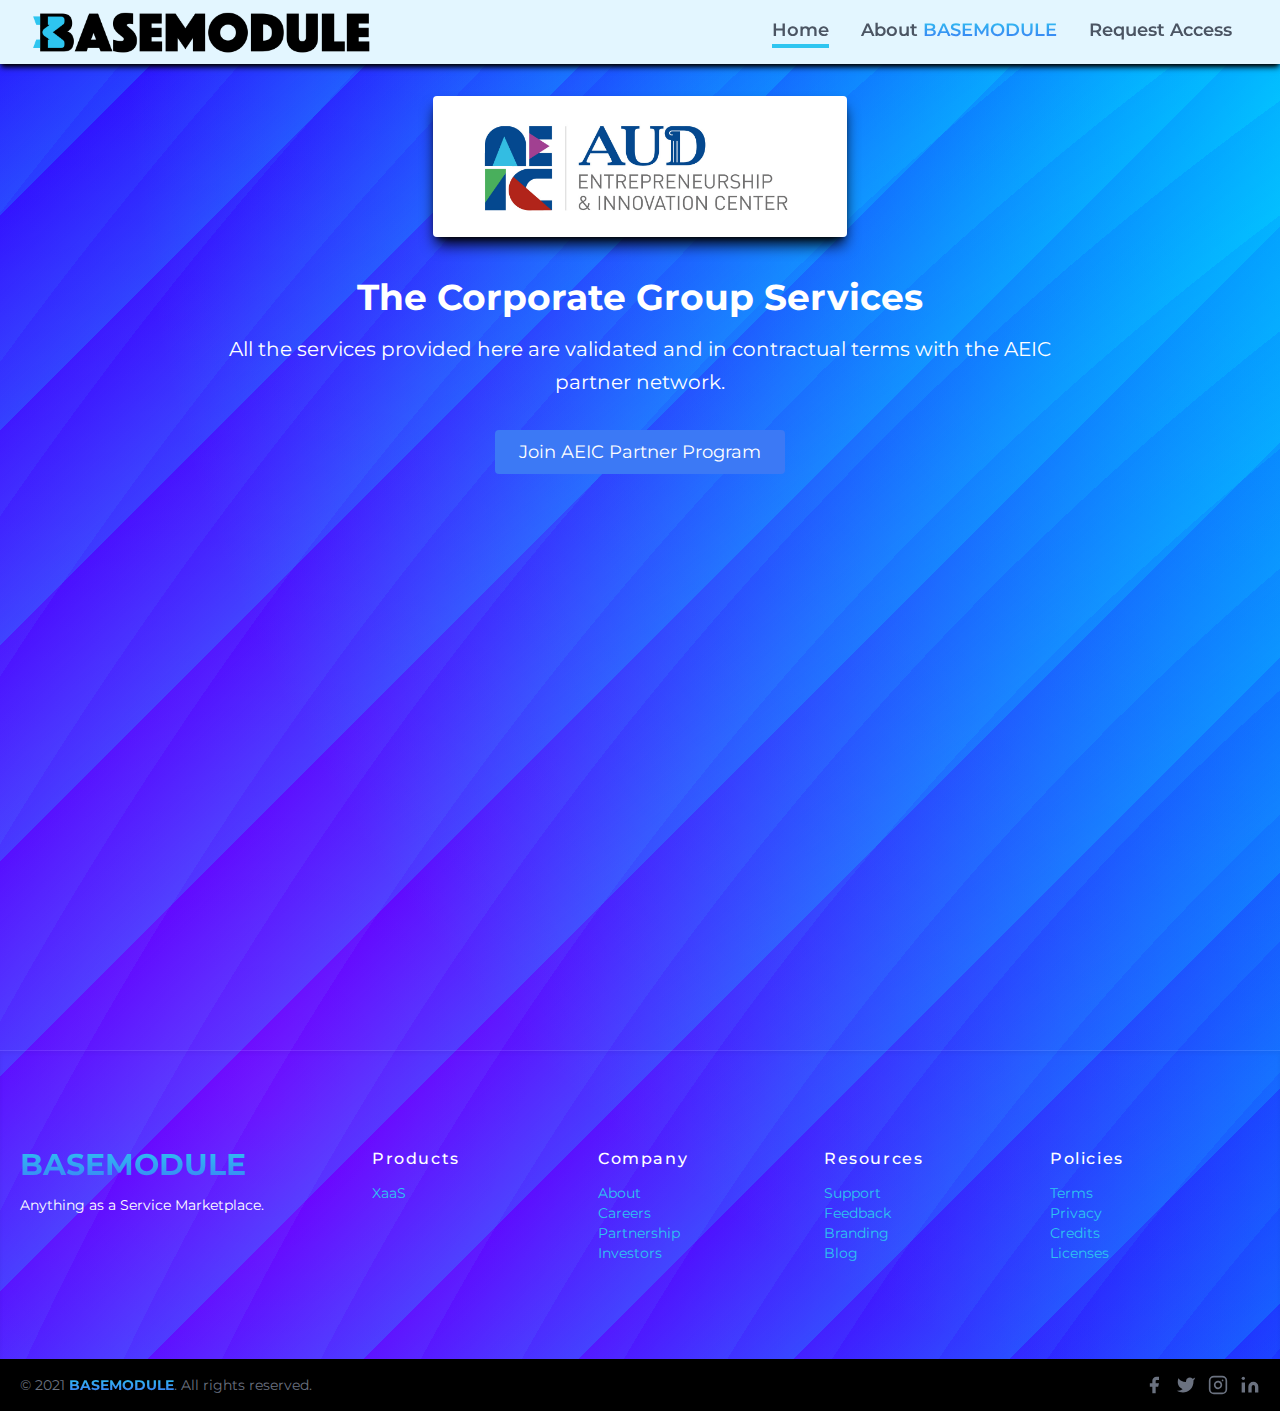
<file: marketplace_details.html>
<!doctype html>
<html class="scroll-smooth" lang="en">

<head>
  <meta charset="UTF-8">
  <meta name="viewport" content="width=device-width, initial-scale=1.0">
  <link rel="apple-touch-icon" sizes="57x57" href="./assets/images/favicon/apple-icon-57x57.png">
  <link rel="apple-touch-icon" sizes="60x60" href="./assets/images/favicon/apple-icon-60x60.png">
  <link rel="apple-touch-icon" sizes="72x72" href="./assets/images/favicon/apple-icon-72x72.png">
  <link rel="apple-touch-icon" sizes="76x76" href="./assets/images/favicon/apple-icon-76x76.png">
  <link rel="apple-touch-icon" sizes="114x114" href="./assets/images/favicon/apple-icon-114x114.png">
  <link rel="apple-touch-icon" sizes="120x120" href="./assets/images/favicon/apple-icon-120x120.png">
  <link rel="apple-touch-icon" sizes="144x144" href="./assets/images/favicon/apple-icon-144x144.png">
  <link rel="apple-touch-icon" sizes="152x152" href="./assets/images/favicon/apple-icon-152x152.png">
  <link rel="apple-touch-icon" sizes="180x180" href="./assets/images/favicon/apple-icon-180x180.png">
  <link rel="icon" type="image/png" sizes="192x192" href="./assets/images/favicon/android-icon-192x192.png">
  <link rel="icon" type="image/png" sizes="32x32" href="./assets/images/favicon/favicon-32x32.png">
  <link rel="icon" type="image/png" sizes="96x96" href="./assets/images/favicon/favicon-96x96.png">
  <link rel="icon" type="image/png" sizes="16x16" href="./assets/images/favicon/favicon-16x16.png">
  <link rel="manifest" href="./assets/images/favicon/manifest.json">
  <meta name="msapplication-TileColor" content="#ffffff">
  <meta name="msapplication-TileImage" content="./assets/images/favicon/ms-icon-144x144.png">
  <meta name="theme-color" content="#ffffff">



  <title>BASEMODULE - AaaS (Anything as a Services)</title>
  <meta name="description" content="BasedModule Anything as a Service Marketplace" />
  <meta name="author" content="BASEMODULE" />

  <!-- Twitter tags -->
  <meta name="twitter:title" content="BasedModule Anything as a Service" />
  <meta name="twitter:description" content="BasedModule Anything as a Service" />
  <meta name="twitter:site" content="@basemodule" />
  <meta name="twitter:creator" content="@iih_uae" />
  <meta property="twitter:image" content="https://www.basemodule.com/assets/images/logo/logo_black.png" />
  <meta property="twitter:image:width" content="1200" />
  <meta property="twitter:image:height" content="1200" />

  <!-- Open Graph / Facebook tags-->
  <meta name="og:title" content="BasedModule Anything as a Service" />
  <meta name="og:description" content="BasedModule Anything as a Service" />
  <meta property="og:url" content="https://www.basemodule.com" />
  <meta property="og:site_name" content="BaseModule" />
  <meta property="og:image" content="ttps://www.basemodule.com/assets/images/logo/logo_black.png" />
  <meta property="og:image:width" content="1200" />
  <meta property="og:image:height" content="1200" />

  <meta property="og:type" content="Website" />

  <link rel="preconnect" href="https://fonts.googleapis.com">
  <link rel="preconnect" href="https://fonts.gstatic.com" crossorigin>
  <link href="https://fonts.googleapis.com/css2?family=Montserrat:wght@400;700&display=swap" rel="stylesheet">


  <link href="./assets/styles/basemodule.css" rel="stylesheet">
  <!-- <script src="https://www.google.com/recaptcha/api.js?render=6LdBZawgAAAAAGZZ281HuVpjTg5jbeVZSDK6ki7J"></script> -->
  <script src=" https://cdn.polyfill.io/v2/polyfill.js?features=IntersectionObserver"></script>
  <style type="text/css">
    @import url('https://fonts.googleapis.com/css2?family=Montserrat:wght@400;700&display=swap');
  </style>
</head>
<!-- class="dark:bg-gray-800 dark:text-gray-200" -->

<body
  class="bg-dtheme xs:text-[20px] xs:leading-[27px] text-[16px] leading-[23px] font-normal text-gray-600 transition-colors duration-200 ease-in-out"
  style="background: repeating-linear-gradient(315deg, #00FFFF2E 92%, #073AFF00 100%),repeating-radial-gradient(75% 75% at 238% 218%, #00FFFF12 30%, #073AFF14 39%),radial-gradient(99% 99% at 109% 2%, #00C9FFFF 0%, #073AFF00 100%),radial-gradient(99% 99% at 21% 78%, #7B00FFFF 0%, #073AFF00 100%),radial-gradient(160% 154% at 711px -303px, #2000FFFF 0%, #073AFFFF 100%);">


  <header>
    <nav class="
         flex flex-wrap
         items-center
         justify-between
         w-full
         py-4
         lg:py-0
         px-4
         fixed
         top-0
         z-10
         shadow-md  
         shadow-black             
         bg-dnav  
       ">

      <div>

        <a class="flex font-smf text-3xl  font-extrabold text-white js-show-on-scroll" href="#"
          data-animate-type="motion-safe:animate-fade-right">
          <title>BaseModule - Anything as a Service (AaaS)</title>
          <img alt="logo" class="w-full  h-14 sm:block hidden" src="./assets/images/logo/basemodule-logo-black.png">
          <img alt="logo" class="w-full  h-14 sm:hidden block" src="./assets/images/logo/logo_black.png">


        </a>

      </div>

      <svg xmlns="http://www.w3.org/2000/svg" id="menu-button" class="flex-none h-6 w-6 cursor-pointer lg:hidden block"
        fill="none" viewBox="0 0 24 24" stroke="currentColor">
        <path stroke-linecap="round" stroke-linejoin="round" stroke-width="2" d="M4 6h16M4 12h16M4 18h16" />
      </svg>

      <div class="hidden w-full lg:flex lg:place-items-start lg:w-auto" id="menu">
        <ul class="
             pt-4
             text-base 
             font-semibold
             lg:flex
             lg:justify-between 
             lg:pt-0
             js-show-on-scroll
            " data-animate-type="motion-safe:animate-fade-left">
          <li>
            <div class="flex flex-col items-center text-center justify-center md:pr-8">
              <a class=" hover:text-primary2 focus:text-primary1" href="#home-section" id="home">
                <h2 class=" title-font mt-4 text-lg">Home</h2>

              </a>
              <div id="menu1-underline" class="w-full h-1 bg-primary1 mb-4"></div>
            </div>
          </li>
          <li>
            <div class="flex flex-col items-center text-center justify-center md:pr-8 ">
              <a class="hover:text-primary2 focus:text-primary1" href="#about-section" id="about">
                <h2 class=" title-font mt-4 text-lg">About <span
                    class=" text-transparent bg-clip-text bg-gradient-to-b from-primary1 to-primary2">BASEMODULE</span>
                </h2>
              </a>
              <div id="menu2-underline" class="w-full h-1 bg-primary1  mb-4 hidden "></div>
            </div>

          </li>
          <li>
            <div class="flex flex-col items-center text-center justify-center md:pr-8">
              <a class="hover:text-primary2 focus:text-primary1" href="#product-section" id="product">
                <h2 class=" title-font mt-4 text-lg">Request Access</h2>
              </a>
              <div id="menu3-underline" class="w-full h-1 bg-primary1  mb-4 hidden"></div>
            </div>

          </li>



          <!-- <li>
            <div class="flex flex-col items-center text-center justify-center md:pr-8">
              <button id="colorswitch" name="colorswitch" aria-label="Change Theme"
                class="items-center mt-4 bg-gray-100 border-0 py-1 px-1 focus:outline-none hover:bg-gray-800 dark:hover:bg-gray-200  rounded-full text-base  dark:bg-gray-800 dark:text-gray-100 ">
                <svg id="icon-contrast" version="1.1" xmlns="http://www.w3.org/2000/svg"
                  xmlns:xlink="http://www.w3.org/1999/xlink" class="h-6 w-6" viewBox="0 0 20 20"
                  enable-background="new 0 0 20 20" xml:space="preserve">
                  <path d="M10,20C4.5,20,0,15.5,0,10S4.5,0,10,0s10,4.5,10,10S15.5,20,10,20z M10,2c-4.4,0-8,3.6-8,8s3.6,8,8,8s8-3.6,8-8S14.4,2,10,2
                          z" />
                  <path fill="#ea3970" class="contrast" d="M10,4v12c3.3,0,6-2.7,6-6S13.3,4,10,4z" />
                </svg>

              </button>

            </div>
          </li> !-->
        </ul>

      </div>


    </nav>



  </header>



  <!-- Alert section start -->
  <!--
  <div id="mainAlert" class="text-center py-4 lg:px-4  my-14">
    <div class="p-2 bg-indigo-800 items-center text-indigo-100 leading-none lg:rounded-full flex lg:inline-flex" role="alert">
      <span class="flex rounded-full bg-indigo-500 uppercase px-2 py-1 text-xs font-bold mr-3">New</span>
      <span class="font-semibold mr-2 text-left flex-auto"></span>
      <svg class="fill-current opacity-75 h-4 w-4" xmlns="http://www.w3.org/2000/svg" viewBox="0 0 20 20"><path d="M12.95 10.707l.707-.707L8 4.343 6.586 5.757 10.828 10l-4.242 4.243L8 15.657l4.95-4.95z"/></svg>
     
        <svg class="fill-current h-6 w-6 text-pribg-primary1" role="button" onclick="closeAlert('mainAlert')" xmlns="http://www.w3.org/2000/svg" viewBox="0 0 20 20"><title>Close</title><path d="M14.348 14.849a1.2 1.2 0 0 1-1.697 0L10 11.819l-2.651 3.029a1.2 1.2 0 1 1-1.697-1.697l2.758-3.15-2.759-3.152a1.2 1.2 0 1 1 1.697-1.697L10 8.183l2.651-3.031a1.2 1.2 0 1 1 1.697 1.697l-2.758 3.152 2.758 3.15a1.2 1.2 0 0 1 0 1.698z"/></svg>
     
    </div>
  </div>
  -->
  <!-- Alert section end -->

  <!--Hero Section start-->

  <!--background-image: 
  radial-gradient(at 0% 0%, hsla(0,0%,9%,1) 0, transparent 50%), 
  radial-gradient(at 50% 0%, hsla(350,96%,43%,1) 0, transparent 50%), 
  radial-gradient(at 100% 0%, hsla(0,0%,9%,1) 0, transparent 50%);-->

  <section class="text-white body-font">
    <div class="container mx-auto flex px-5 pt-24 items-center justify-center flex-col">
      <img class="lg:w-2/6 md:w-3/6 w-5/6 mb-10 object-cover object-center rounded shadow-black shadow-lg" alt="hero"
        src="./assets/images/aeic.jpg">
      <div class="text-center lg:w-2/3 w-full">
        <h1 class="title-font sm:text-4xl text-xl mb-4 font-bold ">The Corporate Group Services</h1>
        <p class="mb-8 leading-relaxed">All the services provided here are validated and in contractual terms with the
          AEIC partner network.</p>
        <div class="flex justify-center">
          <button
            class="inline-flex text-white bg-primary2 border-0 py-2 px-6 focus:outline-none hover:bg-primary1 rounded text-lg">Join
            AEIC Partner Program</button>
        </div>
      </div>
    </div>
  </section>

  <section class="text-gray-600 body-font overflow-hidden">
    <div class="container px-5 py-24 mx-auto">

      <div class="rounded">

        <stripe-pricing-table pricing-table-id="prctbl_1MYnl2CcXgKHe9Ujc8rzQp9y"
          publishable-key="pk_live_51MHhtECcXgKHe9UjUyOCbYs0bVELmVxbGcisX1RjEsXDwrsvY8kf8BuuzR9gjOBUil0PzdZ6H4P2qZ7eWHCGFQ7i00X8Xyipar">
        </stripe-pricing-table>

      </div>
    </div>
  </section>
  <section class="text-gray-600 body-font overflow-hidden">
    <div class="container px-5 py-24 mx-auto">

      <div class="rounded">


        <stripe-pricing-table pricing-table-id="prctbl_1MYnhxCcXgKHe9UjDzhPc3A1"
          publishable-key="pk_live_51MHhtECcXgKHe9UjUyOCbYs0bVELmVxbGcisX1RjEsXDwrsvY8kf8BuuzR9gjOBUil0PzdZ6H4P2qZ7eWHCGFQ7i00X8Xyipar">
        </stripe-pricing-table>

      </div>
    </div>
  </section>
  <section class="text-gray-600 body-font overflow-hidden">
    <div class="container px-5 py-24 mx-auto">

      <div class="rounded">


        
        <stripe-pricing-table pricing-table-id="prctbl_1MYmecCcXgKHe9UjS5rXLb2U"
          publishable-key="pk_live_51MHhtECcXgKHe9UjUyOCbYs0bVELmVxbGcisX1RjEsXDwrsvY8kf8BuuzR9gjOBUil0PzdZ6H4P2qZ7eWHCGFQ7i00X8Xyipar">
        </stripe-pricing-table>

      </div>
    </div>
  </section>


  <!-- Footer Start -->
  <footer class=" body-font border-t border-dborder shadow-inner text-white">
    <div
      class="container px-5 py-24 mx-auto flex md:items-center lg:items-start md:flex-row md:flex-nowrap flex-wrap flex-col">
      <div class="w-64 flex-shrink-0 md:mx-0 mx-auto text-center md:text-left">
        <a class="flex title-font font-medium items-center md:justify-start justify-center ">


          <span
            class=" text-3xl font-bold h-10 text-transparent bg-clip-text bg-gradient-to-b from-primary1 to-primary2">BASEMODULE</span>
        </a>
        <p class="mt-2 text-sm ">Anything as a Service Marketplace. </p>
      </div>
      <div class="flex-grow flex flex-wrap md:pl-20 -mb-10 md:mt-0 mt-10 md:text-left text-center text-sm">
        <div class="lg:w-1/4 md:w-1/2 w-full px-4">
          <h2 class="title-font font-medium  tracking-widest text-base mb-3">Products</h2>
          <nav class="list-none mb-10">
            <ul>
              <li>
                <a class="text-primary1 hover:text-primary4">XaaS</a>
              </li>

            </ul>
          </nav>
        </div>
        <div class="lg:w-1/4 md:w-1/2 w-full px-4">
          <h2 class="title-font font-medium  tracking-widest text-base mb-3">Company</h2>
          <nav class="list-none mb-10">
            <ul>
              <li>
                <a class="text-primary1 hover:text-primary4">About</a>
              </li>
              <li>
                <a class="text-primary1 hover:text-primary4">Careers</a>
              </li>
              <li>
                <a class="text-primary1 hover:text-primary4">Partnership </a>
              </li>
              <li>
                <a class="text-primary1 hover:text-primary4"
                  href="mailto:investor@basemodule.com?subject=Investment Details&body=Please send me a copy of your Investment program!">Investors</a>
              </li>
            </ul>
          </nav>
        </div>
        <div class="lg:w-1/4 md:w-1/2 w-full px-4">
          <h2 class="title-font font-medium  tracking-widest text-base mb-3">Resources</h2>
          <nav class="list-none mb-10">
            <ul>
              <li>
                <a class="text-primary1 hover:text-primary4" hre="#">Support</a>
              </li>
              <li>
                <a class="text-primary1 hover:text-primary4">Feedback</a>
              </li>
              <li>
                <a class="text-primary1 hover:text-primary4" href="#">Branding</a>
              </li>
              <li>
                <a class="text-primary1 hover:text-primary4" href="#">Blog</a>
              </li>
            </ul>
          </nav>
        </div>
        <div class="lg:w-1/4 md:w-1/2 w-full px-4">
          <h2 class="title-font font-medium  tracking-widest text-base mb-3">Policies</h2>
          <nav class="list-none mb-10">
            <ul>
              <li>
                <a class="text-primary1 hover:text-primary4">Terms</a>
              </li>
              <li>
                <a class="text-primary1 hover:text-primary4">Privacy</a>
              </li>
              <li>
                <a class="text-primary1 hover:text-primary4">Credits</a>
              </li>
              <li>
                <a class="text-primary1 hover:text-primary4">Licenses</a>
              </li>
            </ul>
          </nav>
        </div>
      </div>
    </div>
    <div class="bg-black">
      <div class="container mx-auto py-4 px-5 flex flex-wrap flex-col sm:flex-row">
        <p class="text-gray-500 text-sm text-center sm:text-left">© 2021 <span
            class=" font-bold text-transparent bg-clip-text bg-gradient-to-b from-primary1 to-primary2">BASEMODULE</span>.
          All rights reserved.

        </p>
        <span class="inline-flex sm:ml-auto sm:mt-0 mt-2 justify-center sm:justify-start">
          <a class="text-gray-500 hover:text-primary1" href="" aria-label="Facebook">
            <svg fill="currentColor" stroke-linecap="round" stroke-linejoin="round" stroke-width="2" class="w-5 h-5"
              viewBox="0 0 24 24">
              <path d="M18 2h-3a5 5 0 00-5 5v3H7v4h3v8h4v-8h3l1-4h-4V7a1 1 0 011-1h3z"></path>
            </svg>
          </a>
          <a class="ml-3 text-gray-500 hover:text-primary1" href="" aria-label="Twitter">
            <svg fill="currentColor" stroke-linecap="round" stroke-linejoin="round" stroke-width="2" class="w-5 h-5"
              viewBox="0 0 24 24">
              <path
                d="M23 3a10.9 10.9 0 01-3.14 1.53 4.48 4.48 0 00-7.86 3v1A10.66 10.66 0 013 4s-4 9 5 13a11.64 11.64 0 01-7 2c9 5 20 0 20-11.5a4.5 4.5 0 00-.08-.83A7.72 7.72 0 0023 3z">
              </path>
            </svg>
          </a>
          <a class="ml-3 text-gray-500 hover:text-primary1" href="" aria-label="Instagram">
            <svg fill="none" stroke="currentColor" stroke-linecap="round" stroke-linejoin="round" stroke-width="2"
              class="w-5 h-5" viewBox="0 0 24 24">
              <rect width="20" height="20" x="2" y="2" rx="5" ry="5"></rect>
              <path d="M16 11.37A4 4 0 1112.63 8 4 4 0 0116 11.37zm1.5-4.87h.01"></path>
            </svg>
          </a>
          <a class="ml-3 text-gray-500 hover:text-primary1" href="" aria-label="Linkedin">
            <svg fill="currentColor" stroke="currentColor" stroke-linecap="round" stroke-linejoin="round"
              stroke-width="0" class="w-5 h-5" viewBox="0 0 24 24">
              <path stroke="none"
                d="M16 8a6 6 0 016 6v7h-4v-7a2 2 0 00-2-2 2 2 0 00-2 2v7h-4v-7a6 6 0 016-6zM2 9h4v12H2z"></path>
              <circle cx="4" cy="4" r="2" stroke="none"></circle>
            </svg>
          </a>
          <!--
          <a class="ml-3 text-gray-500 hover:text-primary1" href="https://discord.gg/AfBAUMxT5G" aria-label="Discord">
            <svg fill="currentColor" stroke="currentColor" stroke-linecap="round" stroke-linejoin="round"
              stroke-width="0" class="w-5 h-5" viewBox="0 0 16 15">
              <path
                d="M13.545 2.907a13.227 13.227 0 0 0-3.257-1.011.05.05 0 0 0-.052.025c-.141.25-.297.577-.406.833a12.19 12.19 0 0 0-3.658 0 8.258 8.258 0 0 0-.412-.833.051.051 0 0 0-.052-.025c-1.125.194-2.22.534-3.257 1.011a.041.041 0 0 0-.021.018C.356 6.024-.213 9.047.066 12.032c.001.014.01.028.021.037a13.276 13.276 0 0 0 3.995 2.02.05.05 0 0 0 .056-.019c.308-.42.582-.863.818-1.329a.05.05 0 0 0-.01-.059.051.051 0 0 0-.018-.011 8.875 8.875 0 0 1-1.248-.595.05.05 0 0 1-.02-.066.051.051 0 0 1 .015-.019c.084-.063.168-.129.248-.195a.05.05 0 0 1 .051-.007c2.619 1.196 5.454 1.196 8.041 0a.052.052 0 0 1 .053.007c.08.066.164.132.248.195a.051.051 0 0 1-.004.085 8.254 8.254 0 0 1-1.249.594.05.05 0 0 0-.03.03.052.052 0 0 0 .003.041c.24.465.515.909.817 1.329a.05.05 0 0 0 .056.019 13.235 13.235 0 0 0 4.001-2.02.049.049 0 0 0 .021-.037c.334-3.451-.559-6.449-2.366-9.106a.034.034 0 0 0-.02-.019Zm-8.198 7.307c-.789 0-1.438-.724-1.438-1.612 0-.889.637-1.613 1.438-1.613.807 0 1.45.73 1.438 1.613 0 .888-.637 1.612-1.438 1.612Zm5.316 0c-.788 0-1.438-.724-1.438-1.612 0-.889.637-1.613 1.438-1.613.807 0 1.451.73 1.438 1.613 0 .888-.631 1.612-1.438 1.612Z" />
              <circle cx="4" cy="4" r="2" stroke="none"></circle>
            </svg>
          </a>-->
        </span>
      </div>
    </div>
  </footer>

  <script>




    function closeAlert(id) {
      let element = document.getElementById(id);
      element.remove();
    }
    const button = document.querySelector('#menu-button');
    const menu = document.querySelector('#menu');


    button.addEventListener('click', () => {
      menu.classList.toggle('hidden');
    });


    const menu0 = document.querySelector('#home');
    menu0.addEventListener('click', () => {
      menu.classList.add('hidden');
      hideUnderline('#menu1-underline');
      var anchor = document.querySelector('#hoome-section');
      anchor.scrollIntoView();


    });


    const menu1 = document.querySelector('#about');
    menu1.addEventListener('click', () => {
      menu.classList.add('hidden');
      hideUnderline('#menu2-underline');
      var anchor = document.querySelector('#about-section');
      anchor.scrollIntoView();


    });

    const menu2 = document.querySelector('#product');
    menu2.addEventListener('click', () => {
      menu.classList.add('hidden');
      hideUnderline('#menu3-underline');
      var anchor = document.querySelector('#product-section');
      anchor.scrollIntoView();


    });




    function hideUnderline(selected_menu) {
      for (var i = 1; i <= 3; i++) {
        var menu_underline = document.querySelector('#menu' + i + '-underline');
        menu_underline.classList.add('hidden');
      }
      var menu_underline = document.querySelector(selected_menu);
      menu_underline.classList.remove('hidden');
    }


    //Animation Start

    // Start of IntersectionObserver

    // small polyfill for Microsoft Edge 15 isIntersecting property
    // see https://github.com/WICG/IntersectionObserver/issues/211#issuecomment-309144669
    if ('IntersectionObserver' in window &&
      'IntersectionObserverEntry' in window &&
      'intersectionRatio' in window.IntersectionObserverEntry.prototype &&
      !('isIntersecting' in IntersectionObserverEntry.prototype)) {

      Object.defineProperty(window.IntersectionObserverEntry.prototype, 'isIntersecting', {
        get: function () {
          return this.intersectionRatio > 0
        }
      })
    }

    // Callback for IntersectionObserver
    const callback = function (entries) {
      entries.forEach(entry => {
        const animationType = entry.target.dataset.animateType;

        // Is the element in the viewport?
        if (entry.isIntersecting) {

          // Add the fadeIn class:
          entry.target.classList.add(animationType);

          // show the element
          //target.classList.remove("opacity-0");
        } else {

          // Otherwise remove the fadein class
          entry.target.classList.remove(animationType);
        }
      });
    };

    // Get all the elements you want to show on scroll
    const targets = document.querySelectorAll(".js-show-on-scroll");

    // Set up a new observer
    let observer = new IntersectionObserver(callback, {
      rootMargin: "-150px"
    });

    // Loop through each of the target
    targets.forEach(function (target) {
      // Hide the element
      //target.classList.add("opacity-0");

      // Add the element to the watcher
      observer.observe(target);
    });



    //EOF IntersectionObserver


    //Recaptcha

    /*
    grecaptcha.ready(function () {
      grecaptcha.execute('6LdBZawgAAAAAGZZ281HuVpjTg5jbeVZSDK6ki7J', { action: 'submit' }).then(function (token) {
        // Add your logic to submit to your backend server here.

        console.log('TOKEN', token);
        document.getElementById('tokenF').value = token;
      });
    });
*/


  </script>

  <script async src="https://js.stripe.com/v3/pricing-table.js"></script>

  <!-- <script type="text/javascript" src="./assets/scripts/connect.js"> </script> -->
</body>

</html>
</file>
<file: assets/styles/basemodule.css>
/*
! tailwindcss v3.2.4 | MIT License | https://tailwindcss.com
*/

/*
1. Prevent padding and border from affecting element width. (https://github.com/mozdevs/cssremedy/issues/4)
2. Allow adding a border to an element by just adding a border-width. (https://github.com/tailwindcss/tailwindcss/pull/116)
*/

*,
::before,
::after {
  box-sizing: border-box;
  /* 1 */
  border-width: 0;
  /* 2 */
  border-style: solid;
  /* 2 */
  border-color: #e5e7eb;
  /* 2 */
}

::before,
::after {
  --tw-content: '';
}

/*
1. Use a consistent sensible line-height in all browsers.
2. Prevent adjustments of font size after orientation changes in iOS.
3. Use a more readable tab size.
4. Use the user's configured `sans` font-family by default.
5. Use the user's configured `sans` font-feature-settings by default.
*/

html {
  line-height: 1.5;
  /* 1 */
  -webkit-text-size-adjust: 100%;
  /* 2 */
  -moz-tab-size: 4;
  /* 3 */
  -o-tab-size: 4;
     tab-size: 4;
  /* 3 */
  font-family: Montserrat, ui-sans-serif, system-ui, -apple-system, BlinkMacSystemFont, "Segoe UI", Roboto, "Helvetica Neue", Arial, "Noto Sans", sans-serif, "Apple Color Emoji", "Segoe UI Emoji", "Segoe UI Symbol", "Noto Color Emoji";
  /* 4 */
  font-feature-settings: normal;
  /* 5 */
}

/*
1. Remove the margin in all browsers.
2. Inherit line-height from `html` so users can set them as a class directly on the `html` element.
*/

body {
  margin: 0;
  /* 1 */
  line-height: inherit;
  /* 2 */
}

/*
1. Add the correct height in Firefox.
2. Correct the inheritance of border color in Firefox. (https://bugzilla.mozilla.org/show_bug.cgi?id=190655)
3. Ensure horizontal rules are visible by default.
*/

hr {
  height: 0;
  /* 1 */
  color: inherit;
  /* 2 */
  border-top-width: 1px;
  /* 3 */
}

/*
Add the correct text decoration in Chrome, Edge, and Safari.
*/

abbr:where([title]) {
  -webkit-text-decoration: underline dotted;
          text-decoration: underline dotted;
}

/*
Remove the default font size and weight for headings.
*/

h1,
h2,
h3,
h4,
h5,
h6 {
  font-size: inherit;
  font-weight: inherit;
}

/*
Reset links to optimize for opt-in styling instead of opt-out.
*/

a {
  color: inherit;
  text-decoration: inherit;
}

/*
Add the correct font weight in Edge and Safari.
*/

b,
strong {
  font-weight: bolder;
}

/*
1. Use the user's configured `mono` font family by default.
2. Correct the odd `em` font sizing in all browsers.
*/

code,
kbd,
samp,
pre {
  font-family: ui-monospace, SFMono-Regular, Menlo, Monaco, Consolas, "Liberation Mono", "Courier New", monospace;
  /* 1 */
  font-size: 1em;
  /* 2 */
}

/*
Add the correct font size in all browsers.
*/

small {
  font-size: 80%;
}

/*
Prevent `sub` and `sup` elements from affecting the line height in all browsers.
*/

sub,
sup {
  font-size: 75%;
  line-height: 0;
  position: relative;
  vertical-align: baseline;
}

sub {
  bottom: -0.25em;
}

sup {
  top: -0.5em;
}

/*
1. Remove text indentation from table contents in Chrome and Safari. (https://bugs.chromium.org/p/chromium/issues/detail?id=999088, https://bugs.webkit.org/show_bug.cgi?id=201297)
2. Correct table border color inheritance in all Chrome and Safari. (https://bugs.chromium.org/p/chromium/issues/detail?id=935729, https://bugs.webkit.org/show_bug.cgi?id=195016)
3. Remove gaps between table borders by default.
*/

table {
  text-indent: 0;
  /* 1 */
  border-color: inherit;
  /* 2 */
  border-collapse: collapse;
  /* 3 */
}

/*
1. Change the font styles in all browsers.
2. Remove the margin in Firefox and Safari.
3. Remove default padding in all browsers.
*/

button,
input,
optgroup,
select,
textarea {
  font-family: inherit;
  /* 1 */
  font-size: 100%;
  /* 1 */
  font-weight: inherit;
  /* 1 */
  line-height: inherit;
  /* 1 */
  color: inherit;
  /* 1 */
  margin: 0;
  /* 2 */
  padding: 0;
  /* 3 */
}

/*
Remove the inheritance of text transform in Edge and Firefox.
*/

button,
select {
  text-transform: none;
}

/*
1. Correct the inability to style clickable types in iOS and Safari.
2. Remove default button styles.
*/

button,
[type='button'],
[type='reset'],
[type='submit'] {
  -webkit-appearance: button;
  /* 1 */
  background-color: transparent;
  /* 2 */
  background-image: none;
  /* 2 */
}

/*
Use the modern Firefox focus style for all focusable elements.
*/

:-moz-focusring {
  outline: auto;
}

/*
Remove the additional `:invalid` styles in Firefox. (https://github.com/mozilla/gecko-dev/blob/2f9eacd9d3d995c937b4251a5557d95d494c9be1/layout/style/res/forms.css#L728-L737)
*/

:-moz-ui-invalid {
  box-shadow: none;
}

/*
Add the correct vertical alignment in Chrome and Firefox.
*/

progress {
  vertical-align: baseline;
}

/*
Correct the cursor style of increment and decrement buttons in Safari.
*/

::-webkit-inner-spin-button,
::-webkit-outer-spin-button {
  height: auto;
}

/*
1. Correct the odd appearance in Chrome and Safari.
2. Correct the outline style in Safari.
*/

[type='search'] {
  -webkit-appearance: textfield;
  /* 1 */
  outline-offset: -2px;
  /* 2 */
}

/*
Remove the inner padding in Chrome and Safari on macOS.
*/

::-webkit-search-decoration {
  -webkit-appearance: none;
}

/*
1. Correct the inability to style clickable types in iOS and Safari.
2. Change font properties to `inherit` in Safari.
*/

::-webkit-file-upload-button {
  -webkit-appearance: button;
  /* 1 */
  font: inherit;
  /* 2 */
}

/*
Add the correct display in Chrome and Safari.
*/

summary {
  display: list-item;
}

/*
Removes the default spacing and border for appropriate elements.
*/

blockquote,
dl,
dd,
h1,
h2,
h3,
h4,
h5,
h6,
hr,
figure,
p,
pre {
  margin: 0;
}

fieldset {
  margin: 0;
  padding: 0;
}

legend {
  padding: 0;
}

ol,
ul,
menu {
  list-style: none;
  margin: 0;
  padding: 0;
}

/*
Prevent resizing textareas horizontally by default.
*/

textarea {
  resize: vertical;
}

/*
1. Reset the default placeholder opacity in Firefox. (https://github.com/tailwindlabs/tailwindcss/issues/3300)
2. Set the default placeholder color to the user's configured gray 400 color.
*/

input::-moz-placeholder, textarea::-moz-placeholder {
  opacity: 1;
  /* 1 */
  color: #9ca3af;
  /* 2 */
}

input::placeholder,
textarea::placeholder {
  opacity: 1;
  /* 1 */
  color: #9ca3af;
  /* 2 */
}

/*
Set the default cursor for buttons.
*/

button,
[role="button"] {
  cursor: pointer;
}

/*
Make sure disabled buttons don't get the pointer cursor.
*/

:disabled {
  cursor: default;
}

/*
1. Make replaced elements `display: block` by default. (https://github.com/mozdevs/cssremedy/issues/14)
2. Add `vertical-align: middle` to align replaced elements more sensibly by default. (https://github.com/jensimmons/cssremedy/issues/14#issuecomment-634934210)
   This can trigger a poorly considered lint error in some tools but is included by design.
*/

img,
svg,
video,
canvas,
audio,
iframe,
embed,
object {
  display: block;
  /* 1 */
  vertical-align: middle;
  /* 2 */
}

/*
Constrain images and videos to the parent width and preserve their intrinsic aspect ratio. (https://github.com/mozdevs/cssremedy/issues/14)
*/

img,
video {
  max-width: 100%;
  height: auto;
}

/* Make elements with the HTML hidden attribute stay hidden by default */

[hidden] {
  display: none;
}

*, ::before, ::after {
  --tw-border-spacing-x: 0;
  --tw-border-spacing-y: 0;
  --tw-translate-x: 0;
  --tw-translate-y: 0;
  --tw-rotate: 0;
  --tw-skew-x: 0;
  --tw-skew-y: 0;
  --tw-scale-x: 1;
  --tw-scale-y: 1;
  --tw-pan-x:  ;
  --tw-pan-y:  ;
  --tw-pinch-zoom:  ;
  --tw-scroll-snap-strictness: proximity;
  --tw-ordinal:  ;
  --tw-slashed-zero:  ;
  --tw-numeric-figure:  ;
  --tw-numeric-spacing:  ;
  --tw-numeric-fraction:  ;
  --tw-ring-inset:  ;
  --tw-ring-offset-width: 0px;
  --tw-ring-offset-color: #fff;
  --tw-ring-color: rgb(59 130 246 / 0.5);
  --tw-ring-offset-shadow: 0 0 #0000;
  --tw-ring-shadow: 0 0 #0000;
  --tw-shadow: 0 0 #0000;
  --tw-shadow-colored: 0 0 #0000;
  --tw-blur:  ;
  --tw-brightness:  ;
  --tw-contrast:  ;
  --tw-grayscale:  ;
  --tw-hue-rotate:  ;
  --tw-invert:  ;
  --tw-saturate:  ;
  --tw-sepia:  ;
  --tw-drop-shadow:  ;
  --tw-backdrop-blur:  ;
  --tw-backdrop-brightness:  ;
  --tw-backdrop-contrast:  ;
  --tw-backdrop-grayscale:  ;
  --tw-backdrop-hue-rotate:  ;
  --tw-backdrop-invert:  ;
  --tw-backdrop-opacity:  ;
  --tw-backdrop-saturate:  ;
  --tw-backdrop-sepia:  ;
}

::backdrop {
  --tw-border-spacing-x: 0;
  --tw-border-spacing-y: 0;
  --tw-translate-x: 0;
  --tw-translate-y: 0;
  --tw-rotate: 0;
  --tw-skew-x: 0;
  --tw-skew-y: 0;
  --tw-scale-x: 1;
  --tw-scale-y: 1;
  --tw-pan-x:  ;
  --tw-pan-y:  ;
  --tw-pinch-zoom:  ;
  --tw-scroll-snap-strictness: proximity;
  --tw-ordinal:  ;
  --tw-slashed-zero:  ;
  --tw-numeric-figure:  ;
  --tw-numeric-spacing:  ;
  --tw-numeric-fraction:  ;
  --tw-ring-inset:  ;
  --tw-ring-offset-width: 0px;
  --tw-ring-offset-color: #fff;
  --tw-ring-color: rgb(59 130 246 / 0.5);
  --tw-ring-offset-shadow: 0 0 #0000;
  --tw-ring-shadow: 0 0 #0000;
  --tw-shadow: 0 0 #0000;
  --tw-shadow-colored: 0 0 #0000;
  --tw-blur:  ;
  --tw-brightness:  ;
  --tw-contrast:  ;
  --tw-grayscale:  ;
  --tw-hue-rotate:  ;
  --tw-invert:  ;
  --tw-saturate:  ;
  --tw-sepia:  ;
  --tw-drop-shadow:  ;
  --tw-backdrop-blur:  ;
  --tw-backdrop-brightness:  ;
  --tw-backdrop-contrast:  ;
  --tw-backdrop-grayscale:  ;
  --tw-backdrop-hue-rotate:  ;
  --tw-backdrop-invert:  ;
  --tw-backdrop-opacity:  ;
  --tw-backdrop-saturate:  ;
  --tw-backdrop-sepia:  ;
}

.container {
  width: 100%;
}

@media (min-width: 400px) {
  .container {
    max-width: 400px;
  }
}

@media (min-width: 640px) {
  .container {
    max-width: 640px;
  }
}

@media (min-width: 768px) {
  .container {
    max-width: 768px;
  }
}

@media (min-width: 1024px) {
  .container {
    max-width: 1024px;
  }
}

@media (min-width: 1280px) {
  .container {
    max-width: 1280px;
  }
}

@media (min-width: 1536px) {
  .container {
    max-width: 1536px;
  }
}

.sr-only {
  position: absolute;
  width: 1px;
  height: 1px;
  padding: 0;
  margin: -1px;
  overflow: hidden;
  clip: rect(0, 0, 0, 0);
  white-space: nowrap;
  border-width: 0;
}

.not-sr-only {
  position: static;
  width: auto;
  height: auto;
  padding: 0;
  margin: 0;
  overflow: visible;
  clip: auto;
  white-space: normal;
}

.pointer-events-none {
  pointer-events: none;
}

.pointer-events-auto {
  pointer-events: auto;
}

.visible {
  visibility: visible;
}

.invisible {
  visibility: hidden;
}

.collapse {
  visibility: collapse;
}

.static {
  position: static;
}

.fixed {
  position: fixed;
}

.absolute {
  position: absolute;
}

.relative {
  position: relative;
}

.sticky {
  position: sticky;
}

.inset-0 {
  top: 0px;
  right: 0px;
  bottom: 0px;
  left: 0px;
}

.-inset-1 {
  top: -0.25rem;
  right: -0.25rem;
  bottom: -0.25rem;
  left: -0.25rem;
}

.top-0 {
  top: 0px;
}

.right-0 {
  right: 0px;
}

.isolate {
  isolation: isolate;
}

.isolation-auto {
  isolation: auto;
}

.z-10 {
  z-index: 10;
}

.float-right {
  float: right;
}

.float-left {
  float: left;
}

.float-none {
  float: none;
}

.clear-left {
  clear: left;
}

.clear-right {
  clear: right;
}

.clear-both {
  clear: both;
}

.clear-none {
  clear: none;
}

.-m-4 {
  margin: -1rem;
}

.-m-2 {
  margin: -0.5rem;
}

.my-14 {
  margin-top: 3.5rem;
  margin-bottom: 3.5rem;
}

.mx-auto {
  margin-left: auto;
  margin-right: auto;
}

.mt-4 {
  margin-top: 1rem;
}

.mb-4 {
  margin-bottom: 1rem;
}

.mr-3 {
  margin-right: 0.75rem;
}

.mr-2 {
  margin-right: 0.5rem;
}

.mt-10 {
  margin-top: 2.5rem;
}

.mb-16 {
  margin-bottom: 4rem;
}

.mb-1 {
  margin-bottom: 0.25rem;
}

.mt-2 {
  margin-top: 0.5rem;
}

.-mb-10 {
  margin-bottom: -2.5rem;
}

.mb-3 {
  margin-bottom: 0.75rem;
}

.mb-10 {
  margin-bottom: 2.5rem;
}

.ml-3 {
  margin-left: 0.75rem;
}

.mt-3 {
  margin-top: 0.75rem;
}

.mb-8 {
  margin-bottom: 2rem;
}

.mb-5 {
  margin-bottom: 1.25rem;
}

.mb-2 {
  margin-bottom: 0.5rem;
}

.mt-5 {
  margin-top: 1.25rem;
}

.mb-12 {
  margin-bottom: 3rem;
}

.ml-2 {
  margin-left: 0.5rem;
}

.mb-20 {
  margin-bottom: 5rem;
}

.mr-4 {
  margin-right: 1rem;
}

.ml-1 {
  margin-left: 0.25rem;
}

.ml-4 {
  margin-left: 1rem;
}

.mt-12 {
  margin-top: 3rem;
}

.mt-auto {
  margin-top: auto;
}

.ml-auto {
  margin-left: auto;
}

.box-border {
  box-sizing: border-box;
}

.box-content {
  box-sizing: content-box;
}

.block {
  display: block;
}

.inline-block {
  display: inline-block;
}

.inline {
  display: inline;
}

.flex {
  display: flex;
}

.inline-flex {
  display: inline-flex;
}

.table {
  display: table;
}

.inline-table {
  display: inline-table;
}

.table-caption {
  display: table-caption;
}

.table-cell {
  display: table-cell;
}

.table-column {
  display: table-column;
}

.table-column-group {
  display: table-column-group;
}

.table-footer-group {
  display: table-footer-group;
}

.table-header-group {
  display: table-header-group;
}

.table-row-group {
  display: table-row-group;
}

.table-row {
  display: table-row;
}

.flow-root {
  display: flow-root;
}

.grid {
  display: grid;
}

.inline-grid {
  display: inline-grid;
}

.contents {
  display: contents;
}

.list-item {
  display: list-item;
}

.hidden {
  display: none;
}

.h-14 {
  height: 3.5rem;
}

.h-6 {
  height: 1.5rem;
}

.h-1 {
  height: 0.25rem;
}

.h-4 {
  height: 1rem;
}

.h-full {
  height: 100%;
}

.h-10 {
  height: 2.5rem;
}

.h-5 {
  height: 1.25rem;
}

.h-\[245px\] {
  height: 245px;
}

.h-\[1px\] {
  height: 1px;
}

.h-8 {
  height: 2rem;
}

.h-56 {
  height: 14rem;
}

.h-16 {
  height: 4rem;
}

.h-1\/2 {
  height: 50%;
}

.h-3 {
  height: 0.75rem;
}

.w-full {
  width: 100%;
}

.w-6 {
  width: 1.5rem;
}

.w-4 {
  width: 1rem;
}

.w-64 {
  width: 16rem;
}

.w-5 {
  width: 1.25rem;
}

.w-12 {
  width: 3rem;
}

.w-8 {
  width: 2rem;
}

.w-16 {
  width: 4rem;
}

.w-5\/6 {
  width: 83.333333%;
}

.w-10 {
  width: 2.5rem;
}

.w-1 {
  width: 0.25rem;
}

.w-3 {
  width: 0.75rem;
}

.flex-none {
  flex: none;
}

.flex-auto {
  flex: 1 1 auto;
}

.flex-shrink-0 {
  flex-shrink: 0;
}

.flex-shrink {
  flex-shrink: 1;
}

.shrink {
  flex-shrink: 1;
}

.flex-grow {
  flex-grow: 1;
}

.grow {
  flex-grow: 1;
}

.table-auto {
  table-layout: auto;
}

.table-fixed {
  table-layout: fixed;
}

.border-collapse {
  border-collapse: collapse;
}

.border-separate {
  border-collapse: separate;
}

.transform {
  transform: translate(var(--tw-translate-x), var(--tw-translate-y)) rotate(var(--tw-rotate)) skewX(var(--tw-skew-x)) skewY(var(--tw-skew-y)) scaleX(var(--tw-scale-x)) scaleY(var(--tw-scale-y));
}

.\!transform {
  transform: translate(var(--tw-translate-x), var(--tw-translate-y)) rotate(var(--tw-rotate)) skewX(var(--tw-skew-x)) skewY(var(--tw-skew-y)) scaleX(var(--tw-scale-x)) scaleY(var(--tw-scale-y)) !important;
}

.transform-cpu {
  transform: translate(var(--tw-translate-x), var(--tw-translate-y)) rotate(var(--tw-rotate)) skewX(var(--tw-skew-x)) skewY(var(--tw-skew-y)) scaleX(var(--tw-scale-x)) scaleY(var(--tw-scale-y));
}

.transform-gpu {
  transform: translate3d(var(--tw-translate-x), var(--tw-translate-y), 0) rotate(var(--tw-rotate)) skewX(var(--tw-skew-x)) skewY(var(--tw-skew-y)) scaleX(var(--tw-scale-x)) scaleY(var(--tw-scale-y));
}

.transform-none {
  transform: none;
}

@keyframes spin {
  to {
    transform: rotate(360deg);
  }
}

.animate-spin {
  animation: spin 1s linear infinite;
}

.cursor-pointer {
  cursor: pointer;
}

.touch-auto {
  touch-action: auto;
}

.touch-none {
  touch-action: none;
}

.touch-pan-x {
  --tw-pan-x: pan-x;
  touch-action: var(--tw-pan-x) var(--tw-pan-y) var(--tw-pinch-zoom);
}

.touch-pan-left {
  --tw-pan-x: pan-left;
  touch-action: var(--tw-pan-x) var(--tw-pan-y) var(--tw-pinch-zoom);
}

.touch-pan-right {
  --tw-pan-x: pan-right;
  touch-action: var(--tw-pan-x) var(--tw-pan-y) var(--tw-pinch-zoom);
}

.touch-pan-y {
  --tw-pan-y: pan-y;
  touch-action: var(--tw-pan-x) var(--tw-pan-y) var(--tw-pinch-zoom);
}

.touch-pan-up {
  --tw-pan-y: pan-up;
  touch-action: var(--tw-pan-x) var(--tw-pan-y) var(--tw-pinch-zoom);
}

.touch-pan-down {
  --tw-pan-y: pan-down;
  touch-action: var(--tw-pan-x) var(--tw-pan-y) var(--tw-pinch-zoom);
}

.touch-pinch-zoom {
  --tw-pinch-zoom: pinch-zoom;
  touch-action: var(--tw-pan-x) var(--tw-pan-y) var(--tw-pinch-zoom);
}

.touch-manipulation {
  touch-action: manipulation;
}

.select-none {
  -webkit-user-select: none;
     -moz-user-select: none;
          user-select: none;
}

.select-text {
  -webkit-user-select: text;
     -moz-user-select: text;
          user-select: text;
}

.select-all {
  -webkit-user-select: all;
     -moz-user-select: all;
          user-select: all;
}

.select-auto {
  -webkit-user-select: auto;
     -moz-user-select: auto;
          user-select: auto;
}

.resize-none {
  resize: none;
}

.resize-y {
  resize: vertical;
}

.resize-x {
  resize: horizontal;
}

.resize {
  resize: both;
}

.snap-none {
  scroll-snap-type: none;
}

.snap-x {
  scroll-snap-type: x var(--tw-scroll-snap-strictness);
}

.snap-y {
  scroll-snap-type: y var(--tw-scroll-snap-strictness);
}

.snap-both {
  scroll-snap-type: both var(--tw-scroll-snap-strictness);
}

.snap-mandatory {
  --tw-scroll-snap-strictness: mandatory;
}

.snap-proximity {
  --tw-scroll-snap-strictness: proximity;
}

.snap-start {
  scroll-snap-align: start;
}

.snap-end {
  scroll-snap-align: end;
}

.snap-center {
  scroll-snap-align: center;
}

.snap-align-none {
  scroll-snap-align: none;
}

.snap-normal {
  scroll-snap-stop: normal;
}

.snap-always {
  scroll-snap-stop: always;
}

.list-inside {
  list-style-position: inside;
}

.list-outside {
  list-style-position: outside;
}

.list-none {
  list-style-type: none;
}

.appearance-none {
  -webkit-appearance: none;
     -moz-appearance: none;
          appearance: none;
}

.break-before-auto {
  -moz-column-break-before: auto;
       break-before: auto;
}

.break-before-avoid {
  -moz-column-break-before: avoid;
       break-before: avoid;
}

.break-before-all {
  -moz-column-break-before: all;
       break-before: all;
}

.break-before-avoid-page {
  -moz-column-break-before: avoid;
       break-before: avoid-page;
}

.break-before-page {
  -moz-column-break-before: page;
       break-before: page;
}

.break-before-left {
  -moz-column-break-before: left;
       break-before: left;
}

.break-before-right {
  -moz-column-break-before: right;
       break-before: right;
}

.break-before-column {
  -moz-column-break-before: column;
       break-before: column;
}

.break-inside-auto {
  -moz-column-break-inside: auto;
       break-inside: auto;
}

.break-inside-avoid {
  -moz-column-break-inside: avoid;
       break-inside: avoid;
}

.break-inside-avoid-page {
  break-inside: avoid-page;
}

.break-inside-avoid-column {
  -moz-column-break-inside: avoid;
       break-inside: avoid-column;
}

.break-after-auto {
  -moz-column-break-after: auto;
       break-after: auto;
}

.break-after-avoid {
  -moz-column-break-after: avoid;
       break-after: avoid;
}

.break-after-all {
  -moz-column-break-after: all;
       break-after: all;
}

.break-after-avoid-page {
  -moz-column-break-after: avoid;
       break-after: avoid-page;
}

.break-after-page {
  -moz-column-break-after: page;
       break-after: page;
}

.break-after-left {
  -moz-column-break-after: left;
       break-after: left;
}

.break-after-right {
  -moz-column-break-after: right;
       break-after: right;
}

.break-after-column {
  -moz-column-break-after: column;
       break-after: column;
}

.grid-flow-row {
  grid-auto-flow: row;
}

.grid-flow-col {
  grid-auto-flow: column;
}

.grid-flow-dense {
  grid-auto-flow: dense;
}

.grid-flow-row-dense {
  grid-auto-flow: row dense;
}

.grid-flow-col-dense {
  grid-auto-flow: column dense;
}

.flex-row {
  flex-direction: row;
}

.flex-row-reverse {
  flex-direction: row-reverse;
}

.flex-col {
  flex-direction: column;
}

.flex-col-reverse {
  flex-direction: column-reverse;
}

.flex-wrap {
  flex-wrap: wrap;
}

.flex-wrap-reverse {
  flex-wrap: wrap-reverse;
}

.flex-nowrap {
  flex-wrap: nowrap;
}

.place-content-center {
  place-content: center;
}

.place-content-start {
  place-content: start;
}

.place-content-end {
  place-content: end;
}

.place-content-between {
  place-content: space-between;
}

.place-content-around {
  place-content: space-around;
}

.place-content-evenly {
  place-content: space-evenly;
}

.place-content-baseline {
  place-content: baseline;
}

.place-content-stretch {
  place-content: stretch;
}

.place-items-start {
  place-items: start;
}

.place-items-end {
  place-items: end;
}

.place-items-center {
  place-items: center;
}

.place-items-baseline {
  place-items: baseline;
}

.place-items-stretch {
  place-items: stretch;
}

.content-center {
  align-content: center;
}

.content-start {
  align-content: flex-start;
}

.content-end {
  align-content: flex-end;
}

.content-between {
  align-content: space-between;
}

.content-around {
  align-content: space-around;
}

.content-evenly {
  align-content: space-evenly;
}

.content-baseline {
  align-content: baseline;
}

.items-start {
  align-items: flex-start;
}

.items-end {
  align-items: flex-end;
}

.items-center {
  align-items: center;
}

.items-baseline {
  align-items: baseline;
}

.items-stretch {
  align-items: stretch;
}

.justify-start {
  justify-content: flex-start;
}

.justify-end {
  justify-content: flex-end;
}

.justify-center {
  justify-content: center;
}

.justify-between {
  justify-content: space-between;
}

.justify-around {
  justify-content: space-around;
}

.justify-evenly {
  justify-content: space-evenly;
}

.justify-items-start {
  justify-items: start;
}

.justify-items-end {
  justify-items: end;
}

.justify-items-center {
  justify-items: center;
}

.justify-items-stretch {
  justify-items: stretch;
}

.space-x-2 > :not([hidden]) ~ :not([hidden]) {
  --tw-space-x-reverse: 0;
  margin-right: calc(0.5rem * var(--tw-space-x-reverse));
  margin-left: calc(0.5rem * calc(1 - var(--tw-space-x-reverse)));
}

.space-y-reverse > :not([hidden]) ~ :not([hidden]) {
  --tw-space-y-reverse: 1;
}

.space-x-reverse > :not([hidden]) ~ :not([hidden]) {
  --tw-space-x-reverse: 1;
}

.divide-x > :not([hidden]) ~ :not([hidden]) {
  --tw-divide-x-reverse: 0;
  border-right-width: calc(1px * var(--tw-divide-x-reverse));
  border-left-width: calc(1px * calc(1 - var(--tw-divide-x-reverse)));
}

.divide-y > :not([hidden]) ~ :not([hidden]) {
  --tw-divide-y-reverse: 0;
  border-top-width: calc(1px * calc(1 - var(--tw-divide-y-reverse)));
  border-bottom-width: calc(1px * var(--tw-divide-y-reverse));
}

.divide-y-reverse > :not([hidden]) ~ :not([hidden]) {
  --tw-divide-y-reverse: 1;
}

.divide-x-reverse > :not([hidden]) ~ :not([hidden]) {
  --tw-divide-x-reverse: 1;
}

.divide-solid > :not([hidden]) ~ :not([hidden]) {
  border-style: solid;
}

.divide-dashed > :not([hidden]) ~ :not([hidden]) {
  border-style: dashed;
}

.divide-dotted > :not([hidden]) ~ :not([hidden]) {
  border-style: dotted;
}

.divide-double > :not([hidden]) ~ :not([hidden]) {
  border-style: double;
}

.divide-none > :not([hidden]) ~ :not([hidden]) {
  border-style: none;
}

.place-self-auto {
  place-self: auto;
}

.place-self-start {
  place-self: start;
}

.place-self-end {
  place-self: end;
}

.place-self-center {
  place-self: center;
}

.place-self-stretch {
  place-self: stretch;
}

.self-auto {
  align-self: auto;
}

.self-start {
  align-self: flex-start;
}

.self-end {
  align-self: flex-end;
}

.self-center {
  align-self: center;
}

.self-stretch {
  align-self: stretch;
}

.self-baseline {
  align-self: baseline;
}

.justify-self-auto {
  justify-self: auto;
}

.justify-self-start {
  justify-self: start;
}

.justify-self-end {
  justify-self: end;
}

.justify-self-center {
  justify-self: center;
}

.justify-self-stretch {
  justify-self: stretch;
}

.overflow-auto {
  overflow: auto;
}

.overflow-hidden {
  overflow: hidden;
}

.overflow-clip {
  overflow: clip;
}

.overflow-visible {
  overflow: visible;
}

.overflow-scroll {
  overflow: scroll;
}

.overflow-x-auto {
  overflow-x: auto;
}

.overflow-y-auto {
  overflow-y: auto;
}

.overflow-x-hidden {
  overflow-x: hidden;
}

.overflow-y-hidden {
  overflow-y: hidden;
}

.overflow-x-clip {
  overflow-x: clip;
}

.overflow-y-clip {
  overflow-y: clip;
}

.overflow-x-visible {
  overflow-x: visible;
}

.overflow-y-visible {
  overflow-y: visible;
}

.overflow-x-scroll {
  overflow-x: scroll;
}

.overflow-y-scroll {
  overflow-y: scroll;
}

.overscroll-auto {
  overscroll-behavior: auto;
}

.overscroll-contain {
  overscroll-behavior: contain;
}

.overscroll-none {
  overscroll-behavior: none;
}

.overscroll-y-auto {
  overscroll-behavior-y: auto;
}

.overscroll-y-contain {
  overscroll-behavior-y: contain;
}

.overscroll-y-none {
  overscroll-behavior-y: none;
}

.overscroll-x-auto {
  overscroll-behavior-x: auto;
}

.overscroll-x-contain {
  overscroll-behavior-x: contain;
}

.overscroll-x-none {
  overscroll-behavior-x: none;
}

.scroll-auto {
  scroll-behavior: auto;
}

.scroll-smooth {
  scroll-behavior: smooth;
}

.truncate {
  overflow: hidden;
  text-overflow: ellipsis;
  white-space: nowrap;
}

.overflow-ellipsis {
  text-overflow: ellipsis;
}

.text-ellipsis {
  text-overflow: ellipsis;
}

.text-clip {
  text-overflow: clip;
}

.whitespace-normal {
  white-space: normal;
}

.whitespace-nowrap {
  white-space: nowrap;
}

.whitespace-pre {
  white-space: pre;
}

.whitespace-pre-line {
  white-space: pre-line;
}

.whitespace-pre-wrap {
  white-space: pre-wrap;
}

.break-normal {
  overflow-wrap: normal;
  word-break: normal;
}

.break-words {
  overflow-wrap: break-word;
}

.break-all {
  word-break: break-all;
}

.break-keep {
  word-break: keep-all;
}

.rounded-full {
  border-radius: 9999px;
}

.rounded-md {
  border-radius: 0.375rem;
}

.rounded-lg {
  border-radius: 0.5rem;
}

.rounded {
  border-radius: 0.25rem;
}

.rounded-3xl {
  border-radius: 1.5rem;
}

.rounded-2xl {
  border-radius: 1rem;
}

.rounded-l {
  border-top-left-radius: 0.25rem;
  border-bottom-left-radius: 0.25rem;
}

.rounded-r {
  border-top-right-radius: 0.25rem;
  border-bottom-right-radius: 0.25rem;
}

.rounded-t {
  border-top-left-radius: 0.25rem;
  border-top-right-radius: 0.25rem;
}

.rounded-b {
  border-bottom-right-radius: 0.25rem;
  border-bottom-left-radius: 0.25rem;
}

.rounded-bl {
  border-bottom-left-radius: 0.25rem;
}

.rounded-tl {
  border-top-left-radius: 0.25rem;
}

.rounded-tr {
  border-top-right-radius: 0.25rem;
}

.rounded-br {
  border-bottom-right-radius: 0.25rem;
}

.border-0 {
  border-width: 0px;
}

.border {
  border-width: 1px;
}

.border-2 {
  border-width: 2px;
}

.border-x {
  border-left-width: 1px;
  border-right-width: 1px;
}

.border-y {
  border-top-width: 1px;
  border-bottom-width: 1px;
}

.border-t {
  border-top-width: 1px;
}

.border-b {
  border-bottom-width: 1px;
}

.border-r {
  border-right-width: 1px;
}

.border-l {
  border-left-width: 1px;
}

.border-solid {
  border-style: solid;
}

.border-dashed {
  border-style: dashed;
}

.border-dotted {
  border-style: dotted;
}

.border-double {
  border-style: double;
}

.border-hidden {
  border-style: hidden;
}

.border-none {
  border-style: none;
}

.border-primary1 {
  --tw-border-opacity: 1;
  border-color: rgb(46 197 240 / var(--tw-border-opacity));
}

.border-dborder {
  border-color: rgba(255,255,255,0.1);
}

.border-gray-300 {
  --tw-border-opacity: 1;
  border-color: rgb(209 213 219 / var(--tw-border-opacity));
}

.border-gray-200 {
  --tw-border-opacity: 1;
  border-color: rgb(229 231 235 / var(--tw-border-opacity));
}

.bg-dtheme {
  --tw-bg-opacity: 1;
  background-color: rgb(238 238 238 / var(--tw-bg-opacity));
}

.bg-dnav {
  --tw-bg-opacity: 1;
  background-color: rgb(227 246 255 / var(--tw-bg-opacity));
}

.bg-primary1 {
  --tw-bg-opacity: 1;
  background-color: rgb(46 197 240 / var(--tw-bg-opacity));
}

.bg-gray-100 {
  --tw-bg-opacity: 1;
  background-color: rgb(243 244 246 / var(--tw-bg-opacity));
}

.bg-indigo-800 {
  --tw-bg-opacity: 1;
  background-color: rgb(55 48 163 / var(--tw-bg-opacity));
}

.bg-indigo-500 {
  --tw-bg-opacity: 1;
  background-color: rgb(99 102 241 / var(--tw-bg-opacity));
}

.bg-white {
  --tw-bg-opacity: 1;
  background-color: rgb(255 255 255 / var(--tw-bg-opacity));
}

.bg-black {
  --tw-bg-opacity: 1;
  background-color: rgb(0 0 0 / var(--tw-bg-opacity));
}

.bg-gray-300 {
  --tw-bg-opacity: 1;
  background-color: rgb(209 213 219 / var(--tw-bg-opacity));
}

.bg-primary4 {
  --tw-bg-opacity: 1;
  background-color: rgb(240 90 37 / var(--tw-bg-opacity));
}

.bg-ltheme {
  --tw-bg-opacity: 1;
  background-color: rgb(247 247 247 / var(--tw-bg-opacity));
}

.bg-lnav {
  background-color: rgba(254, 252, 252, 0.96);
}

.bg-green-600 {
  --tw-bg-opacity: 1;
  background-color: rgb(22 163 74 / var(--tw-bg-opacity));
}

.bg-green-900 {
  --tw-bg-opacity: 1;
  background-color: rgb(20 83 45 / var(--tw-bg-opacity));
}

.bg-gray-200 {
  --tw-bg-opacity: 1;
  background-color: rgb(229 231 235 / var(--tw-bg-opacity));
}

.bg-lfoot {
  --tw-bg-opacity: 1;
  background-color: rgb(245 243 239 / var(--tw-bg-opacity));
}

.bg-primary2 {
  --tw-bg-opacity: 1;
  background-color: rgb(60 121 245 / var(--tw-bg-opacity));
}

.bg-\[rgb\(255\2c 0\2c 0\)\] {
  --tw-bg-opacity: 1;
  background-color: rgb(255 0 0 / var(--tw-bg-opacity));
}

.bg-opacity-75 {
  --tw-bg-opacity: 0.75;
}

.bg-opacity-50 {
  --tw-bg-opacity: 0.5;
}

.bg-opacity-60 {
  --tw-bg-opacity: 0.6;
}

.bg-opacity-90 {
  --tw-bg-opacity: 0.9;
}

.bg-gradient-to-b {
  background-image: linear-gradient(to bottom, var(--tw-gradient-stops));
}

.bg-gradient-to-t {
  background-image: linear-gradient(to top, var(--tw-gradient-stops));
}

.bg-gradient-to-r {
  background-image: linear-gradient(to right, var(--tw-gradient-stops));
}

.bg-gradient-to-l {
  background-image: linear-gradient(to left, var(--tw-gradient-stops));
}

.from-primary1 {
  --tw-gradient-from: #2EC5F0;
  --tw-gradient-to: rgb(46 197 240 / 0);
  --tw-gradient-stops: var(--tw-gradient-from), var(--tw-gradient-to);
}

.from-primary3 {
  --tw-gradient-from: #F6931F;
  --tw-gradient-to: rgb(246 147 31 / 0);
  --tw-gradient-stops: var(--tw-gradient-from), var(--tw-gradient-to);
}

.from-primary2 {
  --tw-gradient-from: #3C79F5;
  --tw-gradient-to: rgb(60 121 245 / 0);
  --tw-gradient-stops: var(--tw-gradient-from), var(--tw-gradient-to);
}

.from-indigo-500 {
  --tw-gradient-from: #6366f1;
  --tw-gradient-to: rgb(99 102 241 / 0);
  --tw-gradient-stops: var(--tw-gradient-from), var(--tw-gradient-to);
}

.via-primary2 {
  --tw-gradient-to: rgb(60 121 245 / 0);
  --tw-gradient-stops: var(--tw-gradient-from), #3C79F5, var(--tw-gradient-to);
}

.via-purple-500 {
  --tw-gradient-to: rgb(168 85 247 / 0);
  --tw-gradient-stops: var(--tw-gradient-from), #a855f7, var(--tw-gradient-to);
}

.to-primary2 {
  --tw-gradient-to: #3C79F5;
}

.to-primary4 {
  --tw-gradient-to: #F05A25;
}

.to-primary1 {
  --tw-gradient-to: #2EC5F0;
}

.to-pink-500 {
  --tw-gradient-to: #ec4899;
}

.decoration-slice {
  -webkit-box-decoration-break: slice;
          box-decoration-break: slice;
}

.decoration-clone {
  -webkit-box-decoration-break: clone;
          box-decoration-break: clone;
}

.box-decoration-slice {
  -webkit-box-decoration-break: slice;
          box-decoration-break: slice;
}

.box-decoration-clone {
  -webkit-box-decoration-break: clone;
          box-decoration-break: clone;
}

.bg-fixed {
  background-attachment: fixed;
}

.bg-local {
  background-attachment: local;
}

.bg-scroll {
  background-attachment: scroll;
}

.bg-clip-border {
  background-clip: border-box;
}

.bg-clip-padding {
  background-clip: padding-box;
}

.bg-clip-content {
  background-clip: content-box;
}

.bg-clip-text {
  -webkit-background-clip: text;
          background-clip: text;
}

.bg-repeat {
  background-repeat: repeat;
}

.bg-no-repeat {
  background-repeat: no-repeat;
}

.bg-repeat-x {
  background-repeat: repeat-x;
}

.bg-repeat-y {
  background-repeat: repeat-y;
}

.bg-repeat-round {
  background-repeat: round;
}

.bg-repeat-space {
  background-repeat: space;
}

.bg-origin-border {
  background-origin: border-box;
}

.bg-origin-padding {
  background-origin: padding-box;
}

.bg-origin-content {
  background-origin: content-box;
}

.fill-current {
  fill: currentColor;
}

.object-contain {
  -o-object-fit: contain;
     object-fit: contain;
}

.object-cover {
  -o-object-fit: cover;
     object-fit: cover;
}

.object-fill {
  -o-object-fit: fill;
     object-fit: fill;
}

.object-none {
  -o-object-fit: none;
     object-fit: none;
}

.object-scale-down {
  -o-object-fit: scale-down;
     object-fit: scale-down;
}

.object-center {
  -o-object-position: center;
     object-position: center;
}

.p-2 {
  padding: 0.5rem;
}

.p-8 {
  padding: 2rem;
}

.p-4 {
  padding: 1rem;
}

.p-6 {
  padding: 1.5rem;
}

.py-4 {
  padding-top: 1rem;
  padding-bottom: 1rem;
}

.px-4 {
  padding-left: 1rem;
  padding-right: 1rem;
}

.py-1 {
  padding-top: 0.25rem;
  padding-bottom: 0.25rem;
}

.px-1 {
  padding-left: 0.25rem;
  padding-right: 0.25rem;
}

.px-2 {
  padding-left: 0.5rem;
  padding-right: 0.5rem;
}

.px-5 {
  padding-left: 1.25rem;
  padding-right: 1.25rem;
}

.py-24 {
  padding-top: 6rem;
  padding-bottom: 6rem;
}

.py-10 {
  padding-top: 2.5rem;
  padding-bottom: 2.5rem;
}

.px-16 {
  padding-left: 4rem;
  padding-right: 4rem;
}

.py-12 {
  padding-top: 3rem;
  padding-bottom: 3rem;
}

.px-3 {
  padding-left: 0.75rem;
  padding-right: 0.75rem;
}

.py-2 {
  padding-top: 0.5rem;
  padding-bottom: 0.5rem;
}

.px-8 {
  padding-left: 2rem;
  padding-right: 2rem;
}

.py-6 {
  padding-top: 1.5rem;
  padding-bottom: 1.5rem;
}

.px-6 {
  padding-left: 1.5rem;
  padding-right: 1.5rem;
}

.pt-4 {
  padding-top: 1rem;
}

.pt-10 {
  padding-top: 2.5rem;
}

.pb-10 {
  padding-bottom: 2.5rem;
}

.pt-24 {
  padding-top: 6rem;
}

.pb-12 {
  padding-bottom: 3rem;
}

.pl-4 {
  padding-left: 1rem;
}

.pb-4 {
  padding-bottom: 1rem;
}

.pb-2 {
  padding-bottom: 0.5rem;
}

.text-left {
  text-align: left;
}

.text-center {
  text-align: center;
}

.text-right {
  text-align: right;
}

.text-justify {
  text-align: justify;
}

.text-start {
  text-align: start;
}

.text-end {
  text-align: end;
}

.align-baseline {
  vertical-align: baseline;
}

.align-top {
  vertical-align: top;
}

.align-middle {
  vertical-align: middle;
}

.align-bottom {
  vertical-align: bottom;
}

.align-text-top {
  vertical-align: text-top;
}

.align-text-bottom {
  vertical-align: text-bottom;
}

.align-sub {
  vertical-align: sub;
}

.align-super {
  vertical-align: super;
}

.text-\[16px\] {
  font-size: 16px;
}

.text-3xl {
  font-size: 1.875rem;
  line-height: 2.25rem;
}

.text-base {
  font-size: 1rem;
  line-height: 1.5rem;
}

.text-lg {
  font-size: 1.125rem;
  line-height: 1.75rem;
}

.text-xs {
  font-size: 0.75rem;
  line-height: 1rem;
}

.text-\[30px\] {
  font-size: 30px;
}

.text-\[20px\] {
  font-size: 20px;
}

.text-sm {
  font-size: 0.875rem;
  line-height: 1.25rem;
}

.text-2xl {
  font-size: 1.5rem;
  line-height: 2rem;
}

.text-xl {
  font-size: 1.25rem;
  line-height: 1.75rem;
}

.text-\[25px\] {
  font-size: 25px;
}

.font-normal {
  font-weight: 400;
}

.font-extrabold {
  font-weight: 800;
}

.font-semibold {
  font-weight: 600;
}

.font-bold {
  font-weight: 700;
}

.font-medium {
  font-weight: 500;
}

.uppercase {
  text-transform: uppercase;
}

.lowercase {
  text-transform: lowercase;
}

.capitalize {
  text-transform: capitalize;
}

.normal-case {
  text-transform: none;
}

.italic {
  font-style: italic;
}

.not-italic {
  font-style: normal;
}

.normal-nums {
  font-variant-numeric: normal;
}

.ordinal {
  --tw-ordinal: ordinal;
  font-variant-numeric: var(--tw-ordinal) var(--tw-slashed-zero) var(--tw-numeric-figure) var(--tw-numeric-spacing) var(--tw-numeric-fraction);
}

.slashed-zero {
  --tw-slashed-zero: slashed-zero;
  font-variant-numeric: var(--tw-ordinal) var(--tw-slashed-zero) var(--tw-numeric-figure) var(--tw-numeric-spacing) var(--tw-numeric-fraction);
}

.lining-nums {
  --tw-numeric-figure: lining-nums;
  font-variant-numeric: var(--tw-ordinal) var(--tw-slashed-zero) var(--tw-numeric-figure) var(--tw-numeric-spacing) var(--tw-numeric-fraction);
}

.oldstyle-nums {
  --tw-numeric-figure: oldstyle-nums;
  font-variant-numeric: var(--tw-ordinal) var(--tw-slashed-zero) var(--tw-numeric-figure) var(--tw-numeric-spacing) var(--tw-numeric-fraction);
}

.proportional-nums {
  --tw-numeric-spacing: proportional-nums;
  font-variant-numeric: var(--tw-ordinal) var(--tw-slashed-zero) var(--tw-numeric-figure) var(--tw-numeric-spacing) var(--tw-numeric-fraction);
}

.tabular-nums {
  --tw-numeric-spacing: tabular-nums;
  font-variant-numeric: var(--tw-ordinal) var(--tw-slashed-zero) var(--tw-numeric-figure) var(--tw-numeric-spacing) var(--tw-numeric-fraction);
}

.diagonal-fractions {
  --tw-numeric-fraction: diagonal-fractions;
  font-variant-numeric: var(--tw-ordinal) var(--tw-slashed-zero) var(--tw-numeric-figure) var(--tw-numeric-spacing) var(--tw-numeric-fraction);
}

.stacked-fractions {
  --tw-numeric-fraction: stacked-fractions;
  font-variant-numeric: var(--tw-ordinal) var(--tw-slashed-zero) var(--tw-numeric-figure) var(--tw-numeric-spacing) var(--tw-numeric-fraction);
}

.leading-\[23px\] {
  line-height: 23px;
}

.leading-none {
  line-height: 1;
}

.leading-relaxed {
  line-height: 1.625;
}

.leading-\[30px\] {
  line-height: 30px;
}

.leading-7 {
  line-height: 1.75rem;
}

.leading-8 {
  line-height: 2rem;
}

.leading-\[36px\] {
  line-height: 36px;
}

.tracking-widest {
  letter-spacing: 0.1em;
}

.tracking-wider {
  letter-spacing: 0.05em;
}

.text-gray-600 {
  --tw-text-opacity: 1;
  color: rgb(75 85 99 / var(--tw-text-opacity));
}

.text-white {
  --tw-text-opacity: 1;
  color: rgb(255 255 255 / var(--tw-text-opacity));
}

.text-transparent {
  color: transparent;
}

.text-indigo-100 {
  --tw-text-opacity: 1;
  color: rgb(224 231 255 / var(--tw-text-opacity));
}

.text-black {
  --tw-text-opacity: 1;
  color: rgb(0 0 0 / var(--tw-text-opacity));
}

.text-gray-700 {
  --tw-text-opacity: 1;
  color: rgb(55 65 81 / var(--tw-text-opacity));
}

.text-primary1 {
  --tw-text-opacity: 1;
  color: rgb(46 197 240 / var(--tw-text-opacity));
}

.text-gray-500 {
  --tw-text-opacity: 1;
  color: rgb(107 114 128 / var(--tw-text-opacity));
}

.text-dtext {
  --tw-text-opacity: 1;
  color: rgb(163 179 188 / var(--tw-text-opacity));
}

.text-primary2 {
  --tw-text-opacity: 1;
  color: rgb(60 121 245 / var(--tw-text-opacity));
}

.text-primary4 {
  --tw-text-opacity: 1;
  color: rgb(240 90 37 / var(--tw-text-opacity));
}

.text-ltext {
  --tw-text-opacity: 1;
  color: rgb(91 100 120 / var(--tw-text-opacity));
}

.text-gray-900 {
  --tw-text-opacity: 1;
  color: rgb(17 24 39 / var(--tw-text-opacity));
}

.text-blue-600 {
  --tw-text-opacity: 1;
  color: rgb(37 99 235 / var(--tw-text-opacity));
}

.text-\[\#336699\]\/\[\.35\] {
  color: rgb(51 102 153 / .35);
}

.text-blue-500 {
  --tw-text-opacity: 1;
  color: rgb(59 130 246 / var(--tw-text-opacity));
}

.underline {
  text-decoration-line: underline;
}

.overline {
  text-decoration-line: overline;
}

.line-through {
  text-decoration-line: line-through;
}

.no-underline {
  text-decoration-line: none;
}

.decoration-solid {
  text-decoration-style: solid;
}

.decoration-double {
  text-decoration-style: double;
}

.decoration-dotted {
  text-decoration-style: dotted;
}

.decoration-dashed {
  text-decoration-style: dashed;
}

.decoration-wavy {
  text-decoration-style: wavy;
}

.antialiased {
  -webkit-font-smoothing: antialiased;
  -moz-osx-font-smoothing: grayscale;
}

.subpixel-antialiased {
  -webkit-font-smoothing: auto;
  -moz-osx-font-smoothing: auto;
}

.opacity-75 {
  opacity: 0.75;
}

.opacity-0 {
  opacity: 0;
}

.opacity-25 {
  opacity: 0.25;
}

.bg-blend-normal {
  background-blend-mode: normal;
}

.bg-blend-multiply {
  background-blend-mode: multiply;
}

.bg-blend-screen {
  background-blend-mode: screen;
}

.bg-blend-overlay {
  background-blend-mode: overlay;
}

.bg-blend-darken {
  background-blend-mode: darken;
}

.bg-blend-lighten {
  background-blend-mode: lighten;
}

.bg-blend-color-dodge {
  background-blend-mode: color-dodge;
}

.bg-blend-color-burn {
  background-blend-mode: color-burn;
}

.bg-blend-hard-light {
  background-blend-mode: hard-light;
}

.bg-blend-soft-light {
  background-blend-mode: soft-light;
}

.bg-blend-difference {
  background-blend-mode: difference;
}

.bg-blend-exclusion {
  background-blend-mode: exclusion;
}

.bg-blend-hue {
  background-blend-mode: hue;
}

.bg-blend-saturation {
  background-blend-mode: saturation;
}

.bg-blend-color {
  background-blend-mode: color;
}

.bg-blend-luminosity {
  background-blend-mode: luminosity;
}

.mix-blend-normal {
  mix-blend-mode: normal;
}

.mix-blend-multiply {
  mix-blend-mode: multiply;
}

.mix-blend-screen {
  mix-blend-mode: screen;
}

.mix-blend-overlay {
  mix-blend-mode: overlay;
}

.mix-blend-darken {
  mix-blend-mode: darken;
}

.mix-blend-lighten {
  mix-blend-mode: lighten;
}

.mix-blend-color-dodge {
  mix-blend-mode: color-dodge;
}

.mix-blend-color-burn {
  mix-blend-mode: color-burn;
}

.mix-blend-hard-light {
  mix-blend-mode: hard-light;
}

.mix-blend-soft-light {
  mix-blend-mode: soft-light;
}

.mix-blend-difference {
  mix-blend-mode: difference;
}

.mix-blend-exclusion {
  mix-blend-mode: exclusion;
}

.mix-blend-hue {
  mix-blend-mode: hue;
}

.mix-blend-saturation {
  mix-blend-mode: saturation;
}

.mix-blend-color {
  mix-blend-mode: color;
}

.mix-blend-luminosity {
  mix-blend-mode: luminosity;
}

.mix-blend-plus-lighter {
  mix-blend-mode: plus-lighter;
}

.shadow-md {
  --tw-shadow: 0 4px 6px -1px rgb(0 0 0 / 0.1), 0 2px 4px -2px rgb(0 0 0 / 0.1);
  --tw-shadow-colored: 0 4px 6px -1px var(--tw-shadow-color), 0 2px 4px -2px var(--tw-shadow-color);
  box-shadow: var(--tw-ring-offset-shadow, 0 0 #0000), var(--tw-ring-shadow, 0 0 #0000), var(--tw-shadow);
}

.shadow-lg {
  --tw-shadow: 0 10px 15px -3px rgb(0 0 0 / 0.1), 0 4px 6px -4px rgb(0 0 0 / 0.1);
  --tw-shadow-colored: 0 10px 15px -3px var(--tw-shadow-color), 0 4px 6px -4px var(--tw-shadow-color);
  box-shadow: var(--tw-ring-offset-shadow, 0 0 #0000), var(--tw-ring-shadow, 0 0 #0000), var(--tw-shadow);
}

.shadow-inner {
  --tw-shadow: inset 0 2px 4px 0 rgb(0 0 0 / 0.05);
  --tw-shadow-colored: inset 0 2px 4px 0 var(--tw-shadow-color);
  box-shadow: var(--tw-ring-offset-shadow, 0 0 #0000), var(--tw-ring-shadow, 0 0 #0000), var(--tw-shadow);
}

.shadow-2xl {
  --tw-shadow: 0 25px 50px -12px rgb(0 0 0 / 0.25);
  --tw-shadow-colored: 0 25px 50px -12px var(--tw-shadow-color);
  box-shadow: var(--tw-ring-offset-shadow, 0 0 #0000), var(--tw-ring-shadow, 0 0 #0000), var(--tw-shadow);
}

.shadow {
  --tw-shadow: 0 1px 3px 0 rgb(0 0 0 / 0.1), 0 1px 2px -1px rgb(0 0 0 / 0.1);
  --tw-shadow-colored: 0 1px 3px 0 var(--tw-shadow-color), 0 1px 2px -1px var(--tw-shadow-color);
  box-shadow: var(--tw-ring-offset-shadow, 0 0 #0000), var(--tw-ring-shadow, 0 0 #0000), var(--tw-shadow);
}

.\!shadow {
  --tw-shadow: 0 1px 3px 0 rgb(0 0 0 / 0.1), 0 1px 2px -1px rgb(0 0 0 / 0.1) !important;
  --tw-shadow-colored: 0 1px 3px 0 var(--tw-shadow-color), 0 1px 2px -1px var(--tw-shadow-color) !important;
  box-shadow: var(--tw-ring-offset-shadow, 0 0 #0000), var(--tw-ring-shadow, 0 0 #0000), var(--tw-shadow) !important;
}

.shadow-black {
  --tw-shadow-color: #000;
  --tw-shadow: var(--tw-shadow-colored);
}

.shadow-\[\#432232\] {
  --tw-shadow-color: #432232;
  --tw-shadow: var(--tw-shadow-colored);
}

.shadow-primary2 {
  --tw-shadow-color: #3C79F5;
  --tw-shadow: var(--tw-shadow-colored);
}

.outline-none {
  outline: 2px solid transparent;
  outline-offset: 2px;
}

.outline {
  outline-style: solid;
}

.outline-dashed {
  outline-style: dashed;
}

.outline-dotted {
  outline-style: dotted;
}

.outline-double {
  outline-style: double;
}

.ring {
  --tw-ring-offset-shadow: var(--tw-ring-inset) 0 0 0 var(--tw-ring-offset-width) var(--tw-ring-offset-color);
  --tw-ring-shadow: var(--tw-ring-inset) 0 0 0 calc(3px + var(--tw-ring-offset-width)) var(--tw-ring-color);
  box-shadow: var(--tw-ring-offset-shadow), var(--tw-ring-shadow), var(--tw-shadow, 0 0 #0000);
}

.ring-inset {
  --tw-ring-inset: inset;
}

.blur-md {
  --tw-blur: blur(12px);
  filter: var(--tw-blur) var(--tw-brightness) var(--tw-contrast) var(--tw-grayscale) var(--tw-hue-rotate) var(--tw-invert) var(--tw-saturate) var(--tw-sepia) var(--tw-drop-shadow);
}

.blur {
  --tw-blur: blur(8px);
  filter: var(--tw-blur) var(--tw-brightness) var(--tw-contrast) var(--tw-grayscale) var(--tw-hue-rotate) var(--tw-invert) var(--tw-saturate) var(--tw-sepia) var(--tw-drop-shadow);
}

.drop-shadow {
  --tw-drop-shadow: drop-shadow(0 1px 2px rgb(0 0 0 / 0.1)) drop-shadow(0 1px 1px rgb(0 0 0 / 0.06));
  filter: var(--tw-blur) var(--tw-brightness) var(--tw-contrast) var(--tw-grayscale) var(--tw-hue-rotate) var(--tw-invert) var(--tw-saturate) var(--tw-sepia) var(--tw-drop-shadow);
}

.grayscale {
  --tw-grayscale: grayscale(100%);
  filter: var(--tw-blur) var(--tw-brightness) var(--tw-contrast) var(--tw-grayscale) var(--tw-hue-rotate) var(--tw-invert) var(--tw-saturate) var(--tw-sepia) var(--tw-drop-shadow);
}

.invert {
  --tw-invert: invert(100%);
  filter: var(--tw-blur) var(--tw-brightness) var(--tw-contrast) var(--tw-grayscale) var(--tw-hue-rotate) var(--tw-invert) var(--tw-saturate) var(--tw-sepia) var(--tw-drop-shadow);
}

.saturate-150 {
  --tw-saturate: saturate(1.5);
  filter: var(--tw-blur) var(--tw-brightness) var(--tw-contrast) var(--tw-grayscale) var(--tw-hue-rotate) var(--tw-invert) var(--tw-saturate) var(--tw-sepia) var(--tw-drop-shadow);
}

.sepia {
  --tw-sepia: sepia(100%);
  filter: var(--tw-blur) var(--tw-brightness) var(--tw-contrast) var(--tw-grayscale) var(--tw-hue-rotate) var(--tw-invert) var(--tw-saturate) var(--tw-sepia) var(--tw-drop-shadow);
}

.filter {
  filter: var(--tw-blur) var(--tw-brightness) var(--tw-contrast) var(--tw-grayscale) var(--tw-hue-rotate) var(--tw-invert) var(--tw-saturate) var(--tw-sepia) var(--tw-drop-shadow);
}

.\!filter {
  filter: var(--tw-blur) var(--tw-brightness) var(--tw-contrast) var(--tw-grayscale) var(--tw-hue-rotate) var(--tw-invert) var(--tw-saturate) var(--tw-sepia) var(--tw-drop-shadow) !important;
}

.filter-none {
  filter: none;
}

.backdrop-blur {
  --tw-backdrop-blur: blur(8px);
  -webkit-backdrop-filter: var(--tw-backdrop-blur) var(--tw-backdrop-brightness) var(--tw-backdrop-contrast) var(--tw-backdrop-grayscale) var(--tw-backdrop-hue-rotate) var(--tw-backdrop-invert) var(--tw-backdrop-opacity) var(--tw-backdrop-saturate) var(--tw-backdrop-sepia);
          backdrop-filter: var(--tw-backdrop-blur) var(--tw-backdrop-brightness) var(--tw-backdrop-contrast) var(--tw-backdrop-grayscale) var(--tw-backdrop-hue-rotate) var(--tw-backdrop-invert) var(--tw-backdrop-opacity) var(--tw-backdrop-saturate) var(--tw-backdrop-sepia);
}

.backdrop-grayscale {
  --tw-backdrop-grayscale: grayscale(100%);
  -webkit-backdrop-filter: var(--tw-backdrop-blur) var(--tw-backdrop-brightness) var(--tw-backdrop-contrast) var(--tw-backdrop-grayscale) var(--tw-backdrop-hue-rotate) var(--tw-backdrop-invert) var(--tw-backdrop-opacity) var(--tw-backdrop-saturate) var(--tw-backdrop-sepia);
          backdrop-filter: var(--tw-backdrop-blur) var(--tw-backdrop-brightness) var(--tw-backdrop-contrast) var(--tw-backdrop-grayscale) var(--tw-backdrop-hue-rotate) var(--tw-backdrop-invert) var(--tw-backdrop-opacity) var(--tw-backdrop-saturate) var(--tw-backdrop-sepia);
}

.backdrop-invert {
  --tw-backdrop-invert: invert(100%);
  -webkit-backdrop-filter: var(--tw-backdrop-blur) var(--tw-backdrop-brightness) var(--tw-backdrop-contrast) var(--tw-backdrop-grayscale) var(--tw-backdrop-hue-rotate) var(--tw-backdrop-invert) var(--tw-backdrop-opacity) var(--tw-backdrop-saturate) var(--tw-backdrop-sepia);
          backdrop-filter: var(--tw-backdrop-blur) var(--tw-backdrop-brightness) var(--tw-backdrop-contrast) var(--tw-backdrop-grayscale) var(--tw-backdrop-hue-rotate) var(--tw-backdrop-invert) var(--tw-backdrop-opacity) var(--tw-backdrop-saturate) var(--tw-backdrop-sepia);
}

.backdrop-saturate-150 {
  --tw-backdrop-saturate: saturate(1.5);
  -webkit-backdrop-filter: var(--tw-backdrop-blur) var(--tw-backdrop-brightness) var(--tw-backdrop-contrast) var(--tw-backdrop-grayscale) var(--tw-backdrop-hue-rotate) var(--tw-backdrop-invert) var(--tw-backdrop-opacity) var(--tw-backdrop-saturate) var(--tw-backdrop-sepia);
          backdrop-filter: var(--tw-backdrop-blur) var(--tw-backdrop-brightness) var(--tw-backdrop-contrast) var(--tw-backdrop-grayscale) var(--tw-backdrop-hue-rotate) var(--tw-backdrop-invert) var(--tw-backdrop-opacity) var(--tw-backdrop-saturate) var(--tw-backdrop-sepia);
}

.backdrop-sepia {
  --tw-backdrop-sepia: sepia(100%);
  -webkit-backdrop-filter: var(--tw-backdrop-blur) var(--tw-backdrop-brightness) var(--tw-backdrop-contrast) var(--tw-backdrop-grayscale) var(--tw-backdrop-hue-rotate) var(--tw-backdrop-invert) var(--tw-backdrop-opacity) var(--tw-backdrop-saturate) var(--tw-backdrop-sepia);
          backdrop-filter: var(--tw-backdrop-blur) var(--tw-backdrop-brightness) var(--tw-backdrop-contrast) var(--tw-backdrop-grayscale) var(--tw-backdrop-hue-rotate) var(--tw-backdrop-invert) var(--tw-backdrop-opacity) var(--tw-backdrop-saturate) var(--tw-backdrop-sepia);
}

.backdrop-filter {
  -webkit-backdrop-filter: var(--tw-backdrop-blur) var(--tw-backdrop-brightness) var(--tw-backdrop-contrast) var(--tw-backdrop-grayscale) var(--tw-backdrop-hue-rotate) var(--tw-backdrop-invert) var(--tw-backdrop-opacity) var(--tw-backdrop-saturate) var(--tw-backdrop-sepia);
          backdrop-filter: var(--tw-backdrop-blur) var(--tw-backdrop-brightness) var(--tw-backdrop-contrast) var(--tw-backdrop-grayscale) var(--tw-backdrop-hue-rotate) var(--tw-backdrop-invert) var(--tw-backdrop-opacity) var(--tw-backdrop-saturate) var(--tw-backdrop-sepia);
}

.backdrop-filter-none {
  -webkit-backdrop-filter: none;
          backdrop-filter: none;
}

.transition-colors {
  transition-property: color, background-color, border-color, text-decoration-color, fill, stroke;
  transition-timing-function: cubic-bezier(0.4, 0, 0.2, 1);
  transition-duration: 150ms;
}

.transition {
  transition-property: color, background-color, border-color, text-decoration-color, fill, stroke, opacity, box-shadow, transform, filter, -webkit-backdrop-filter;
  transition-property: color, background-color, border-color, text-decoration-color, fill, stroke, opacity, box-shadow, transform, filter, backdrop-filter;
  transition-property: color, background-color, border-color, text-decoration-color, fill, stroke, opacity, box-shadow, transform, filter, backdrop-filter, -webkit-backdrop-filter;
  transition-timing-function: cubic-bezier(0.4, 0, 0.2, 1);
  transition-duration: 150ms;
}

.duration-200 {
  transition-duration: 200ms;
}

.ease-in-out {
  transition-timing-function: cubic-bezier(0.4, 0, 0.2, 1);
}

.ease-in {
  transition-timing-function: cubic-bezier(0.4, 0, 1, 1);
}

.ease-out {
  transition-timing-function: cubic-bezier(0, 0, 0.2, 1);
}

.content-\[\'this-is-also-valid\]-weirdly-enough\'\] {
  --tw-content: 'this-is-also-valid]-weirdly-enough';
  content: var(--tw-content);
}

.animate-normal {
  animation-direction: normal;
}

.animate-reverse {
  animation-direction: reverse;
}

.animate-alternate {
  animation-direction: alternate;
}

.animate-alternate-reverse {
  animation-direction: alternate-reverse;
}

.animate-fill-none {
  animation-fill-mode: normal;
}

.animate-fill-forwards {
  animation-fill-mode: forwards;
}

.animate-fill-backwards {
  animation-fill-mode: backwards;
}

.animate-fill-both {
  animation-fill-mode: both;
}

.animate-infinite {
  animation-iteration-count: infinite;
}

.animate-once {
  animation-iteration-count: 1;
}

.animate-twice {
  animation-iteration-count: 2;
}

.animate-thrice {
  animation-iteration-count: 3;
}

.animate-run {
  animation-play-state: running;
}

.animate-play {
  animation-play-state: running;
}

.animate-stop {
  animation-play-state: paused;
}

.animate-pause {
  animation-play-state: paused;
}

.animate-ease-linear {
  animation-timing-function: linear;
}

.animate-ease-in {
  animation-timing-function: cubic-bezier(0.4, 0, 1, 1);
}

.animate-ease-out {
  animation-timing-function: cubic-bezier(0, 0, 0.2, 1);
}

.animate-ease-in-out {
  animation-timing-function: cubic-bezier(0.4, 0, 0.2, 1);
}

/* custom styling */

.menuButton {
  display: flex;
  justify-content: center;
  align-items: center;
  flex-direction: column;
  gap: 13%;
  color: #090909;
  width: 3.5em;
  height: 3.5em;
  border-radius: 0.5em;
  background: #e8e8e8;
  border: 1px solid #e8e8e8;
  transition: all .3s;
  box-shadow: 6px 6px 12px #c5c5c5,
               -6px -6px 12px #ffffff;
}

.menuButton:hover {
  border: 1px solid white;
}

.menuButton:active {
  color: #666;
  box-shadow: inset 4px 4px 12px #c5c5c5,
               inset -4px -4px 12px #ffffff;
}

input[type = "checkbox"] {
  -webkit-appearance: none;
  display: none;
  visibility: hidden;
}

.menuButton span {
  width: 30px;
  height: 4px;
  background: #131313;
  border-radius: 100px;
  transition: 0.3s ease;
}

input[type]:checked ~ span.top {
  transform: translateY(290%)rotate(45deg);
  width: 40px;
}

input[type]:checked ~ span.bot {
  transform: translateY(-270%) rotate(-45deg);
  width: 40px;
  box-shadow: 0 0 10px #495057;
}

input[type]:checked ~ span.mid {
  transform: translateX(-20px);
  opacity: 0;
}

.hover\:bg-gray-800:hover {
  --tw-bg-opacity: 1;
  background-color: rgb(31 41 55 / var(--tw-bg-opacity));
}

.hover\:bg-primary1:hover {
  --tw-bg-opacity: 1;
  background-color: rgb(46 197 240 / var(--tw-bg-opacity));
}

.hover\:bg-indigo-600:hover {
  --tw-bg-opacity: 1;
  background-color: rgb(79 70 229 / var(--tw-bg-opacity));
}

.hover\:bg-gray-200:hover {
  --tw-bg-opacity: 1;
  background-color: rgb(229 231 235 / var(--tw-bg-opacity));
}

.hover\:bg-gradient-to-b:hover {
  background-image: linear-gradient(to bottom, var(--tw-gradient-stops));
}

.hover\:bg-gradient-to-t:hover {
  background-image: linear-gradient(to top, var(--tw-gradient-stops));
}

.hover\:font-bold:hover {
  font-weight: 700;
}

.hover\:text-primary2:hover {
  --tw-text-opacity: 1;
  color: rgb(60 121 245 / var(--tw-text-opacity));
}

.hover\:text-primary4:hover {
  --tw-text-opacity: 1;
  color: rgb(240 90 37 / var(--tw-text-opacity));
}

.hover\:text-primary1:hover {
  --tw-text-opacity: 1;
  color: rgb(46 197 240 / var(--tw-text-opacity));
}

.hover\:shadow-xl:hover {
  --tw-shadow: 0 20px 25px -5px rgb(0 0 0 / 0.1), 0 8px 10px -6px rgb(0 0 0 / 0.1);
  --tw-shadow-colored: 0 20px 25px -5px var(--tw-shadow-color), 0 8px 10px -6px var(--tw-shadow-color);
  box-shadow: var(--tw-ring-offset-shadow, 0 0 #0000), var(--tw-ring-shadow, 0 0 #0000), var(--tw-shadow);
}

.before\:hover\:text-center:hover::before {
  content: var(--tw-content);
  text-align: center;
}

.hover\:before\:text-center:hover::before {
  content: var(--tw-content);
  text-align: center;
}

.focus\:border-primary2:focus {
  --tw-border-opacity: 1;
  border-color: rgb(60 121 245 / var(--tw-border-opacity));
}

.focus\:border-primary1:focus {
  --tw-border-opacity: 1;
  border-color: rgb(46 197 240 / var(--tw-border-opacity));
}

.focus\:bg-white:focus {
  --tw-bg-opacity: 1;
  background-color: rgb(255 255 255 / var(--tw-bg-opacity));
}

.focus\:bg-transparent:focus {
  background-color: transparent;
}

.focus\:text-primary1:focus {
  --tw-text-opacity: 1;
  color: rgb(46 197 240 / var(--tw-text-opacity));
}

.focus\:outline-none:focus {
  outline: 2px solid transparent;
  outline-offset: 2px;
}

.focus\:ring-2:focus {
  --tw-ring-offset-shadow: var(--tw-ring-inset) 0 0 0 var(--tw-ring-offset-width) var(--tw-ring-offset-color);
  --tw-ring-shadow: var(--tw-ring-inset) 0 0 0 calc(2px + var(--tw-ring-offset-width)) var(--tw-ring-color);
  box-shadow: var(--tw-ring-offset-shadow), var(--tw-ring-shadow), var(--tw-shadow, 0 0 #0000);
}

.focus\:ring-primary1:focus {
  --tw-ring-opacity: 1;
  --tw-ring-color: rgb(46 197 240 / var(--tw-ring-opacity));
}

.focus\:ring-red-200:focus {
  --tw-ring-opacity: 1;
  --tw-ring-color: rgb(254 202 202 / var(--tw-ring-opacity));
}

.hover\:focus\:text-center:focus:hover {
  text-align: center;
}

.focus\:hover\:text-center:hover:focus {
  text-align: center;
}

@media (prefers-reduced-motion: no-preference) {
  @keyframes fade-right {
    0% {
      opacity: 0;
      transform: translateX(-2rem);
    }

    100% {
      opacity: 1;
      transform: translateX(0);
    }
  }

  .motion-safe\:animate-fade-right {
    animation: fade-right 1s both;
  }

  @keyframes fade-left {
    0% {
      opacity: 0;
      transform: translateX(2rem);
    }

    100% {
      opacity: 1;
      transform: translateX(0);
    }
  }

  .motion-safe\:animate-fade-left {
    animation: fade-left 1s both;
  }

  @keyframes fade {
    0% {
      opacity: 0;
    }

    100% {
      opacity: 1;
    }
  }

  .motion-safe\:animate-fade {
    animation: fade 1s both;
  }

  @keyframes fade-down {
    0% {
      opacity: 0;
      transform: translateY(-2rem);
    }

    100% {
      opacity: 1;
      transform: translateY(0);
    }
  }

  .motion-safe\:animate-fade-down {
    animation: fade-down 1s both;
  }

  @keyframes fade-up {
    0% {
      opacity: 0;
      transform: translateY(2rem);
    }

    100% {
      opacity: 1;
      transform: translateY(0);
    }
  }

  .motion-safe\:animate-fade-up {
    animation: fade-up 1s both;
  }

  @keyframes fadeIn {
    0% {
      opacity: 0;
      transform: translate(0px, -60px) scale(1);
    }

    25% {
      opacity: 1;
      transform: translate(0px, 10px) scale(1);
    }

    50% {
      opacity: 1;
      transform: translate(0px, -30px) scale(1);
    }

    100% {
      opacity: 1;
      transform: tranlate(0px, 0px) scale(1);
    }
  }

  .motion-safe\:animate-fadeIn {
    animation: fadeIn 1s ease-in forwards;
  }
}

.dark .dark\:block {
  display: block;
}

.dark .dark\:hidden {
  display: none;
}

.dark .dark\:border-b {
  border-bottom-width: 1px;
}

.dark .dark\:border-dborder {
  border-color: rgba(255,255,255,0.1);
}

.dark .dark\:border-primary1 {
  --tw-border-opacity: 1;
  border-color: rgb(46 197 240 / var(--tw-border-opacity));
}

.dark .dark\:bg-gray-800 {
  --tw-bg-opacity: 1;
  background-color: rgb(31 41 55 / var(--tw-bg-opacity));
}

.dark .dark\:bg-dtheme {
  --tw-bg-opacity: 1;
  background-color: rgb(238 238 238 / var(--tw-bg-opacity));
}

.dark .dark\:bg-dnav {
  --tw-bg-opacity: 1;
  background-color: rgb(227 246 255 / var(--tw-bg-opacity));
}

.dark .dark\:bg-dborder {
  background-color: rgba(255,255,255,0.1);
}

.dark .dark\:bg-primary1 {
  --tw-bg-opacity: 1;
  background-color: rgb(46 197 240 / var(--tw-bg-opacity));
}

.dark .dark\:bg-dfoot {
  --tw-bg-opacity: 1;
  background-color: rgb(23 19 13 / var(--tw-bg-opacity));
}

.dark .dark\:bg-black {
  --tw-bg-opacity: 1;
  background-color: rgb(0 0 0 / var(--tw-bg-opacity));
}

.dark .dark\:text-gray-200 {
  --tw-text-opacity: 1;
  color: rgb(229 231 235 / var(--tw-text-opacity));
}

.dark .dark\:text-gray-100 {
  --tw-text-opacity: 1;
  color: rgb(243 244 246 / var(--tw-text-opacity));
}

.dark .dark\:text-dtext {
  --tw-text-opacity: 1;
  color: rgb(163 179 188 / var(--tw-text-opacity));
}

.dark .dark\:text-white {
  --tw-text-opacity: 1;
  color: rgb(255 255 255 / var(--tw-text-opacity));
}

.dark .dark\:text-primary1 {
  --tw-text-opacity: 1;
  color: rgb(46 197 240 / var(--tw-text-opacity));
}

.dark .dark\:hover\:bg-gray-200:hover {
  --tw-bg-opacity: 1;
  background-color: rgb(229 231 235 / var(--tw-bg-opacity));
}

@media (min-width: 400px) {
  .xs\:text-\[20px\] {
    font-size: 20px;
  }

  .xs\:leading-\[27px\] {
    line-height: 27px;
  }
}

@media (min-width: 640px) {
  .sm\:container {
    width: 100%;
  }

  @media (min-width: 400px) {
    .sm\:container {
      max-width: 400px;
    }
  }

  @media (min-width: 640px) {
    .sm\:container {
      max-width: 640px;
    }
  }

  @media (min-width: 768px) {
    .sm\:container {
      max-width: 768px;
    }
  }

  @media (min-width: 1024px) {
    .sm\:container {
      max-width: 1024px;
    }
  }

  @media (min-width: 1280px) {
    .sm\:container {
      max-width: 1280px;
    }
  }

  @media (min-width: 1536px) {
    .sm\:container {
      max-width: 1536px;
    }
  }

  .sm\:ml-auto {
    margin-left: auto;
  }

  .sm\:mt-0 {
    margin-top: 0px;
  }

  .sm\:block {
    display: block;
  }

  .sm\:hidden {
    display: none;
  }

  .sm\:w-1\/2 {
    width: 50%;
  }

  .sm\:flex-row {
    flex-direction: row;
  }

  .sm\:justify-start {
    justify-content: flex-start;
  }

  .sm\:text-left {
    text-align: left;
  }

  .sm\:text-\[48px\] {
    font-size: 48px;
  }

  .sm\:text-\[30px\] {
    font-size: 30px;
  }

  .sm\:text-3xl {
    font-size: 1.875rem;
    line-height: 2.25rem;
  }

  .sm\:text-4xl {
    font-size: 2.25rem;
    line-height: 2.5rem;
  }

  .sm\:leading-\[52px\] {
    line-height: 52px;
  }

  .sm\:leading-\[40px\] {
    line-height: 40px;
  }

  .sm\:underline {
    text-decoration-line: underline;
  }
}

@media (min-width: 768px) {
  .md\:mx-0 {
    margin-left: 0px;
    margin-right: 0px;
  }

  .md\:mt-0 {
    margin-top: 0px;
  }

  .md\:ml-auto {
    margin-left: auto;
  }

  .md\:mb-0 {
    margin-bottom: 0px;
  }

  .md\:h-36 {
    height: 9rem;
  }

  .md\:w-2\/3 {
    width: 66.666667%;
  }

  .md\:w-1\/2 {
    width: 50%;
  }

  .md\:w-1\/3 {
    width: 33.333333%;
  }

  .md\:w-1\/4 {
    width: 25%;
  }

  .md\:w-3\/6 {
    width: 50%;
  }

  .md\:flex-row {
    flex-direction: row;
  }

  .md\:flex-nowrap {
    flex-wrap: nowrap;
  }

  .md\:items-start {
    align-items: flex-start;
  }

  .md\:items-center {
    align-items: center;
  }

  .md\:justify-start {
    justify-content: flex-start;
  }

  .md\:py-6 {
    padding-top: 1.5rem;
    padding-bottom: 1.5rem;
  }

  .md\:pr-8 {
    padding-right: 2rem;
  }

  .md\:pr-16 {
    padding-right: 4rem;
  }

  .md\:pl-20 {
    padding-left: 5rem;
  }

  .md\:pl-16 {
    padding-left: 4rem;
  }

  .md\:pr-10 {
    padding-right: 2.5rem;
  }

  .md\:text-left {
    text-align: left;
  }

  .md\:text-2xl {
    font-size: 1.5rem;
    line-height: 2rem;
  }
}

@media (min-width: 1024px) {
  .lg\:mb-0 {
    margin-bottom: 0px;
  }

  .lg\:inline-block {
    display: inline-block;
  }

  .lg\:flex {
    display: flex;
  }

  .lg\:inline-flex {
    display: inline-flex;
  }

  .lg\:hidden {
    display: none;
  }

  .lg\:h-full {
    height: 100%;
  }

  .lg\:h-48 {
    height: 12rem;
  }

  .lg\:w-auto {
    width: auto;
  }

  .lg\:w-1\/2 {
    width: 50%;
  }

  .lg\:w-1\/4 {
    width: 25%;
  }

  .lg\:w-1\/3 {
    width: 33.333333%;
  }

  .lg\:w-2\/3 {
    width: 66.666667%;
  }

  .lg\:w-full {
    width: 100%;
  }

  .lg\:w-2\/6 {
    width: 33.333333%;
  }

  .lg\:max-w-lg {
    max-width: 32rem;
  }

  .lg\:flex-grow {
    flex-grow: 1;
  }

  .lg\:flex-row {
    flex-direction: row;
  }

  .lg\:place-items-start {
    place-items: start;
  }

  .lg\:items-start {
    align-items: flex-start;
  }

  .lg\:justify-between {
    justify-content: space-between;
  }

  .lg\:rounded-full {
    border-radius: 9999px;
  }

  .lg\:py-0 {
    padding-top: 0px;
    padding-bottom: 0px;
  }

  .lg\:px-4 {
    padding-left: 1rem;
    padding-right: 1rem;
  }

  .lg\:pt-0 {
    padding-top: 0px;
  }

  .lg\:pr-24 {
    padding-right: 6rem;
  }

  .lg\:pl-24 {
    padding-left: 6rem;
  }

  .lg\:text-left {
    text-align: left;
  }

  .lg\:text-\[40px\] {
    font-size: 40px;
  }

  .lg\:leading-\[45px\] {
    line-height: 45px;
  }

  .dark .dark\:lg\:hover\:\[paint-order\:markers\]:hover {
    paint-order: markers;
  }
}

@media (min-width: 1280px) {
  .xl\:w-1\/3 {
    width: 33.333333%;
  }

  .xl\:w-2\/5 {
    width: 40%;
  }

  .xl\:w-1\/4 {
    width: 25%;
  }

  .xl\:text-\[50px\] {
    font-size: 50px;
  }

  .xl\:leading-\[55px\] {
    line-height: 55px;
  }
}

@media (min-width: 1536px) {
  .\32xl\:h-full {
    height: 100%;
  }

  .\32xl\:text-\[64px\] {
    font-size: 64px;
  }

  .\32xl\:leading-\[70px\] {
    line-height: 70px;
  }
}
</file>
